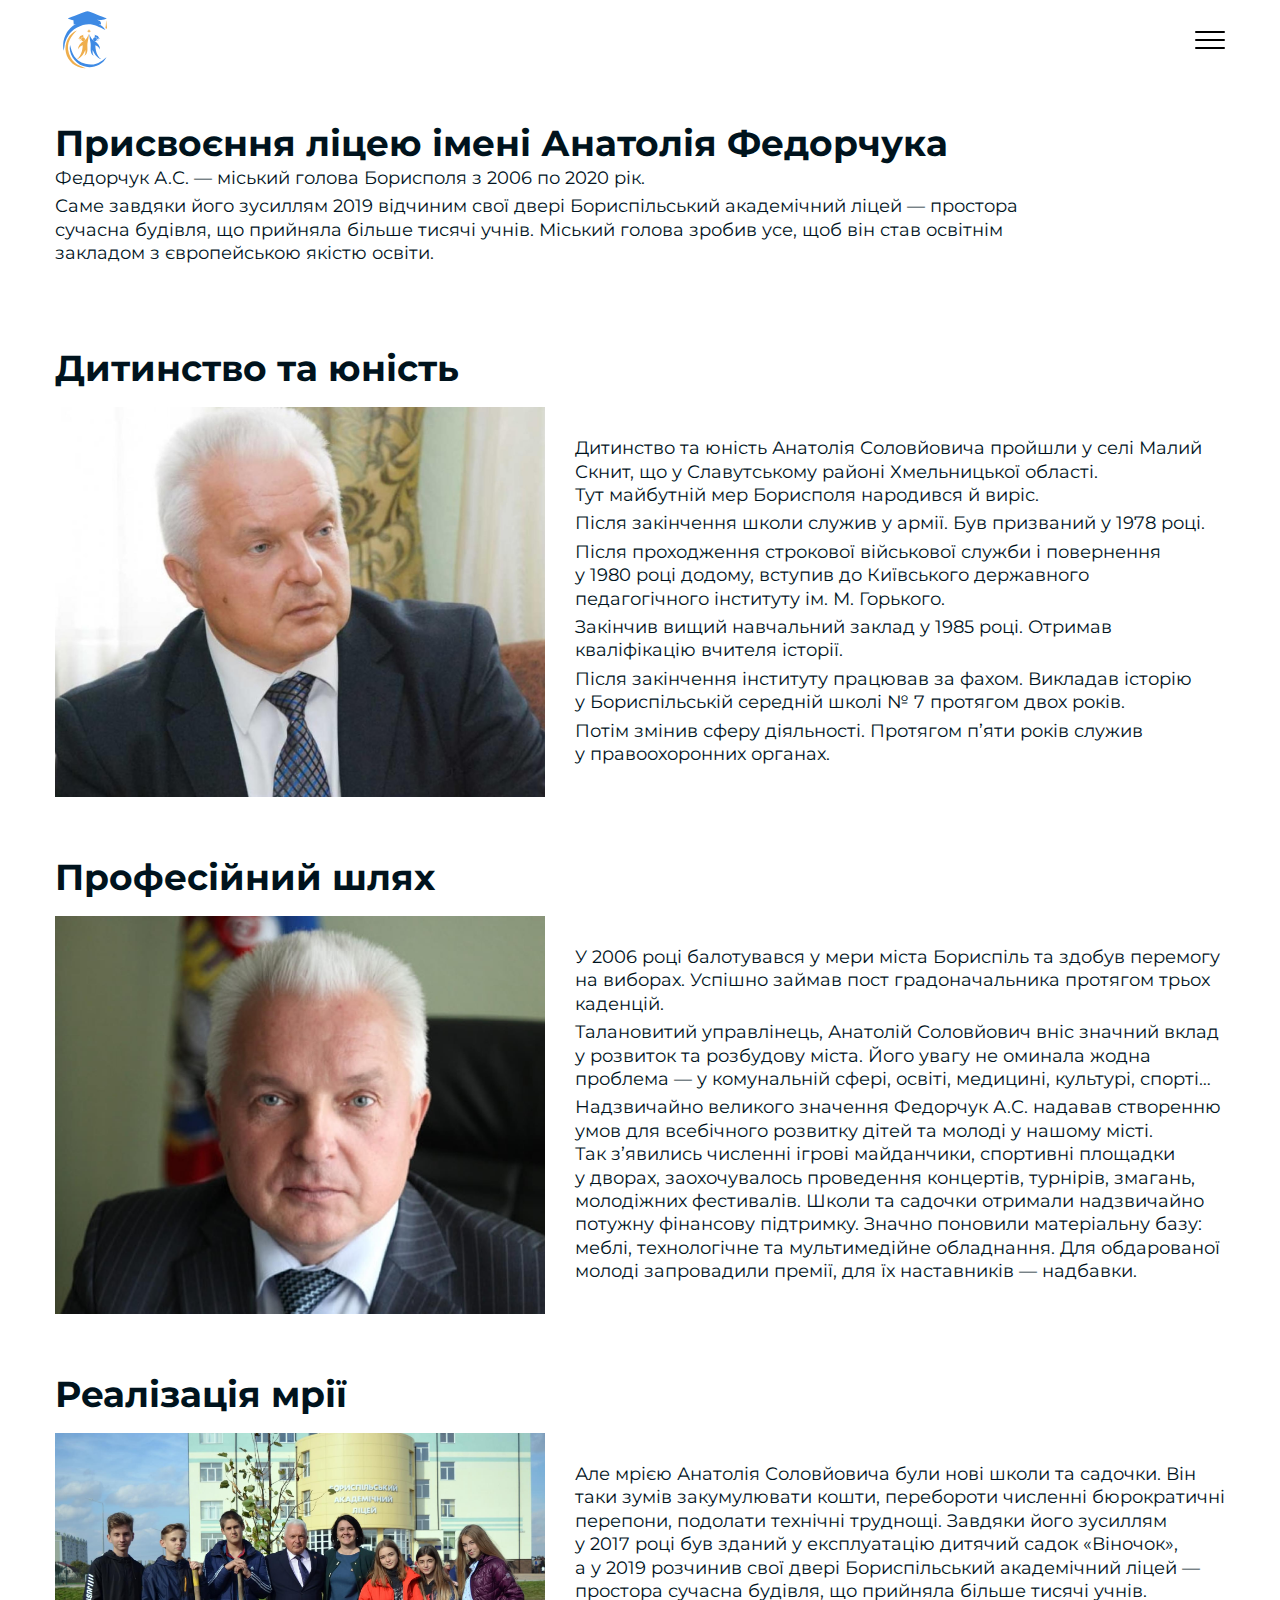
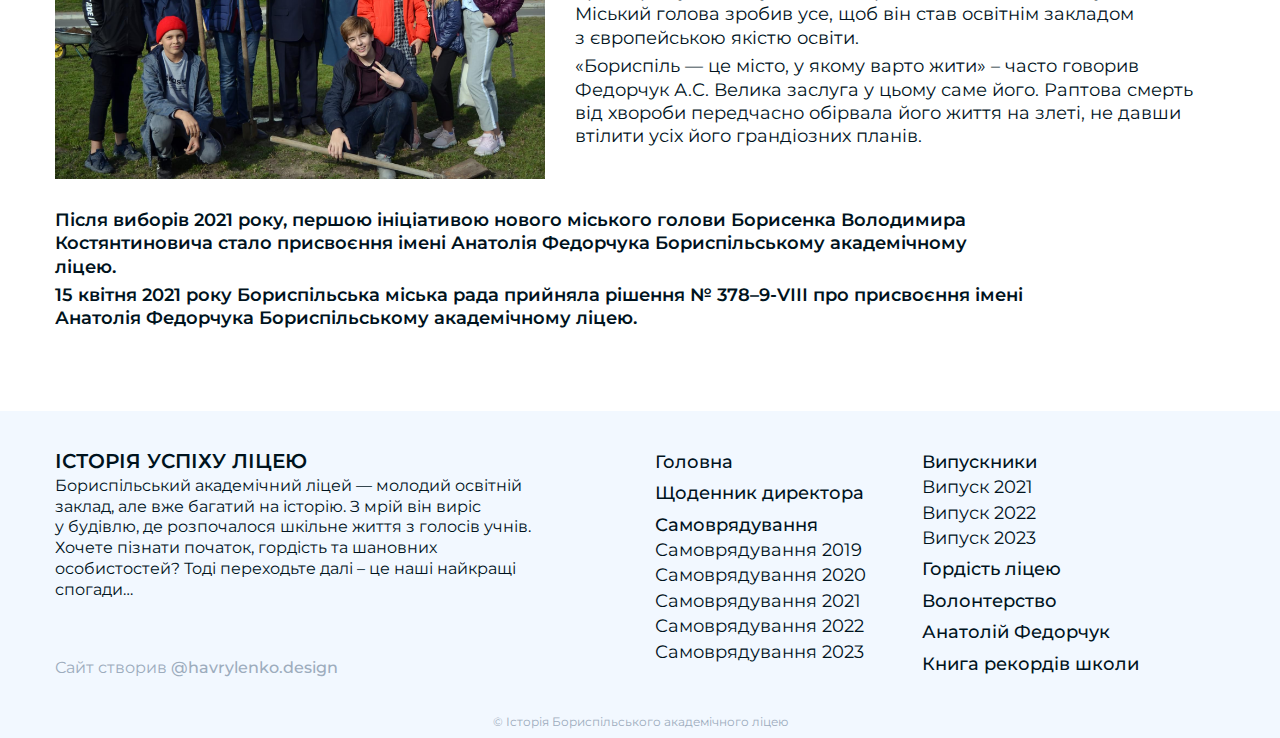
<file: fedorchuk.html>
<!doctype html>
<html lang="ru">

<head>
	<title>Анатолій Федорчук</title>
	<meta charset="UTF-8">
	<meta name="format-detection" content="telephone=no">
	<!-- <style>body{opacity: 0;}</style> -->
	<link rel="stylesheet" href="css/style.min.css?_v=20231229211545">
	<link rel="shortcut icon" href="favicon.ico">
	<!-- <meta name="robots" content="noindex, nofollow"> -->
	<meta name="viewport" content="width=device-width, initial-scale=1.0">
	<link rel="preconnect" href="https://fonts.googleapis.com">
	<link rel="preconnect" href="https://fonts.gstatic.com" crossorigin>
	<link href="https://fonts.googleapis.com/css2?family=Montserrat:wght@300;400;500;600;700&display=swap&_v=20231229211545" rel="stylesheet">
</head>

<body>
	<div class="wrapper header-visible">
		<header class="header">
			<div class="header__container">
				<a href="index.html" class="header__logo"><img src="img/logo.svg" alt=""></a>
				<div class="header__menu menu">
					<button type="button" class="menu__icon icon-menu"><span></span></button>
					<nav class="menu__body">
						<ul class="menu__list">
							<li class="menu__item">
								<span><a href="index.html" class="menu__link">Головна</a></span>
							</li>
							<li class="menu__item">
								<span><a href="history.html" class="menu__link">Щоденник директора</a></span>
							</li>
							<li class="menu__item">
								<span><a href="volonteering.html" class="menu__link">Волонтерство</a></span>
							</li>
							<li class="menu__item">
								<span><a href="pride.html" class="menu__link">Гордість ліцею</a></span>
							</li>
							<li class="menu__item">
								<span><a href="graduates.html" class="menu__link">Випускники</a></span>
								<span><a href="graduation-2021.html" class="menu__sub-link">Випуск 2021</a></span>
								<span><a href="graduation-2022.htm" class="menu__sub-link">Випуск 2022</a></span>
								<span><a href="graduation-2023.htm" class="menu__sub-link">Випуск 2023</a></span>
							</li>
							<li class="menu__item">
								<span><a href="selfgoverment-intro.html" class="menu__link">Самоврядування</a></span>
								<span><a href="selfgoverment-2019.html" class="menu__sub-link">Самоврядування 2019</a></span>
								<span><a href="selfgoverment-2020.html" class="menu__sub-link">Самоврядування 2020</a></span>
								<span><a href="selfgoverment-2021.html" class="menu__sub-link">Самоврядування 2021</a></span>
								<span><a href="selfgoverment-2022.html" class="menu__sub-link">Самоврядування 2022</a></span>
								<span><a href="selfgoverment-2023.html" class="menu__sub-link">Самоврядування 2023</a></span>
							</li>
							<li class="menu__item">
								<span><a href="http://balrecords.org" target="_blank" class="menu__link">Книга рекордів школи</a></span>
							</li>
							<li class="menu__item">
								<span><a href="fedorchuk.html" class="menu__link">Анатолій Федорчук</a></span>
							</li>
						</ul>
					</nav>
				</div>
			</div>
		</header>
		<main class="fedorchuk">
			<div class="fedorchuk__container">
				<section class="fedorchuk__intro intro-fedorchuk">
					<h1 class="intro-fedorchuk__title title">
						Присвоєння ліцею імені Анатолія Федорчука
					</h1>
					<div class="intro-fedorchuk__text text">
						<p>
							Федорчук А.С. — міський голова Борисполя з 2006 по 2020 рік.
						</p>
						<p>
							Саме завдяки його зусиллям 2019 відчиним свої двері
							Бориспільський академічний ліцей — простора сучасна будівля,
							що прийняла більше тисячі учнів. Міський голова зробив усе,
							щоб він став освітнім закладом з європейською якістю освіти.
						</p>
					</div>
				</section>
				<section class="fedorchuk__main">
					<div class="fedorchuk__block block-fedorchuk">
						<h2 class="block-fedorchuk__title title">Дитинство та юність</h2>
						<div class="block-fedorchuk__body">
							<div class="block-fedorchuk__image-ibg">
								<img src="img/fedorchuk/1.jpg" alt="" />
							</div>
							<div class="block-fedorchuk__text text">
								<p>
									Дитинство та юність Анатолія Соловйовича пройшли у селі
									Малий Скнит, що у Славутському районі Хмельницької області.
									Тут майбутній мер Борисполя народився й виріс.
								</p>
								<p>
									Після закінчення школи служив у армії. Був призваний
									у 1978 році.
								</p>
								<p>
									Після проходження строкової військової служби і повернення
									у 1980 році додому, вступив до Київського державного
									педагогічного інституту ім. М. Горького.
								</p>
								<p>
									Закінчив вищий навчальний заклад у 1985 році. Отримав
									кваліфікацію вчителя історії.
								</p>
								<p>
									Після закінчення інституту працював за фахом. Викладав
									історію у Бориспільській середній школі № 7 протягом двох
									років.
								</p>
								<p>
									Потім змінив сферу діяльності. Протягом п’яти років служив
									у правоохоронних органах.
								</p>
							</div>
						</div>
					</div>
					<div class="fedorchuk__block block-fedorchuk">
						<h2 class="block-fedorchuk__title title">Професійний шлях</h2>
						<div class="block-fedorchuk__body">
							<div class="block-fedorchuk__image-ibg">
								<img src="img/fedorchuk/2.jpg" alt="" />
							</div>
							<div class="block-fedorchuk__text text">
								<p>
									У 2006 році балотувався у мери міста Бориспіль та здобув
									перемогу на виборах. Успішно займав пост градоначальника
									протягом трьох каденцій.
								</p>
								<p>
									Талановитий управлінець, Анатолій Соловйович вніс значний
									вклад у розвиток та розбудову міста. Його увагу не оминала
									жодна проблема — у комунальній сфері, освіті, медицині,
									культурі, спорті…
								</p>
								<p>
									Надзвичайно великого значення Федорчук А.С. надавав
									створенню умов для всебічного розвитку дітей та молоді
									у нашому місті. Так з’явились численні ігрові майданчики,
									спортивні площадки у дворах, заохочувалось проведення
									концертів, турнірів, змагань, молодіжних фестивалів. Школи
									та садочки отримали надзвичайно потужну фінансову підтримку.
									Значно поновили матеріальну базу: меблі, технологічне
									та мультимедійне обладнання. Для обдарованої молоді
									запровадили премії, для їх наставників — надбавки.
								</p>
							</div>
						</div>
					</div>
					<div class="fedorchuk__block block-fedorchuk">
						<h2 class="block-fedorchuk__title title">Реалізація мрії</h2>
						<div class="block-fedorchuk__body">
							<div class="block-fedorchuk__image-ibg">
								<img src="img/fedorchuk/3.jpg" alt="" />
							</div>
							<div class="block-fedorchuk__text text">
								<p>
									Але мрією Анатолія Соловйовича були нові школи та садочки.
									Він таки зумів закумулювати кошти, перебороти численні
									бюрократичні перепони, подолати технічні труднощі. Завдяки
									його зусиллям у 2017 році був зданий у експлуатацію дитячий
									садок «Віночок», а у 2019 розчинив свої двері Бориспільський
									академічний ліцей — простора сучасна будівля,
									що прийняла більше тисячі учнів. Міський голова зробив усе,
									щоб він став освітнім закладом з європейською якістю освіти.
								</p>
								<p>
									«Бориспіль — це місто, у якому варто жити» – часто говорив
									Федорчук А.С. Велика заслуга у цьому саме його. Раптова
									смерть від хвороби передчасно обірвала його життя на злеті,
									не давши втілити усіх його грандіозних планів.
								</p>
							</div>
						</div>
					</div>
				</section>
				<section class="fedorchuk__outro outro-fedorchuk">
					<div class="outro-fedorchuk__text text">
						<p>
							Після виборів 2021 року, першою ініціативою нового міського
							голови Борисенка Володимира Костянтиновича стало присвоєння
							імені Анатолія Федорчука Бориспільському академічному ліцею.
						</p>
						<p>
							15 квітня 2021 року Бориспільська міська рада прийняла рішення
							№ 378–9-VІІІ про присвоєння імені Анатолія Федорчука
							Бориспільському академічному ліцею.
						</p>
					</div>
				</section>
			</div>
		</main>
		<footer class="footer">
			<div class="footer__container">
				<div class="footer__content">
					<div class="footer__main main-footer">
						<div class="main-footer__body">
							<div class="main-footer__title">історія успіху ліцею</div>
							<div class="main-footer__text">
								<p>
									Бориспільський академічний ліцей — молодий освітній заклад,
									але вже багатий на історію. З мрій він виріс у будівлю,
									де розпочалося шкільне життя з голосів учнів.
								</p>
								<p>
									Хочете пізнати початок, гордість та шановних особистостей? Тоді
									переходьте далі – це наші найкращі спогади…
								</p>
							</div>
						</div>
						<div class="main-footer__powered-by">
							Сайт створив <a href="https://www.instagram.com/havrylenko.design?igsh=emx2bGsxNmkxZ3Bn" target="_blank">@havrylenko.design</a>
						</div>
					</div>
					<div class="footer__navigation navigation-footer">
						<div class="navigation-footer__columns">
							<div class="navigation-footer__column column-footer">
								<div class="column-footer__item">
									<div class="column-footer__title"><a href="index.html">Головна</a></div>
								</div>
								<div class="column-footer__item">
									<div class="column-footer__title"><a href="history.html">Щоденник директора</a></div>
								</div>
								<div class="column-footer__item">
									<div class="column-footer__title">
										<a href="selfgoverment-intro.html">Самоврядування</a>
									</div>
									<div class="column-footer__link">
										<a href="selfgoverment-2019.html">Самоврядування 2019</a>
									</div>
									<div class="column-footer__link">
										<a href="selfgoverment-2020.html">Самоврядування 2020</a>
									</div>
									<div class="column-footer__link">
										<a href="selfgoverment-2021.html">Самоврядування 2021</a>
									</div>
									<div class="column-footer__link">
										<a href="selfgoverment-2022.html">Самоврядування 2022</a>
									</div>
									<div class="column-footer__link">
										<a href="selfgoverment-2023.html">Самоврядування 2023</a>
									</div>
								</div>
							</div>
							<div class="navigation-footer__column column-footer">
								<div class="column-footer__item">
									<div class="column-footer__title">
										<a href="graduates.html">Випускники</a>
									</div>
									<div class="column-footer__link">
										<a href="graduation-2021.html">Випуск 2021</a>
									</div>
									<div class="column-footer__link">
										<a href="graduation-2022.html">Випуск 2022</a>
									</div>
									<div class="column-footer__link">
										<a href="graduation-2023.html">Випуск 2023</a>
									</div>
								</div>
								<div class="column-footer__item">
									<div class="column-footer__title">
										<a href="pride.html">Гордість ліцею</a>
									</div>
								</div>
								<div class="column-footer__item">
									<div class="column-footer__title">
										<a href="volonteering.html">Волонтерство</a>
									</div>
								</div>
								<div class="column-footer__item">
									<div class="column-footer__title">
										<a href="fedorchuk.html">Анатолій Федорчук</a>
									</div>
								</div>
								<div class="column-footer__item">
									<div class="column-footer__title">
										<a href="http://balrecords.org" target="_blank">Книга рекордів школи</a>
									</div>
								</div>
							</div>
						</div>
					</div>
				</div>
				<div class="footer__copyright">
					© Історія Бориспільського академічного ліцею
				</div>
			</div>
		</footer>

	</div>
	<!-- <div id="popup" aria-hidden="true" class="popup">
	<div class="popup__wrapper">
		<div class="popup__content">
			<button data-close type="button" class="popup__close">Закрити</button>
			<div class="popup__text">
				Text
			</div>
		</div>
	</div>
</div> -->
	<script src="js/app.min.js?_v=20231229211545"></script>
</body>

</html>
</file>
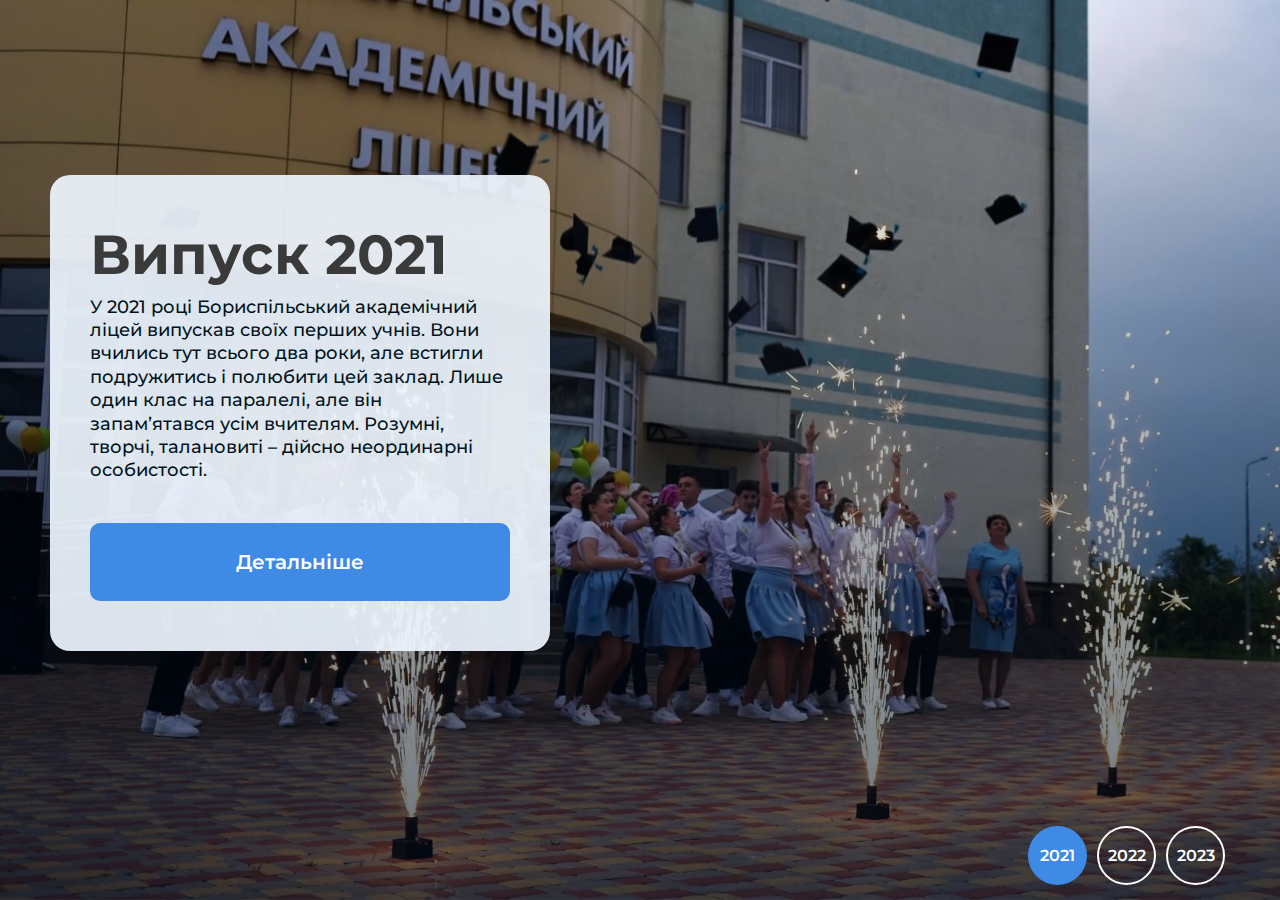
<file: graduates.html>
<!doctype html>
<html lang="ru">

<head>
	<title>Випускники</title>
	<meta charset="UTF-8">
	<meta name="format-detection" content="telephone=no">
	<!-- <style>body{opacity: 0;}</style> -->
	<link rel="stylesheet" href="css/style.min.css?_v=20231229211545">
	<link rel="shortcut icon" href="favicon.ico">
	<!-- <meta name="robots" content="noindex, nofollow"> -->
	<meta name="viewport" content="width=device-width, initial-scale=1.0">
	<link rel="preconnect" href="https://fonts.googleapis.com">
	<link rel="preconnect" href="https://fonts.gstatic.com" crossorigin>
	<link href="https://fonts.googleapis.com/css2?family=Montserrat:wght@300;400;500;600;700&display=swap&_v=20231229211545" rel="stylesheet">
</head>

<body>
	<div class="wrapper">
		<main class="main">
			<section class="main__graduates graduates">
				<div start-count-year="2021" class="graduates__slider slider-graduates slider-graduates_full">
					<div class="slider-graduates__wrapper">
						<div class="slider-graduates__container">
							<div class="slider-graduates__content">
								<div class="slider-graduates__body text-block">
									<h1 class="text-block__title">Випуск 2021</h1>
									<div class="text-block__text text">
										<p>
											У 2021 році Бориспільський академічний ліцей випускав
											своїх перших учнів. Вони вчились тут всього два роки,
											але встигли подружитись і полюбити цей заклад. Лише один
											клас на паралелі, але він запам’ятався усім вчителям.
											Розумні, творчі, талановиті – дійсно неординарні
											особистості.
										</p>
									</div>
									<a href="graduation-2021.html" class="text-block__button">
										Детальніше
									</a>
								</div>
								<div class="slider-graduates__body text-block">
									<h1 class="text-block__title">Випуск 2022</h1>
									<div class="text-block__text text">
										<p>
											Випускники 2022 року... Саме вони були найстаршими
											учнями ліцею у рік його відкриття. Тоді, 14 січня 2019
											року, вони були восьмикласниками. Саме з ними
											запроваджувались традиції, проводились незвичайні свята,
											здобувались перші перемоги. Випускники воєнного часу…
										</p>
									</div>
									<a href="graduation-2022.html" class="text-block__button">
										Детальніше
									</a>
								</div>
								<div class="slider-graduates__body text-block">
									<h1 class="text-block__title">Випуск 2023</h1>
									<div class="text-block__text text">
										<p>
											Дощем і сонцем водночас прощався ліцей на випускному
											вечорі з випускниками 2023 року. Безпосередні і дружні,
											розумні і відповідальні, вони прийшли сюди
											семикласниками. Ковід, війна, повітряні тривоги – на
											їхні шкільні роки випало багато… Але це не завадило їм
											бути щасливими разом
										</p>
									</div>
									<a href="graduation-2023.html" class="text-block__button">
										Детальніше
									</a>
								</div>
							</div>
							<div class="slider-graduates__pagination"></div>
						</div>
						<div class="slider-graduates__image-slides">
							<div class="slider-graduates__image-slide">
								<img src="img/graduates/intro-graduates/2021.jpg" alt="" />
							</div>
							<div class="slider-graduates__image-slide">
								<img src="img/graduates/intro-graduates/2022.jpg" alt="" />
							</div>
							<div class="slider-graduates__image-slide">
								<img src="img/graduates/intro-graduates/2023.jpg" alt="" />
							</div>
						</div>
					</div>
				</div>
			</section>
		</main>
	</div>
	<!-- <div id="popup" aria-hidden="true" class="popup">
	<div class="popup__wrapper">
		<div class="popup__content">
			<button data-close type="button" class="popup__close">Закрити</button>
			<div class="popup__text">
				Text
			</div>
		</div>
	</div>
</div> -->
	<script src="js/app.min.js?_v=20231229211545"></script>
</body>

</html>
</file>
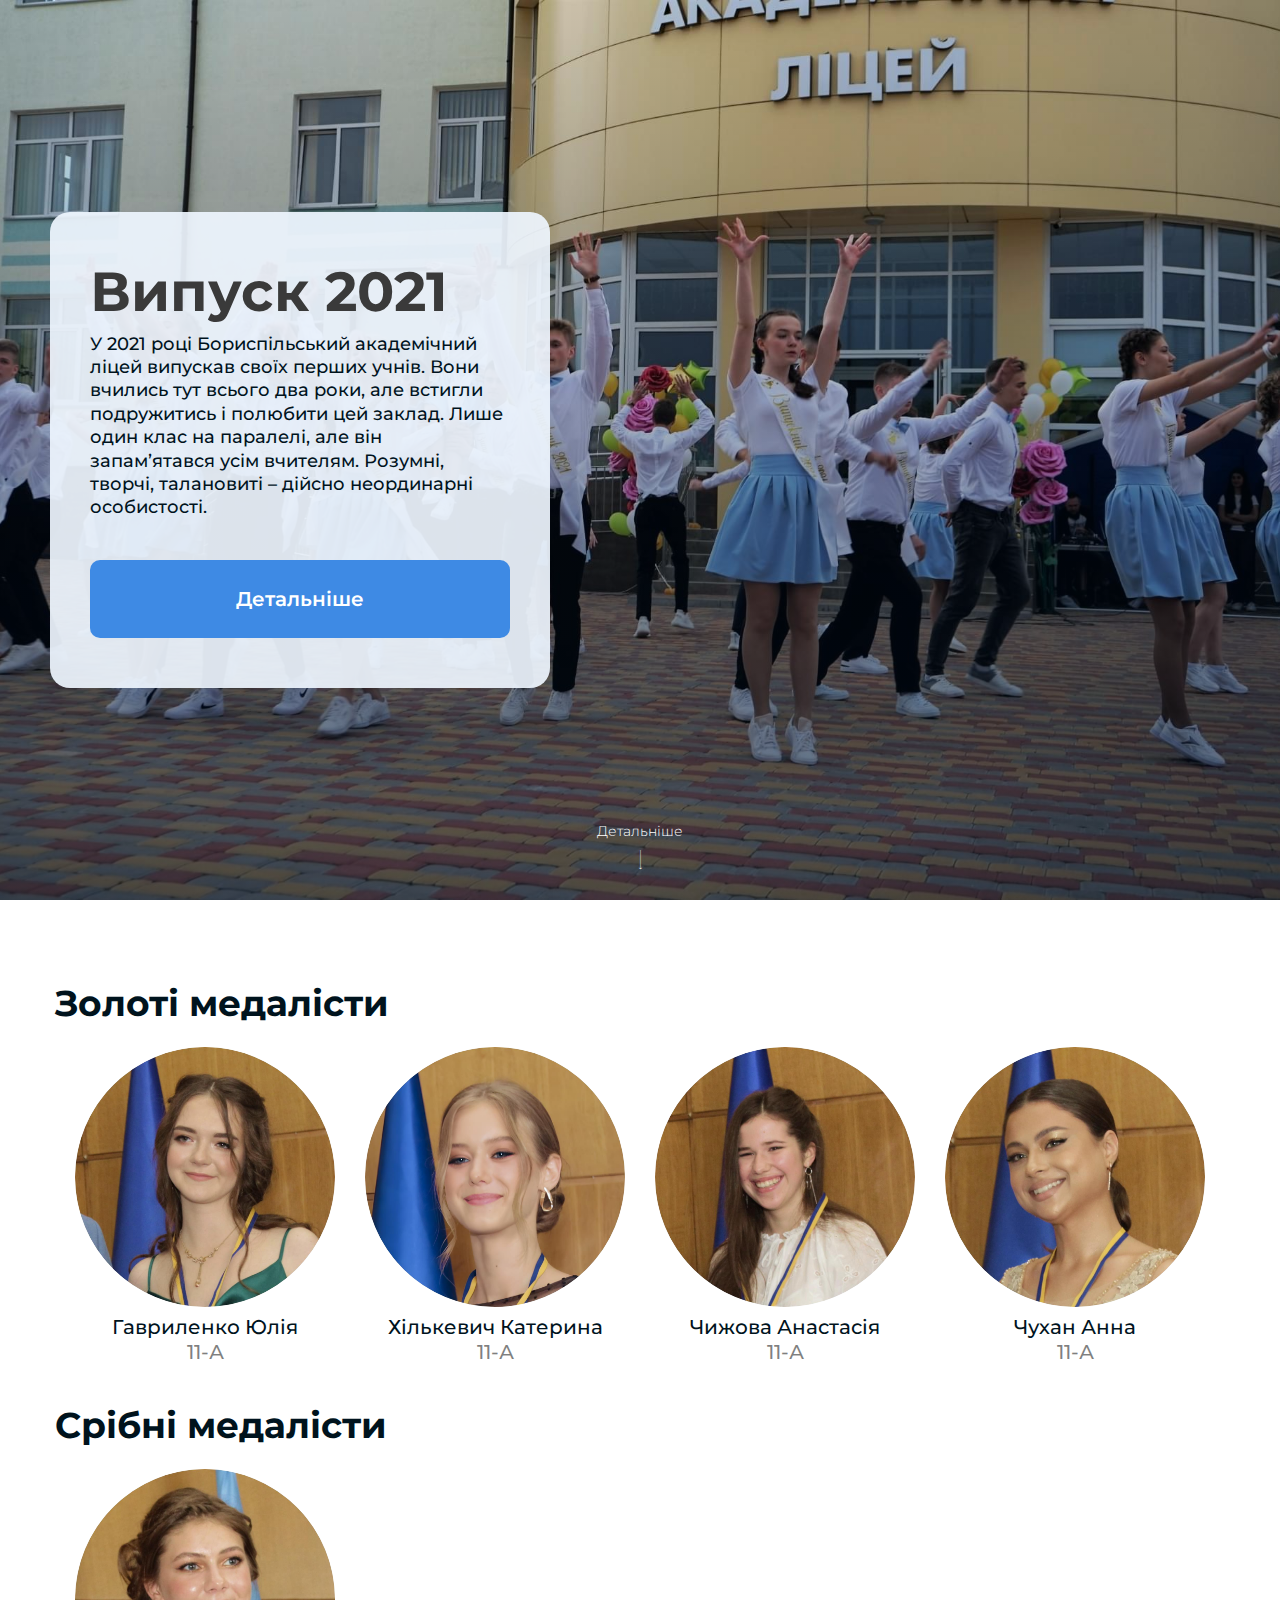
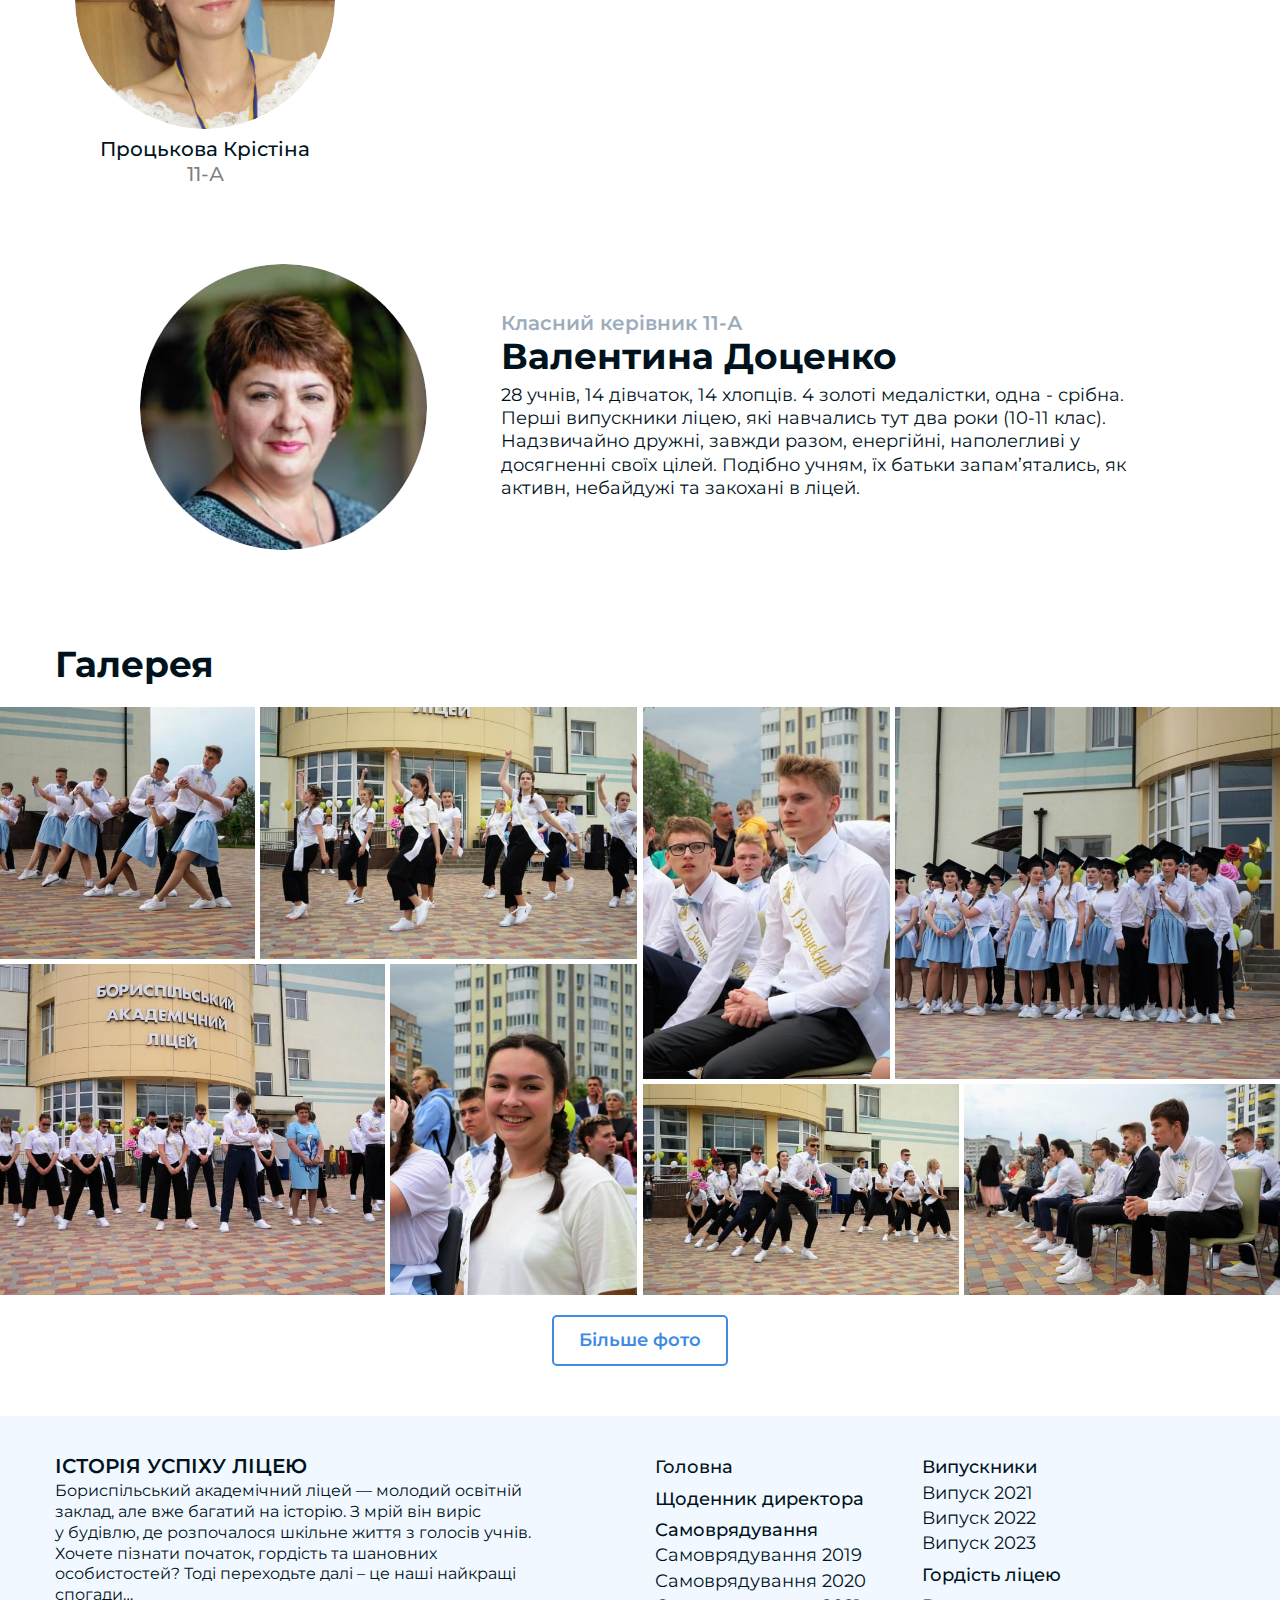
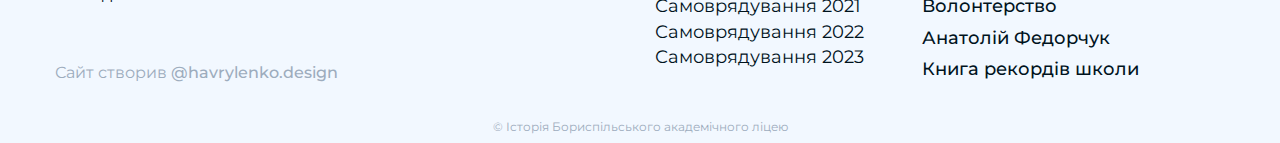
<file: graduation-2021.html>
<!doctype html>
<html lang="ru">

<head>
	<title>Випуск 2021</title>
	<meta charset="UTF-8">
	<meta name="format-detection" content="telephone=no">
	<!-- <style>body{opacity: 0;}</style> -->
	<link rel="stylesheet" href="css/style.min.css?_v=20231229211545">
	<link rel="shortcut icon" href="favicon.ico">
	<!-- <meta name="robots" content="noindex, nofollow"> -->
	<meta name="viewport" content="width=device-width, initial-scale=1.0">
	<link rel="preconnect" href="https://fonts.googleapis.com">
	<link rel="preconnect" href="https://fonts.gstatic.com" crossorigin>
	<link href="https://fonts.googleapis.com/css2?family=Montserrat:wght@300;400;500;600;700&display=swap&_v=20231229211545" rel="stylesheet">
</head>

<body>
	<div class="wrapper">
		<header class="header">
			<div class="header__container">
				<a href="index.html" class="header__logo"><img src="img/logo.svg" alt=""></a>
				<div class="header__menu menu">
					<button type="button" class="menu__icon icon-menu"><span></span></button>
					<nav class="menu__body">
						<ul class="menu__list">
							<li class="menu__item">
								<span><a href="index.html" class="menu__link">Головна</a></span>
							</li>
							<li class="menu__item">
								<span><a href="history.html" class="menu__link">Щоденник директора</a></span>
							</li>
							<li class="menu__item">
								<span><a href="volonteering.html" class="menu__link">Волонтерство</a></span>
							</li>
							<li class="menu__item">
								<span><a href="pride.html" class="menu__link">Гордість ліцею</a></span>
							</li>
							<li class="menu__item">
								<span><a href="graduates.html" class="menu__link">Випускники</a></span>
								<span><a href="graduation-2021.html" class="menu__sub-link">Випуск 2021</a></span>
								<span><a href="graduation-2022.htm" class="menu__sub-link">Випуск 2022</a></span>
								<span><a href="graduation-2023.htm" class="menu__sub-link">Випуск 2023</a></span>
							</li>
							<li class="menu__item">
								<span><a href="selfgoverment-intro.html" class="menu__link">Самоврядування</a></span>
								<span><a href="selfgoverment-2019.html" class="menu__sub-link">Самоврядування 2019</a></span>
								<span><a href="selfgoverment-2020.html" class="menu__sub-link">Самоврядування 2020</a></span>
								<span><a href="selfgoverment-2021.html" class="menu__sub-link">Самоврядування 2021</a></span>
								<span><a href="selfgoverment-2022.html" class="menu__sub-link">Самоврядування 2022</a></span>
								<span><a href="selfgoverment-2023.html" class="menu__sub-link">Самоврядування 2023</a></span>
							</li>
							<li class="menu__item">
								<span><a href="http://balrecords.org" target="_blank" class="menu__link">Книга рекордів школи</a></span>
							</li>
							<li class="menu__item">
								<span><a href="fedorchuk.html" class="menu__link">Анатолій Федорчук</a></span>
							</li>
						</ul>
					</nav>
				</div>
			</div>
		</header>
		<main class="main">
			<section class="main__intro-showpage intro-showpage">
				<div class="intro-showpage__container">
					<div class="intro-showpage__body text-block">
						<h1 class="text-block__title">Випуск 2021</h1>
						<div class="text-block__text text">
							<p>
								У 2021 році Бориспільський академічний ліцей випускав своїх
								перших учнів. Вони вчились тут всього два роки, але встигли
								подружитись і полюбити цей заклад. Лише один клас на паралелі,
								але він запам’ятався усім вчителям. Розумні, творчі,
								талановиті – дійсно неординарні особистості.
							</p>
						</div>
						<a href="#" data-goto-header data-goto=".main__medalists-showpage" class="text-block__button">
							Детальніше
						</a>
					</div>
					<div class="intro-showpage__more more">
						Детальніше
						<span class="_icon-arrow"></span>
					</div>
				</div>
				<div class="intro-showpage__image">
					<img src="img/graduates/2021.jpg" alt="" />
				</div>
			</section>
			<section class="main__medalists-showpage medalists-showpage">
				<div class="medalists-showpage__container">
					<div class="medalists-showpage__block">
						<h2 class="medalists-showpage__title title">Золоті медалісти</h2>
						<div class="medalists-showpage__items">
							<div class="medalists-showpage__item">
								<div class="medalists-showpage__avatar">
									<img src="img/medalists/2021/gavrilenko.jpg" alt="" />
								</div>
								<div class="medalists-showpage__body">
									<div class="medalists-showpage__name">Гавриленко Юлія</div>
									<div class="medalists-showpage__grade">11-А</div>
								</div>
							</div>
							<div class="medalists-showpage__item">
								<div class="medalists-showpage__avatar">
									<img src="img/medalists/2021/hilkevich.jpg" alt="" />
								</div>
								<div class="medalists-showpage__body">
									<div class="medalists-showpage__name">
										Хількевич Катерина
									</div>
									<div class="medalists-showpage__grade">11-А</div>
								</div>
							</div>
							<div class="medalists-showpage__item">
								<div class="medalists-showpage__avatar">
									<img src="img/medalists/2021/chizhova.jpg" alt="" />
								</div>
								<div class="medalists-showpage__body">
									<div class="medalists-showpage__name">Чижова Анастасія</div>
									<div class="medalists-showpage__grade">11-А</div>
								</div>
							</div>
							<div class="medalists-showpage__item">
								<div class="medalists-showpage__avatar">
									<img src="img/medalists/2021/chukhan.jpg" alt="" />
								</div>
								<div class="medalists-showpage__body">
									<div class="medalists-showpage__name">Чухан Анна</div>
									<div class="medalists-showpage__grade">11-А</div>
								</div>
							</div>
						</div>
					</div>
					<div class="medalists-showpage__block">
						<h2 class="medalists-showpage__title title">Срібні медалісти</h2>
						<div class="medalists-showpage__items">
							<div class="medalists-showpage__item">
								<div class="medalists-showpage__avatar">
									<img src="img/medalists/2021/prozkova.jpg" alt="" />
								</div>
								<div class="medalists-showpage__body">
									<div class="medalists-showpage__name">
										Процькова Крістіна
									</div>
									<div class="medalists-showpage__grade">11-А</div>
								</div>
							</div>
						</div>
					</div>
				</div>
			</section>
			<section class="main__quote quote">
				<div class="quote__container">
					<div class="quote__slider swiper">
						<div class="quote__wrapper swiper-wrapper">
							<div class="quote__slide swiper-slide">
								<div class="slide-quote__content">
									<div class="slide-quote__avatar">
										<img src="img/teachers/dotsenko.jpg" alt="" />
									</div>
									<div class="slide-quote__body">
										<div class="slide-quote__sub-title">
											Класний керівник 11-А
										</div>
										<div class="slide-quote__name">Валентина Доценко</div>
										<div class="slide-quote__text text">
											<p>
												28 учнів, 14 дівчаток, 14 хлопців. 4 золоті
												медалістки, одна - срібна. Перші випускники ліцею, які
												навчались тут два роки (10-11 клас). Надзвичайно
												дружні, завжди разом, енергійні, наполегливі у
												досягненні своїх цілей. Подібно учням, їх батьки
												запам’ятались, як активн, небайдужі та закохані в
												ліцей.
											</p>
										</div>
									</div>
								</div>
							</div>
						</div>
					</div>
					<div class="quote__controls quote-controls">
						<div class="quote-controls__navigation">
							<button type="button" class="quote-controls-button-prev quote-controls-button swiper-button swiper-button-prev _icon-arrow-small"></button>
							<button type="button" class="quote-controls-button-next quote-controls-button swiper-button swiper-button-next _icon-arrow-small"></button>
						</div>
						<div class="quote-controls__pagination pagination-controls"></div>
					</div>
				</div>
			</section>
			<section class="main__gallery-showpage gallery">
				<div class="gallery__container">
					<h3 class="gallery__title title">Галерея</h3>
				</div>
				<div class="gallery__content">
					<div class="gallery__items gallery__flex">
						<div class="gallery__left gallery__flex">
							<div class="gallery__left-top gallery__flex">
								<div class="gallery__left-top_1 gallery__image">
									<img src="img/gallery/graduation-2021/left/top/1.jpg" alt="" />
								</div>
								<div class="gallery__left-top_2 gallery__image">
									<img src="img/gallery/graduation-2021/left/top/2.jpg" alt="" />
								</div>
							</div>
							<div class="gallery__left-bottom gallery__flex">
								<div class="gallery__left-bottom_1 gallery__image">
									<img src="img/gallery/graduation-2021/left/bottom/1.jpg" alt="" />
								</div>
								<div class="gallery__left-bottom_2 gallery__image">
									<img src="img/gallery/graduation-2021/left/bottom/2.jpg" alt="" />
								</div>
							</div>
						</div>
						<div class="gallery__right gallery__flex">
							<div class="gallery__right-top gallery__flex">
								<div class="gallery__right-top_1 gallery__image">
									<img src="img/gallery/graduation-2021/right/top/1.jpg" alt="" />
								</div>
								<div class="gallery__right-top_2 gallery__image">
									<img src="img/gallery/graduation-2021/right/top/2.jpg" alt="" />
								</div>
							</div>
							<div class="gallery__right-bottom gallery__flex">
								<div class="gallery__right-bottom_1 gallery__image">
									<img src="img/gallery/graduation-2021/right/bottom/1.jpg" alt="" />
								</div>
								<div class="gallery__right-bottom_2 gallery__image">
									<img src="img/gallery/graduation-2021/right/bottom/2.jpg" alt="" />
								</div>
							</div>
						</div>
					</div>
				</div>
				<div class="gallery__container">
					<a href="" class="gallery__button button"> Більше фото </a>
				</div>
			</section>
		</main>
		<footer class="footer">
			<div class="footer__container">
				<div class="footer__content">
					<div class="footer__main main-footer">
						<div class="main-footer__body">
							<div class="main-footer__title">історія успіху ліцею</div>
							<div class="main-footer__text">
								<p>
									Бориспільський академічний ліцей — молодий освітній заклад,
									але вже багатий на історію. З мрій він виріс у будівлю,
									де розпочалося шкільне життя з голосів учнів.
								</p>
								<p>
									Хочете пізнати початок, гордість та шановних особистостей? Тоді
									переходьте далі – це наші найкращі спогади…
								</p>
							</div>
						</div>
						<div class="main-footer__powered-by">
							Сайт створив <a href="https://www.instagram.com/havrylenko.design?igsh=emx2bGsxNmkxZ3Bn" target="_blank">@havrylenko.design</a>
						</div>
					</div>
					<div class="footer__navigation navigation-footer">
						<div class="navigation-footer__columns">
							<div class="navigation-footer__column column-footer">
								<div class="column-footer__item">
									<div class="column-footer__title"><a href="index.html">Головна</a></div>
								</div>
								<div class="column-footer__item">
									<div class="column-footer__title"><a href="history.html">Щоденник директора</a></div>
								</div>
								<div class="column-footer__item">
									<div class="column-footer__title">
										<a href="selfgoverment-intro.html">Самоврядування</a>
									</div>
									<div class="column-footer__link">
										<a href="selfgoverment-2019.html">Самоврядування 2019</a>
									</div>
									<div class="column-footer__link">
										<a href="selfgoverment-2020.html">Самоврядування 2020</a>
									</div>
									<div class="column-footer__link">
										<a href="selfgoverment-2021.html">Самоврядування 2021</a>
									</div>
									<div class="column-footer__link">
										<a href="selfgoverment-2022.html">Самоврядування 2022</a>
									</div>
									<div class="column-footer__link">
										<a href="selfgoverment-2023.html">Самоврядування 2023</a>
									</div>
								</div>
							</div>
							<div class="navigation-footer__column column-footer">
								<div class="column-footer__item">
									<div class="column-footer__title">
										<a href="graduates.html">Випускники</a>
									</div>
									<div class="column-footer__link">
										<a href="graduation-2021.html">Випуск 2021</a>
									</div>
									<div class="column-footer__link">
										<a href="graduation-2022.html">Випуск 2022</a>
									</div>
									<div class="column-footer__link">
										<a href="graduation-2023.html">Випуск 2023</a>
									</div>
								</div>
								<div class="column-footer__item">
									<div class="column-footer__title">
										<a href="pride.html">Гордість ліцею</a>
									</div>
								</div>
								<div class="column-footer__item">
									<div class="column-footer__title">
										<a href="volonteering.html">Волонтерство</a>
									</div>
								</div>
								<div class="column-footer__item">
									<div class="column-footer__title">
										<a href="fedorchuk.html">Анатолій Федорчук</a>
									</div>
								</div>
								<div class="column-footer__item">
									<div class="column-footer__title">
										<a href="http://balrecords.org" target="_blank">Книга рекордів школи</a>
									</div>
								</div>
							</div>
						</div>
					</div>
				</div>
				<div class="footer__copyright">
					© Історія Бориспільського академічного ліцею
				</div>
			</div>
		</footer>

	</div>
	<!-- <div id="popup" aria-hidden="true" class="popup">
	<div class="popup__wrapper">
		<div class="popup__content">
			<button data-close type="button" class="popup__close">Закрити</button>
			<div class="popup__text">
				Text
			</div>
		</div>
	</div>
</div> -->
	<script src="js/app.min.js?_v=20231229211545"></script>
</body>

</html>
</file>
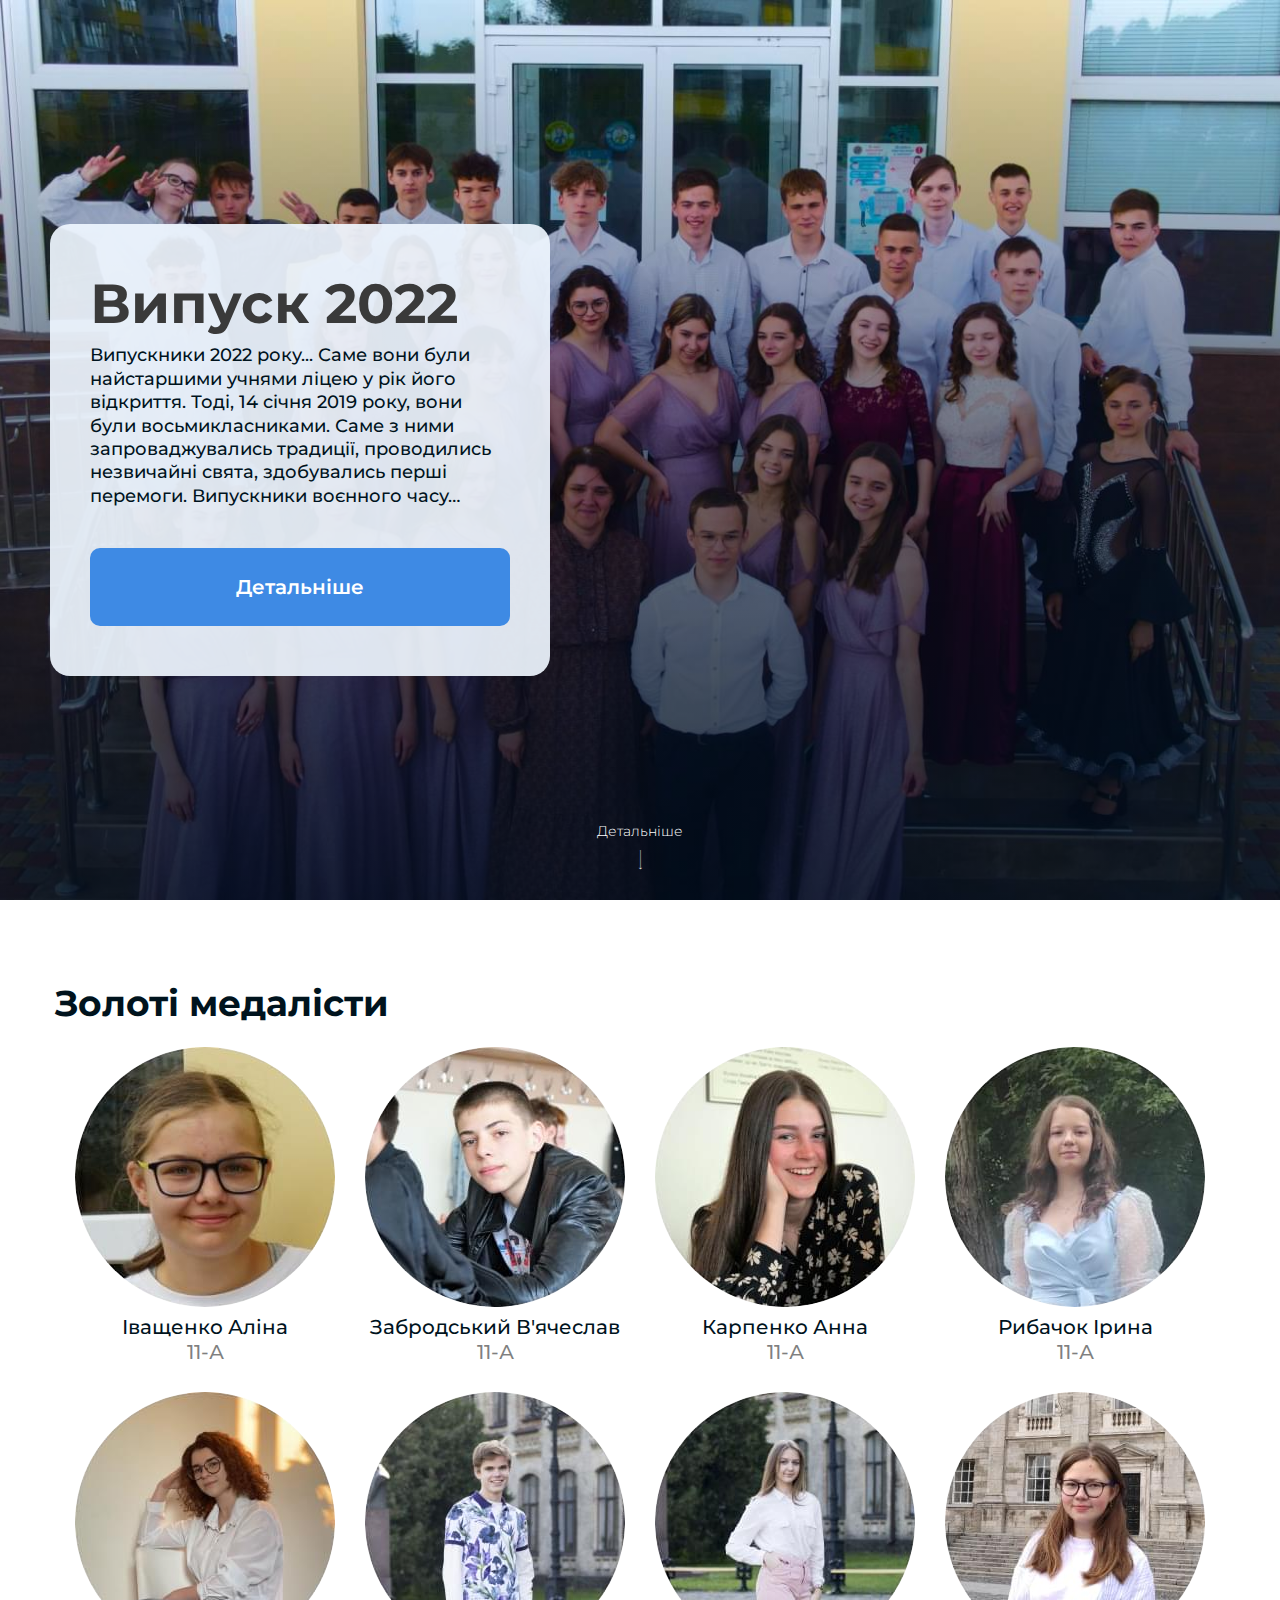
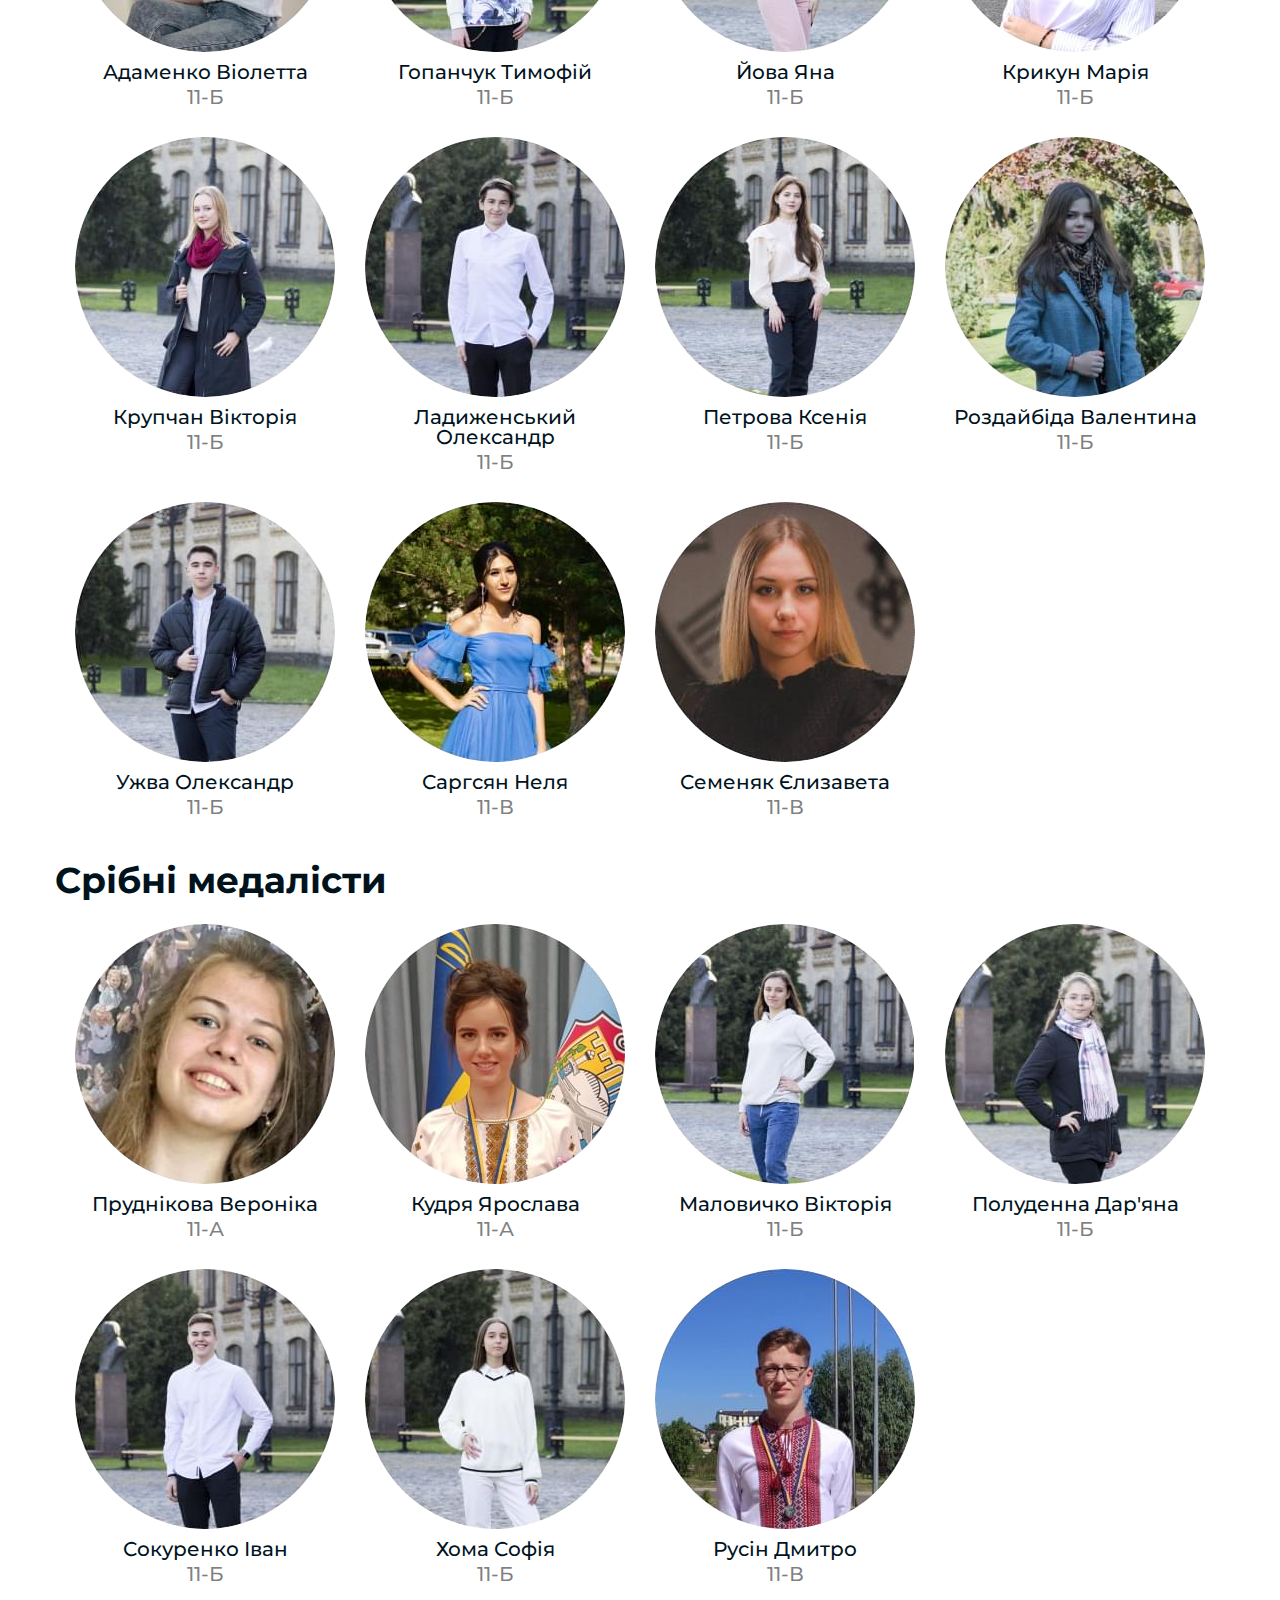
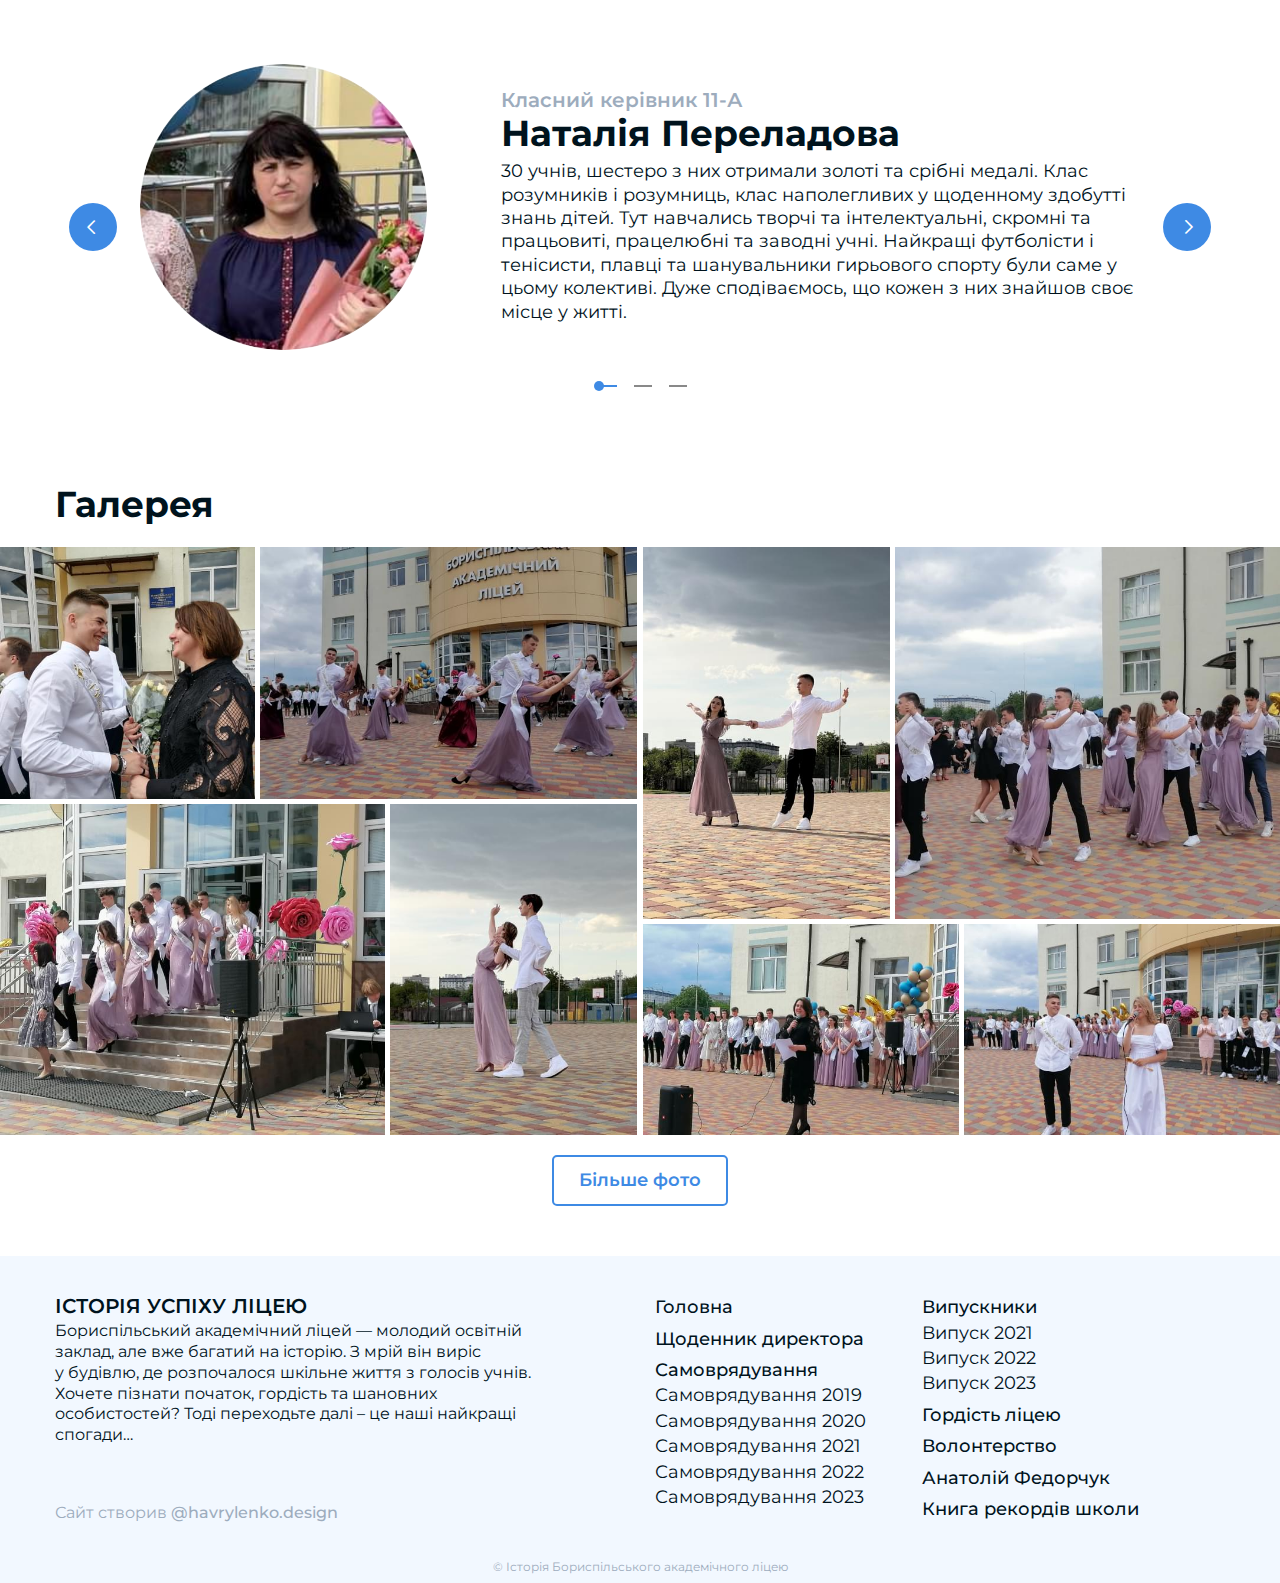
<file: graduation-2022.html>
<!doctype html>
<html lang="ru">

<head>
	<title>Випуск 2022</title>
	<meta charset="UTF-8">
	<meta name="format-detection" content="telephone=no">
	<!-- <style>body{opacity: 0;}</style> -->
	<link rel="stylesheet" href="css/style.min.css?_v=20231229211545">
	<link rel="shortcut icon" href="favicon.ico">
	<!-- <meta name="robots" content="noindex, nofollow"> -->
	<meta name="viewport" content="width=device-width, initial-scale=1.0">
	<link rel="preconnect" href="https://fonts.googleapis.com">
	<link rel="preconnect" href="https://fonts.gstatic.com" crossorigin>
	<link href="https://fonts.googleapis.com/css2?family=Montserrat:wght@300;400;500;600;700&display=swap&_v=20231229211545" rel="stylesheet">
</head>

<body>
	<div class="wrapper">
		<header class="header">
			<div class="header__container">
				<a href="index.html" class="header__logo"><img src="img/logo.svg" alt=""></a>
				<div class="header__menu menu">
					<button type="button" class="menu__icon icon-menu"><span></span></button>
					<nav class="menu__body">
						<ul class="menu__list">
							<li class="menu__item">
								<span><a href="index.html" class="menu__link">Головна</a></span>
							</li>
							<li class="menu__item">
								<span><a href="history.html" class="menu__link">Щоденник директора</a></span>
							</li>
							<li class="menu__item">
								<span><a href="volonteering.html" class="menu__link">Волонтерство</a></span>
							</li>
							<li class="menu__item">
								<span><a href="pride.html" class="menu__link">Гордість ліцею</a></span>
							</li>
							<li class="menu__item">
								<span><a href="graduates.html" class="menu__link">Випускники</a></span>
								<span><a href="graduation-2021.html" class="menu__sub-link">Випуск 2021</a></span>
								<span><a href="graduation-2022.htm" class="menu__sub-link">Випуск 2022</a></span>
								<span><a href="graduation-2023.htm" class="menu__sub-link">Випуск 2023</a></span>
							</li>
							<li class="menu__item">
								<span><a href="selfgoverment-intro.html" class="menu__link">Самоврядування</a></span>
								<span><a href="selfgoverment-2019.html" class="menu__sub-link">Самоврядування 2019</a></span>
								<span><a href="selfgoverment-2020.html" class="menu__sub-link">Самоврядування 2020</a></span>
								<span><a href="selfgoverment-2021.html" class="menu__sub-link">Самоврядування 2021</a></span>
								<span><a href="selfgoverment-2022.html" class="menu__sub-link">Самоврядування 2022</a></span>
								<span><a href="selfgoverment-2023.html" class="menu__sub-link">Самоврядування 2023</a></span>
							</li>
							<li class="menu__item">
								<span><a href="http://balrecords.org" target="_blank" class="menu__link">Книга рекордів школи</a></span>
							</li>
							<li class="menu__item">
								<span><a href="fedorchuk.html" class="menu__link">Анатолій Федорчук</a></span>
							</li>
						</ul>
					</nav>
				</div>
			</div>
		</header>
		<main class="main">
			<section class="main__intro-showpage intro-showpage">
				<div class="intro-showpage__container">
					<div class="intro-showpage__body text-block">
						<h1 class="text-block__title">Випуск 2022</h1>
						<div class="text-block__text text">
							<p>
								Випускники 2022 року... Саме вони були найстаршими учнями
								ліцею у рік його відкриття. Тоді, 14 січня 2019 року, вони
								були восьмикласниками. Саме з ними запроваджувались традиції,
								проводились незвичайні свята, здобувались перші перемоги.
								Випускники воєнного часу…
							</p>
						</div>
						<a href="#" data-goto-header data-goto=".main__medalists-showpage" class="text-block__button">
							Детальніше
						</a>
					</div>
					<div class="intro-showpage__more more">
						Детальніше
						<span class="_icon-arrow"></span>
					</div>
				</div>
				<div class="intro-showpage__image">
					<img src="img/graduates/2022.jpg" alt="" />
				</div>
			</section>
			<section class="main__medalists-showpage medalists-showpage">
				<div class="medalists-showpage__container">
					<div class="medalists-showpage__block">
						<h2 class="medalists-showpage__title title">Золоті медалісти</h2>
						<div class="medalists-showpage__items">
							<div class="medalists-showpage__item">
								<div class="medalists-showpage__avatar">
									<img src="img/medalists/2022/ivastsenko.jpg" alt="" />
								</div>
								<div class="medalists-showpage__body">
									<div class="medalists-showpage__name">Іващенко Аліна</div>
									<div class="medalists-showpage__grade">11-А</div>
								</div>
							</div>
							<div class="medalists-showpage__item">
								<div class="medalists-showpage__avatar">
									<img src="img/medalists/2022/zabrodskiy.jpg" alt="" />
								</div>
								<div class="medalists-showpage__body">
									<div class="medalists-showpage__name">Забродський В'ячеслав</div>
									<div class="medalists-showpage__grade">11-А</div>
								</div>
							</div>
							<div class="medalists-showpage__item">
								<div class="medalists-showpage__avatar">
									<img src="img/medalists/2022/karpenko.jpg" alt="" />
								</div>
								<div class="medalists-showpage__body">
									<div class="medalists-showpage__name">Карпенко Анна</div>
									<div class="medalists-showpage__grade">11-А</div>
								</div>
							</div>
							<div class="medalists-showpage__item">
								<div class="medalists-showpage__avatar">
									<img src="img/medalists/2022/ribachok.jpg" alt="" />
								</div>
								<div class="medalists-showpage__body">
									<div class="medalists-showpage__name">Рибачок Ірина</div>
									<div class="medalists-showpage__grade">11-А</div>
								</div>
							</div>
							<div class="medalists-showpage__item">
								<div class="medalists-showpage__avatar">
									<img src="img/medalists/2022/adamenko.jpg" alt="" />
								</div>
								<div class="medalists-showpage__body">
									<div class="medalists-showpage__name">Адаменко Віолетта</div>
									<div class="medalists-showpage__grade">11-Б</div>
								</div>
							</div>
							<div class="medalists-showpage__item">
								<div class="medalists-showpage__avatar">
									<img src="img/medalists/2022/gapanchuk.jpg" alt="" />
								</div>
								<div class="medalists-showpage__body">
									<div class="medalists-showpage__name">Гопанчук Тимофій</div>
									<div class="medalists-showpage__grade">11-Б</div>
								</div>
							</div>
							<div class="medalists-showpage__item">
								<div class="medalists-showpage__avatar">
									<img src="img/medalists/2022/iova.jpg" alt="" />
								</div>
								<div class="medalists-showpage__body">
									<div class="medalists-showpage__name">Йова Яна</div>
									<div class="medalists-showpage__grade">11-Б</div>
								</div>
							</div>
							<div class="medalists-showpage__item">
								<div class="medalists-showpage__avatar">
									<img src="img/medalists/2022/krikun.jpg" alt="" />
								</div>
								<div class="medalists-showpage__body">
									<div class="medalists-showpage__name">Крикун Марія</div>
									<div class="medalists-showpage__grade">11-Б</div>
								</div>
							</div>
							<div class="medalists-showpage__item">
								<div class="medalists-showpage__avatar">
									<img src="img/medalists/2022/krupchak.jpg" alt="" />
								</div>
								<div class="medalists-showpage__body">
									<div class="medalists-showpage__name">Крупчан Вікторія</div>
									<div class="medalists-showpage__grade">11-Б</div>
								</div>
							</div>
							<div class="medalists-showpage__item">
								<div class="medalists-showpage__avatar">
									<img src="img/medalists/2022/ladizhenskiy.jpg" alt="" />
								</div>
								<div class="medalists-showpage__body">
									<div class="medalists-showpage__name">Ладиженський Олександр</div>
									<div class="medalists-showpage__grade">11-Б</div>
								</div>
							</div>
							<div class="medalists-showpage__item">
								<div class="medalists-showpage__avatar">
									<img src="img/medalists/2022/petrova.jpg" alt="" />
								</div>
								<div class="medalists-showpage__body">
									<div class="medalists-showpage__name">Петрова Ксенія</div>
									<div class="medalists-showpage__grade">11-Б</div>
								</div>
							</div>
							<div class="medalists-showpage__item">
								<div class="medalists-showpage__avatar">
									<img src="img/medalists/2022/rozdaibida.jpg" alt="" />
								</div>
								<div class="medalists-showpage__body">
									<div class="medalists-showpage__name">Роздайбіда Валентина</div>
									<div class="medalists-showpage__grade">11-Б</div>
								</div>
							</div>
							<div class="medalists-showpage__item">
								<div class="medalists-showpage__avatar">
									<img src="img/medalists/2022/uzhva.jpg" alt="" />
								</div>
								<div class="medalists-showpage__body">
									<div class="medalists-showpage__name">Ужва Олександр</div>
									<div class="medalists-showpage__grade">11-Б</div>
								</div>
							</div>
							<div class="medalists-showpage__item">
								<div class="medalists-showpage__avatar">
									<img src="img/medalists/2022/sargsyan.jpg" alt="" />
								</div>
								<div class="medalists-showpage__body">
									<div class="medalists-showpage__name">Саргсян Неля</div>
									<div class="medalists-showpage__grade">11-В</div>
								</div>
							</div>
							<div class="medalists-showpage__item">
								<div class="medalists-showpage__avatar">
									<img src="img/medalists/2022/semeniak.jpg" alt="" />
								</div>
								<div class="medalists-showpage__body">
									<div class="medalists-showpage__name">Семеняк Єлизавета</div>
									<div class="medalists-showpage__grade">11-В</div>
								</div>
							</div>
						</div>
					</div>
					<div class="medalists-showpage__block">
						<h2 class="medalists-showpage__title title">Срібні медалісти</h2>
						<div class="medalists-showpage__items">
							<div class="medalists-showpage__item">
								<div class="medalists-showpage__avatar">
									<img src="img/medalists/2022/prudnikova.jpg" alt="" />
								</div>
								<div class="medalists-showpage__body">
									<div class="medalists-showpage__name">Пруднікова Вероніка</div>
									<div class="medalists-showpage__grade">11-А</div>
								</div>
							</div>
							<div class="medalists-showpage__item">
								<div class="medalists-showpage__avatar">
									<img src="img/medalists/2022/kudrya.jpg" alt="" />
								</div>
								<div class="medalists-showpage__body">
									<div class="medalists-showpage__name">Кудря Ярослава</div>
									<div class="medalists-showpage__grade">11-А</div>
								</div>
							</div>
							<div class="medalists-showpage__item">
								<div class="medalists-showpage__avatar">
									<img src="img/medalists/2022/malovichko.jpg" alt="" />
								</div>
								<div class="medalists-showpage__body">
									<div class="medalists-showpage__name">Маловичко Вікторія</div>
									<div class="medalists-showpage__grade">11-Б</div>
								</div>
							</div>
							<div class="medalists-showpage__item">
								<div class="medalists-showpage__avatar">
									<img src="img/medalists/2022/poludenna.jpg" alt="" />
								</div>
								<div class="medalists-showpage__body">
									<div class="medalists-showpage__name">Полуденна Дар'яна</div>
									<div class="medalists-showpage__grade">11-Б</div>
								</div>
							</div>
							<div class="medalists-showpage__item">
								<div class="medalists-showpage__avatar">
									<img src="img/medalists/2022/sokurenko.jpg" alt="" />
								</div>
								<div class="medalists-showpage__body">
									<div class="medalists-showpage__name">Сокуренко Іван</div>
									<div class="medalists-showpage__grade">11-Б</div>
								</div>
							</div>
							<div class="medalists-showpage__item">
								<div class="medalists-showpage__avatar">
									<img src="img/medalists/2022/homa.jpg" alt="" />
								</div>
								<div class="medalists-showpage__body">
									<div class="medalists-showpage__name">Хома Софія</div>
									<div class="medalists-showpage__grade">11-Б</div>
								</div>
							</div>
							<div class="medalists-showpage__item">
								<div class="medalists-showpage__avatar">
									<img src="img/medalists/2022/rusin.jpg" alt="" />
								</div>
								<div class="medalists-showpage__body">
									<div class="medalists-showpage__name">Русін Дмитро</div>
									<div class="medalists-showpage__grade">11-В</div>
								</div>
							</div>
						</div>
					</div>
				</div>
			</section>
			<section class="main__quote quote">
				<div class="quote__container">
					<div class="quote__slider swiper">
						<div class="quote__wrapper swiper-wrapper">
							<div class="quote__slide swiper-slide">
								<div class="slide-quote__content">
									<div class="slide-quote__avatar">
										<img src="img/teachers/pereladova.jpg" alt="" />
									</div>
									<div class="slide-quote__body">
										<div class="slide-quote__sub-title">
											Класний керівник 11-А
										</div>
										<div class="slide-quote__name">Наталія Переладова</div>
										<div class="slide-quote__text text">
											<p>
												30 учнів, шестеро з них отримали золоті та срібні
												медалі. Клас розумників і розумниць, клас наполегливих
												у щоденному здобутті знань дітей. Тут навчались творчі
												та інтелектуальні, скромні та працьовиті, працелюбні
												та заводні учні. Найкращі футболісти і тенісисти,
												плавці та шанувальники гирьового спорту були саме у
												цьому колективі. Дуже сподіваємось, що кожен з них
												знайшов своє місце у житті.
											</p>
										</div>
									</div>
								</div>
							</div>
							<div class="quote__slide swiper-slide">
								<div class="slide-quote__content">
									<div class="slide-quote__avatar">
										<img src="img/teachers/purdenko.jpg" alt="" />
									</div>
									<div class="slide-quote__body">
										<div class="slide-quote__sub-title">
											Класний керівник 11-Б
										</div>
										<div class="slide-quote__name">Тетяна Пурденко</div>
										<div class="slide-quote__text text">
											<p>
												У класі 29 випускників. Кожен із них – справжня
												особистість, а усі разом – чудовий, талановитий клас.
												15 учнів закінчили ліцей з відмінними результатами, з
												них 13 медалістів – 9 золотих та 4 срібних. У класі
												навчались переможці міського та обласного етапів
												олімпіад з хімії, фізики, астрономії та математики,
												лауреат премії імені П. Чубинського. 5 з них закінчили
												музичну школу, 6 були активними учасниками народного
												хореографічного ансамблю « Радість». Серед
												різноманіття захоплень є заняття вокалом, малюванням,
												гончарством, рукоділлям, поезією та складанням пісень.
											</p>
										</div>
									</div>
								</div>
							</div>
							<div class="quote__slide swiper-slide">
								<div class="slide-quote__content">
									<div class="slide-quote__avatar">
										<img src="img/teachers/zheltyakova.jpg" alt="" />
									</div>
									<div class="slide-quote__body">
										<div class="slide-quote__sub-title">
											Класний керівник 11-В
										</div>
										<div class="slide-quote__name">Вікторія Желтякова</div>
										<div class="slide-quote__text text">
											<p>
												У ньому навчалось 24 учні. Троє випускників отримали
												медалі за високі досягнення у навчанні. Тут навчались
												майбутні вчені, які ще зі шкільних років вміють
												вивчати і досліджувати. Саме ці юні науковці захищали
												честь нашого закладу на міському, обласному та
												всеукраїнському рівні. Дружний клас, у якому кожен
												відчував себе комфортно, і діти, і вчителі.
												Доброзичливі, щирі, комунікабельні, завжди радо
												приходили на допомогу. А ще - дуже скромні і часто не
												афішували свої таланти і досягнення. Ми точно знаємо,
												що кожен із них у своєму житті доб'ється успіху.
											</p>
										</div>
									</div>
								</div>
							</div>
						</div>
					</div>
					<div class="quote__controls quote-controls">
						<div class="quote-controls__navigation">
							<button type="button" class="quote-controls-button-prev quote-controls-button swiper-button swiper-button-prev _icon-arrow-small"></button>
							<button type="button" class="quote-controls-button-next quote-controls-button swiper-button swiper-button-next _icon-arrow-small"></button>
						</div>
						<div class="quote-controls__pagination pagination-controls"></div>
					</div>
				</div>
			</section>
			<section class="main__gallery-showpage gallery">
				<div class="gallery__container">
					<h3 class="gallery__title title">Галерея</h3>
				</div>
				<div class="gallery__content">
					<div class="gallery__items gallery__flex">
						<div class="gallery__left gallery__flex">
							<div class="gallery__left-top gallery__flex">
								<div class="gallery__left-top_1 gallery__image">
									<img src="img/gallery/graduation-2022/left/top/1.jpg" alt="" />
								</div>
								<div class="gallery__left-top_2 gallery__image">
									<img src="img/gallery/graduation-2022/left/top/2.jpg" alt="" />
								</div>
							</div>
							<div class="gallery__left-bottom gallery__flex">
								<div class="gallery__left-bottom_1 gallery__image">
									<img src="img/gallery/graduation-2022/left/bottom/1.jpg" alt="" />
								</div>
								<div class="gallery__left-bottom_2 gallery__image">
									<img src="img/gallery/graduation-2022/left/bottom/2.jpg" alt="" />
								</div>
							</div>
						</div>
						<div class="gallery__right gallery__flex">
							<div class="gallery__right-top gallery__flex">
								<div class="gallery__right-top_1 gallery__image">
									<img src="img/gallery/graduation-2022/right/top/1.jpg" alt="" />
								</div>
								<div class="gallery__right-top_2 gallery__image">
									<img src="img/gallery/graduation-2022/right/top/2.jpg" alt="" />
								</div>
							</div>
							<div class="gallery__right-bottom gallery__flex">
								<div class="gallery__right-bottom_1 gallery__image">
									<img src="img/gallery/graduation-2022/right/bottom/1.jpg" alt="" />
								</div>
								<div class="gallery__right-bottom_2 gallery__image">
									<img src="img/gallery/graduation-2022/right/bottom/2.jpg" alt="" />
								</div>
							</div>
						</div>
					</div>
				</div>
				<div class="gallery__container">
					<a href="" class="gallery__button button"> Більше фото </a>
				</div>
			</section>
		</main>
		<footer class="footer">
			<div class="footer__container">
				<div class="footer__content">
					<div class="footer__main main-footer">
						<div class="main-footer__body">
							<div class="main-footer__title">історія успіху ліцею</div>
							<div class="main-footer__text">
								<p>
									Бориспільський академічний ліцей — молодий освітній заклад,
									але вже багатий на історію. З мрій він виріс у будівлю,
									де розпочалося шкільне життя з голосів учнів.
								</p>
								<p>
									Хочете пізнати початок, гордість та шановних особистостей? Тоді
									переходьте далі – це наші найкращі спогади…
								</p>
							</div>
						</div>
						<div class="main-footer__powered-by">
							Сайт створив <a href="https://www.instagram.com/havrylenko.design?igsh=emx2bGsxNmkxZ3Bn" target="_blank">@havrylenko.design</a>
						</div>
					</div>
					<div class="footer__navigation navigation-footer">
						<div class="navigation-footer__columns">
							<div class="navigation-footer__column column-footer">
								<div class="column-footer__item">
									<div class="column-footer__title"><a href="index.html">Головна</a></div>
								</div>
								<div class="column-footer__item">
									<div class="column-footer__title"><a href="history.html">Щоденник директора</a></div>
								</div>
								<div class="column-footer__item">
									<div class="column-footer__title">
										<a href="selfgoverment-intro.html">Самоврядування</a>
									</div>
									<div class="column-footer__link">
										<a href="selfgoverment-2019.html">Самоврядування 2019</a>
									</div>
									<div class="column-footer__link">
										<a href="selfgoverment-2020.html">Самоврядування 2020</a>
									</div>
									<div class="column-footer__link">
										<a href="selfgoverment-2021.html">Самоврядування 2021</a>
									</div>
									<div class="column-footer__link">
										<a href="selfgoverment-2022.html">Самоврядування 2022</a>
									</div>
									<div class="column-footer__link">
										<a href="selfgoverment-2023.html">Самоврядування 2023</a>
									</div>
								</div>
							</div>
							<div class="navigation-footer__column column-footer">
								<div class="column-footer__item">
									<div class="column-footer__title">
										<a href="graduates.html">Випускники</a>
									</div>
									<div class="column-footer__link">
										<a href="graduation-2021.html">Випуск 2021</a>
									</div>
									<div class="column-footer__link">
										<a href="graduation-2022.html">Випуск 2022</a>
									</div>
									<div class="column-footer__link">
										<a href="graduation-2023.html">Випуск 2023</a>
									</div>
								</div>
								<div class="column-footer__item">
									<div class="column-footer__title">
										<a href="pride.html">Гордість ліцею</a>
									</div>
								</div>
								<div class="column-footer__item">
									<div class="column-footer__title">
										<a href="volonteering.html">Волонтерство</a>
									</div>
								</div>
								<div class="column-footer__item">
									<div class="column-footer__title">
										<a href="fedorchuk.html">Анатолій Федорчук</a>
									</div>
								</div>
								<div class="column-footer__item">
									<div class="column-footer__title">
										<a href="http://balrecords.org" target="_blank">Книга рекордів школи</a>
									</div>
								</div>
							</div>
						</div>
					</div>
				</div>
				<div class="footer__copyright">
					© Історія Бориспільського академічного ліцею
				</div>
			</div>
		</footer>

	</div>
	<!-- <div id="popup" aria-hidden="true" class="popup">
	<div class="popup__wrapper">
		<div class="popup__content">
			<button data-close type="button" class="popup__close">Закрити</button>
			<div class="popup__text">
				Text
			</div>
		</div>
	</div>
</div> -->
	<script src="js/app.min.js?_v=20231229211545"></script>
</body>

</html>
</file>
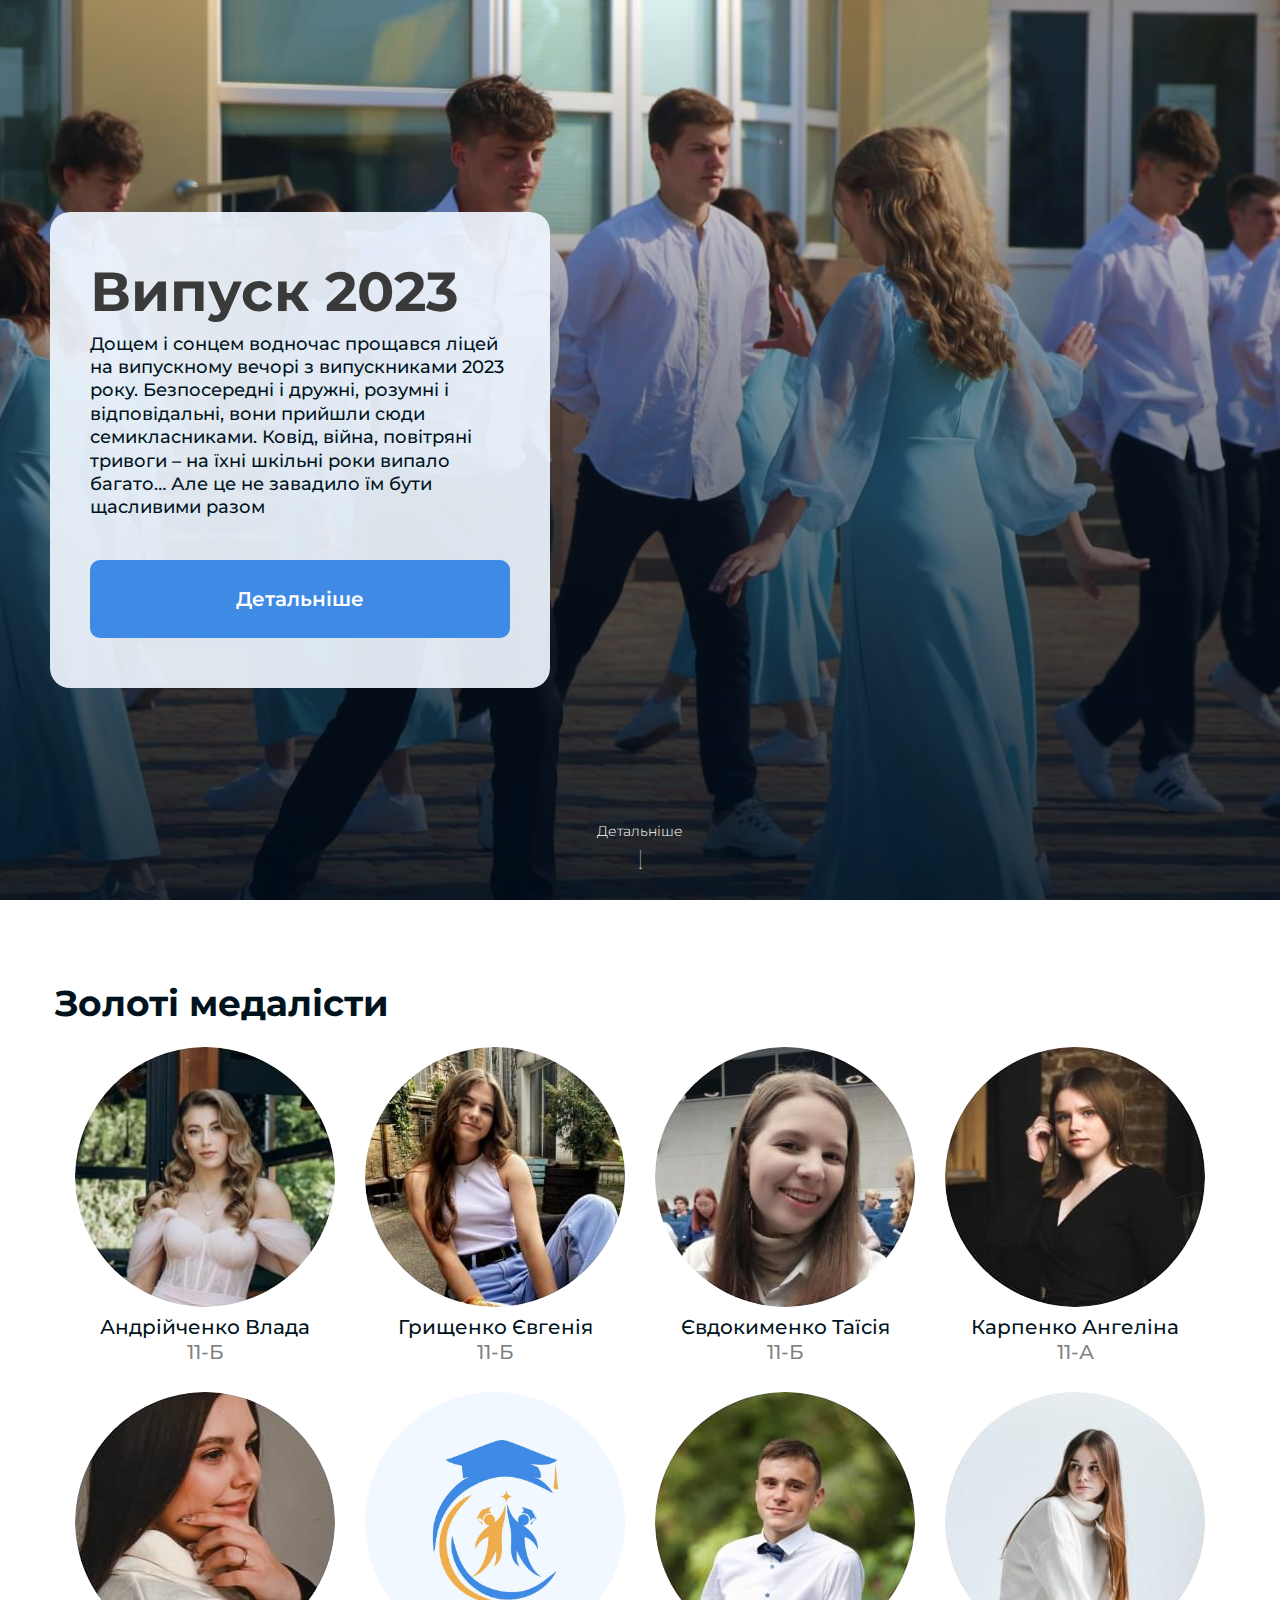
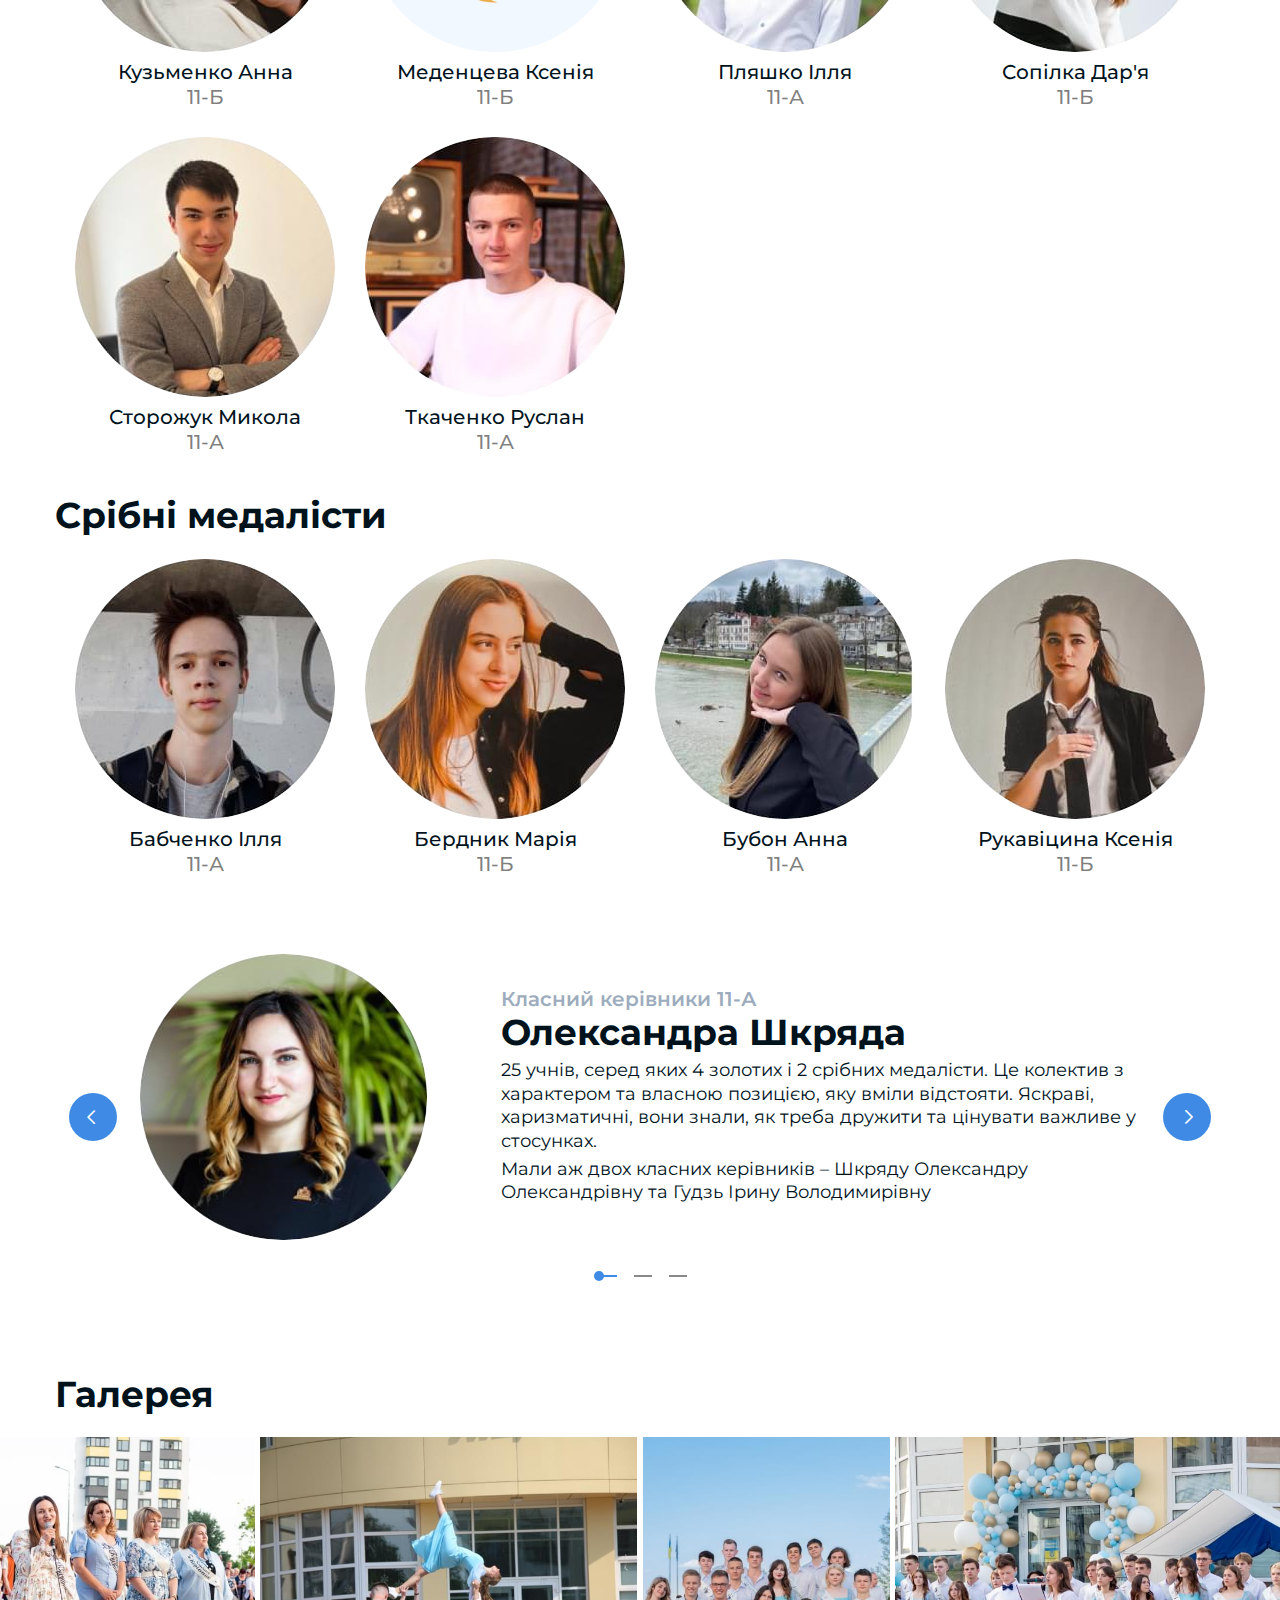
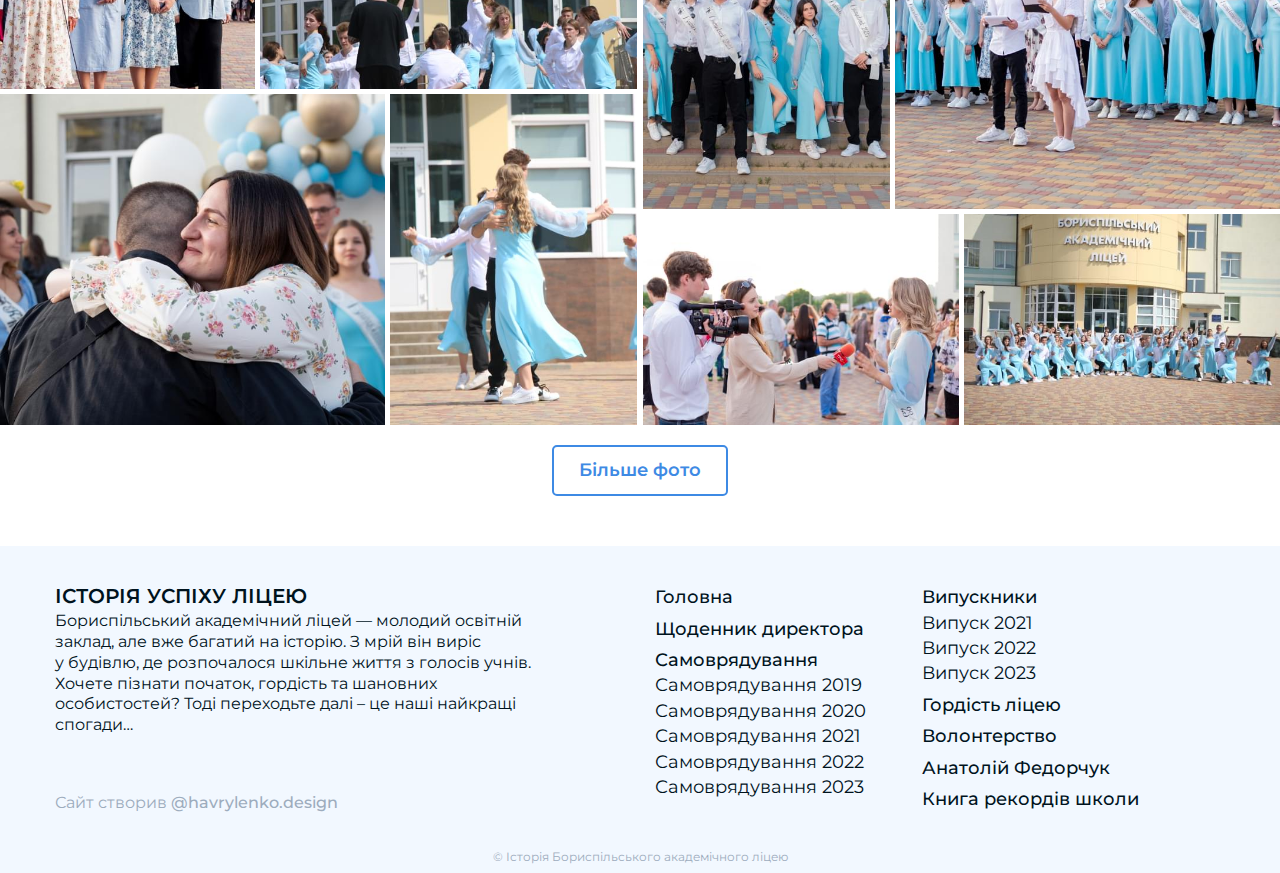
<file: graduation-2023.html>
<!doctype html>
<html lang="ru">

<head>
	<title>Випуск 2023</title>
	<meta charset="UTF-8">
	<meta name="format-detection" content="telephone=no">
	<!-- <style>body{opacity: 0;}</style> -->
	<link rel="stylesheet" href="css/style.min.css?_v=20231229211545">
	<link rel="shortcut icon" href="favicon.ico">
	<!-- <meta name="robots" content="noindex, nofollow"> -->
	<meta name="viewport" content="width=device-width, initial-scale=1.0">
	<link rel="preconnect" href="https://fonts.googleapis.com">
	<link rel="preconnect" href="https://fonts.gstatic.com" crossorigin>
	<link href="https://fonts.googleapis.com/css2?family=Montserrat:wght@300;400;500;600;700&display=swap&_v=20231229211545" rel="stylesheet">
</head>

<body>
	<div class="wrapper">
		<header class="header">
			<div class="header__container">
				<a href="index.html" class="header__logo"><img src="img/logo.svg" alt=""></a>
				<div class="header__menu menu">
					<button type="button" class="menu__icon icon-menu"><span></span></button>
					<nav class="menu__body">
						<ul class="menu__list">
							<li class="menu__item">
								<span><a href="index.html" class="menu__link">Головна</a></span>
							</li>
							<li class="menu__item">
								<span><a href="history.html" class="menu__link">Щоденник директора</a></span>
							</li>
							<li class="menu__item">
								<span><a href="volonteering.html" class="menu__link">Волонтерство</a></span>
							</li>
							<li class="menu__item">
								<span><a href="pride.html" class="menu__link">Гордість ліцею</a></span>
							</li>
							<li class="menu__item">
								<span><a href="graduates.html" class="menu__link">Випускники</a></span>
								<span><a href="graduation-2021.html" class="menu__sub-link">Випуск 2021</a></span>
								<span><a href="graduation-2022.htm" class="menu__sub-link">Випуск 2022</a></span>
								<span><a href="graduation-2023.htm" class="menu__sub-link">Випуск 2023</a></span>
							</li>
							<li class="menu__item">
								<span><a href="selfgoverment-intro.html" class="menu__link">Самоврядування</a></span>
								<span><a href="selfgoverment-2019.html" class="menu__sub-link">Самоврядування 2019</a></span>
								<span><a href="selfgoverment-2020.html" class="menu__sub-link">Самоврядування 2020</a></span>
								<span><a href="selfgoverment-2021.html" class="menu__sub-link">Самоврядування 2021</a></span>
								<span><a href="selfgoverment-2022.html" class="menu__sub-link">Самоврядування 2022</a></span>
								<span><a href="selfgoverment-2023.html" class="menu__sub-link">Самоврядування 2023</a></span>
							</li>
							<li class="menu__item">
								<span><a href="http://balrecords.org" target="_blank" class="menu__link">Книга рекордів школи</a></span>
							</li>
							<li class="menu__item">
								<span><a href="fedorchuk.html" class="menu__link">Анатолій Федорчук</a></span>
							</li>
						</ul>
					</nav>
				</div>
			</div>
		</header>
		<main class="main">
			<section class="main__intro-showpage intro-showpage">
				<div class="intro-showpage__container">
					<div class="intro-showpage__body text-block">
						<h1 class="text-block__title">Випуск 2023</h1>
						<div class="text-block__text text">
							<p>
								Дощем і сонцем водночас прощався ліцей на випускному вечорі з
								випускниками 2023 року. Безпосередні і дружні, розумні і
								відповідальні, вони прийшли сюди семикласниками. Ковід, війна,
								повітряні тривоги – на їхні шкільні роки випало багато… Але це
								не завадило їм бути щасливими разом
							</p>
						</div>
						<a href="#" data-goto-header data-goto=".main__medalists-showpage" class="text-block__button">
							Детальніше
						</a>
					</div>
					<div class="intro-showpage__more more">
						Детальніше
						<span class="_icon-arrow"></span>
					</div>
				</div>
				<div class="intro-showpage__image">
					<img src="img/graduates/2023.jpg" alt="" />
				</div>
			</section>
			<section class="main__medalists-showpage medalists-showpage">
				<div class="medalists-showpage__container">
					<div class="medalists-showpage__block">
						<h2 class="medalists-showpage__title title">Золоті медалісти</h2>
						<div class="medalists-showpage__items">
							<div class="medalists-showpage__item">
								<div class="medalists-showpage__avatar">
									<img src="img/medalists/2023/andriichenko.jpg" alt="" />
								</div>
								<div class="medalists-showpage__body">
									<div class="medalists-showpage__name">
										Андрійченко Влада
									</div>
									<div class="medalists-showpage__grade">11-Б</div>
								</div>
							</div>
							<div class="medalists-showpage__item">
								<div class="medalists-showpage__avatar">
									<img src="img/medalists/2023/grishenko.jpg" alt="" />
								</div>
								<div class="medalists-showpage__body">
									<div class="medalists-showpage__name">Грищенко Євгенія</div>
									<div class="medalists-showpage__grade">11-Б</div>
								</div>
							</div>
							<div class="medalists-showpage__item">
								<div class="medalists-showpage__avatar">
									<img src="img/medalists/2023/eudokimenko.jpg" alt="" />
								</div>
								<div class="medalists-showpage__body">
									<div class="medalists-showpage__name">
										Євдокименко Таїсія
									</div>
									<div class="medalists-showpage__grade">11-Б</div>
								</div>
							</div>
							<div class="medalists-showpage__item">
								<div class="medalists-showpage__avatar">
									<img src="img/medalists/2023/karpenko.jpg" alt="" />
								</div>
								<div class="medalists-showpage__body">
									<div class="medalists-showpage__name">
										Карпенко Ангеліна
									</div>
									<div class="medalists-showpage__grade">11-А</div>
								</div>
							</div>
							<div class="medalists-showpage__item">
								<div class="medalists-showpage__avatar">
									<img src="img/medalists/2023/kuzmenko.jpg" alt="" />
								</div>
								<div class="medalists-showpage__body">
									<div class="medalists-showpage__name">Кузьменко Анна</div>
									<div class="medalists-showpage__grade">11-Б</div>
								</div>
							</div>
							<div class="medalists-showpage__item">
								<div class="medalists-showpage__avatar">
									<img src="img/cover.jpg" alt="" />
								</div>
								<div class="medalists-showpage__body">
									<div class="medalists-showpage__name">Меденцева Ксенія</div>
									<div class="medalists-showpage__grade">11-Б</div>
								</div>
							</div>
							<div class="medalists-showpage__item">
								<div class="medalists-showpage__avatar">
									<img src="img/medalists/2023/plyashko.jpg" alt="" />
								</div>
								<div class="medalists-showpage__body">
									<div class="medalists-showpage__name">Пляшко Ілля</div>
									<div class="medalists-showpage__grade">11-А</div>
								</div>
							</div>
							<div class="medalists-showpage__item">
								<div class="medalists-showpage__avatar">
									<img src="img/medalists/2023/sopilka.jpg" alt="" />
								</div>
								<div class="medalists-showpage__body">
									<div class="medalists-showpage__name">Сопілка Дар'я</div>
									<div class="medalists-showpage__grade">11-Б</div>
								</div>
							</div>
							<div class="medalists-showpage__item">
								<div class="medalists-showpage__avatar">
									<img src="img/medalists/2023/storozhyk.jpg" alt="" />
								</div>
								<div class="medalists-showpage__body">
									<div class="medalists-showpage__name">Сторожук Микола</div>
									<div class="medalists-showpage__grade">11-А</div>
								</div>
							</div>
							<div class="medalists-showpage__item">
								<div class="medalists-showpage__avatar">
									<img src="img/medalists/2023/tkachenko.jpg" alt="" />
								</div>
								<div class="medalists-showpage__body">
									<div class="medalists-showpage__name">Ткаченко Руслан</div>
									<div class="medalists-showpage__grade">11-А</div>
								</div>
							</div>
						</div>
					</div>
					<div class="medalists-showpage__block">
						<h2 class="medalists-showpage__title title">Срібні медалісти</h2>
						<div class="medalists-showpage__items">
							<div class="medalists-showpage__item">
								<div class="medalists-showpage__avatar">
									<img src="img/medalists/2023/babchenko.jpg" alt="" />
								</div>
								<div class="medalists-showpage__body">
									<div class="medalists-showpage__name">Бабченко Ілля</div>
									<div class="medalists-showpage__grade">11-А</div>
								</div>
							</div>
							<div class="medalists-showpage__item">
								<div class="medalists-showpage__avatar">
									<img src="img/medalists/2023/berdnick.jpg" alt="" />
								</div>
								<div class="medalists-showpage__body">
									<div class="medalists-showpage__name">Бердник Марія</div>
									<div class="medalists-showpage__grade">11-Б</div>
								</div>
							</div>
							<div class="medalists-showpage__item">
								<div class="medalists-showpage__avatar">
									<img src="img/medalists/2023/bubon.jpg" alt="" />
								</div>
								<div class="medalists-showpage__body">
									<div class="medalists-showpage__name">Бубон Анна</div>
									<div class="medalists-showpage__grade">11-А</div>
								</div>
							</div>
							<div class="medalists-showpage__item">
								<div class="medalists-showpage__avatar">
									<img src="img/medalists/2023/rukavizina.jpg" alt="" />
								</div>
								<div class="medalists-showpage__body">
									<div class="medalists-showpage__name">Рукавіцина Ксенія</div>
									<div class="medalists-showpage__grade">11-Б</div>
								</div>
							</div>
						</div>
					</div>
				</div>
			</section>
			<section class="main__quote quote">
				<div class="quote__container">
					<div class="quote__slider swiper">
						<div class="quote__wrapper swiper-wrapper">
							<div class="quote__slide swiper-slide">
								<div class="slide-quote__content">
									<div class="slide-quote__avatar">
										<img src="img/teachers/shkryada.jpg" alt="" />
									</div>
									<div class="slide-quote__body">
										<div class="slide-quote__sub-title">
											Класний керівники 11-А
										</div>
										<div class="slide-quote__name">Олександра Шкряда</div>
										<div class="slide-quote__text text">
											<p>
												25 учнів, серед яких 4 золотих і 2 срібних медалісти.
												Це колектив з характером та власною позицією, яку
												вміли відстояти. Яскраві, харизматичні, вони знали, як
												треба дружити та цінувати важливе у стосунках.
											</p>
											<p>
												Мали аж двох класних керівників – Шкряду Олександру
												Олександрівну та Гудзь Ірину Володимирівну
											</p>
										</div>
									</div>
								</div>
							</div>
							<div class="quote__slide swiper-slide">
								<div class="slide-quote__content">
									<div class="slide-quote__avatar">
										<img src="img/teachers/maltseva.jpg" alt="" />
									</div>
									<div class="slide-quote__body">
										<div class="slide-quote__sub-title">
											Класний керівники 11-Б
										</div>
										<div class="slide-quote__name">Наталія Мальцева</div>
										<div class="slide-quote__text text">
											<p>
												Із 28 учнів у них було 24 чарівні дівчини, тому в
												класі панував дух ніжності та романтики. Втім, це не
												заважало нашим філологам бути сильними і
												наполегливими, якщо цього вимагали обставини. За
												результатами навчання Золоті медалі отримали п’ять
												випускниць та Срібні - дві.
											</p>
										</div>
									</div>
								</div>
							</div>
							<div class="quote__slide swiper-slide">
								<div class="slide-quote__content">
									<div class="slide-quote__avatar">
										<img src="img/teachers/stihova.jpg" alt="" />
									</div>
									<div class="slide-quote__body">
										<div class="slide-quote__sub-title">
											Класний керівники 11-В
										</div>
										<div class="slide-quote__name">Юлія Стіхова</div>
										<div class="slide-quote__text text">
											<p>
												29 випускників. Саме тут навчалися творчі та
												непересічні особистості. Талановиті актори, вокалісти,
												спортсмени, а ще - просто хороші люди. Багато
												подорожували, хоча через коронавірус та війну це було
												досить складно. Життєрадісний і щирий клас.
											</p>
										</div>
									</div>
								</div>
							</div>
						</div>
					</div>
					<div class="quote__controls quote-controls">
						<div class="quote-controls__navigation">
							<button type="button" class="quote-controls-button-prev quote-controls-button swiper-button swiper-button-prev _icon-arrow-small"></button>
							<button type="button" class="quote-controls-button-next quote-controls-button swiper-button swiper-button-next _icon-arrow-small"></button>
						</div>
						<div class="quote-controls__pagination pagination-controls"></div>
					</div>
				</div>
			</section>
			<section class="main__gallery-showpage gallery">
				<div class="gallery__container">
					<h3 class="gallery__title title">Галерея</h3>
				</div>
				<div class="gallery__content">
					<div class="gallery__items gallery__flex">
						<div class="gallery__left gallery__flex">
							<div class="gallery__left-top gallery__flex">
								<div class="gallery__left-top_1 gallery__image">
									<img src="img/gallery/graduation-2023/left/top/1.jpg" alt="" />
								</div>
								<div class="gallery__left-top_2 gallery__image">
									<img src="img/gallery/graduation-2023/left/top/2.jpg" alt="" />
								</div>
							</div>
							<div class="gallery__left-bottom gallery__flex">
								<div class="gallery__left-bottom_1 gallery__image">
									<img src="img/gallery/graduation-2023/left/bottom/1.jpg" alt="" />
								</div>
								<div class="gallery__left-bottom_2 gallery__image">
									<img src="img/gallery/graduation-2023/left/bottom/2.jpg" alt="" />
								</div>
							</div>
						</div>
						<div class="gallery__right gallery__flex">
							<div class="gallery__right-top gallery__flex">
								<div class="gallery__right-top_1 gallery__image">
									<img src="img/gallery/graduation-2023/right/top/1.jpg" alt="" />
								</div>
								<div class="gallery__right-top_2 gallery__image">
									<img src="img/gallery/graduation-2023/right/top/2.jpg" alt="" />
								</div>
							</div>
							<div class="gallery__right-bottom gallery__flex">
								<div class="gallery__right-bottom_1 gallery__image">
									<img src="img/gallery/graduation-2023/right/bottom/1.jpg" alt="" />
								</div>
								<div class="gallery__right-bottom_2 gallery__image">
									<img src="img/gallery/graduation-2023/right/bottom/2.jpg" alt="" />
								</div>
							</div>
						</div>
					</div>
				</div>
				<div class="gallery__container">
					<a href="" class="gallery__button button"> Більше фото </a>
				</div>
			</section>
		</main>
		<footer class="footer">
			<div class="footer__container">
				<div class="footer__content">
					<div class="footer__main main-footer">
						<div class="main-footer__body">
							<div class="main-footer__title">історія успіху ліцею</div>
							<div class="main-footer__text">
								<p>
									Бориспільський академічний ліцей — молодий освітній заклад,
									але вже багатий на історію. З мрій він виріс у будівлю,
									де розпочалося шкільне життя з голосів учнів.
								</p>
								<p>
									Хочете пізнати початок, гордість та шановних особистостей? Тоді
									переходьте далі – це наші найкращі спогади…
								</p>
							</div>
						</div>
						<div class="main-footer__powered-by">
							Сайт створив <a href="https://www.instagram.com/havrylenko.design?igsh=emx2bGsxNmkxZ3Bn" target="_blank">@havrylenko.design</a>
						</div>
					</div>
					<div class="footer__navigation navigation-footer">
						<div class="navigation-footer__columns">
							<div class="navigation-footer__column column-footer">
								<div class="column-footer__item">
									<div class="column-footer__title"><a href="index.html">Головна</a></div>
								</div>
								<div class="column-footer__item">
									<div class="column-footer__title"><a href="history.html">Щоденник директора</a></div>
								</div>
								<div class="column-footer__item">
									<div class="column-footer__title">
										<a href="selfgoverment-intro.html">Самоврядування</a>
									</div>
									<div class="column-footer__link">
										<a href="selfgoverment-2019.html">Самоврядування 2019</a>
									</div>
									<div class="column-footer__link">
										<a href="selfgoverment-2020.html">Самоврядування 2020</a>
									</div>
									<div class="column-footer__link">
										<a href="selfgoverment-2021.html">Самоврядування 2021</a>
									</div>
									<div class="column-footer__link">
										<a href="selfgoverment-2022.html">Самоврядування 2022</a>
									</div>
									<div class="column-footer__link">
										<a href="selfgoverment-2023.html">Самоврядування 2023</a>
									</div>
								</div>
							</div>
							<div class="navigation-footer__column column-footer">
								<div class="column-footer__item">
									<div class="column-footer__title">
										<a href="graduates.html">Випускники</a>
									</div>
									<div class="column-footer__link">
										<a href="graduation-2021.html">Випуск 2021</a>
									</div>
									<div class="column-footer__link">
										<a href="graduation-2022.html">Випуск 2022</a>
									</div>
									<div class="column-footer__link">
										<a href="graduation-2023.html">Випуск 2023</a>
									</div>
								</div>
								<div class="column-footer__item">
									<div class="column-footer__title">
										<a href="pride.html">Гордість ліцею</a>
									</div>
								</div>
								<div class="column-footer__item">
									<div class="column-footer__title">
										<a href="volonteering.html">Волонтерство</a>
									</div>
								</div>
								<div class="column-footer__item">
									<div class="column-footer__title">
										<a href="fedorchuk.html">Анатолій Федорчук</a>
									</div>
								</div>
								<div class="column-footer__item">
									<div class="column-footer__title">
										<a href="http://balrecords.org" target="_blank">Книга рекордів школи</a>
									</div>
								</div>
							</div>
						</div>
					</div>
				</div>
				<div class="footer__copyright">
					© Історія Бориспільського академічного ліцею
				</div>
			</div>
		</footer>

	</div>
	<!-- <div id="popup" aria-hidden="true" class="popup">
	<div class="popup__wrapper">
		<div class="popup__content">
			<button data-close type="button" class="popup__close">Закрити</button>
			<div class="popup__text">
				Text
			</div>
		</div>
	</div>
</div> -->
	<script src="js/app.min.js?_v=20231229211545"></script>
</body>

</html>
</file>
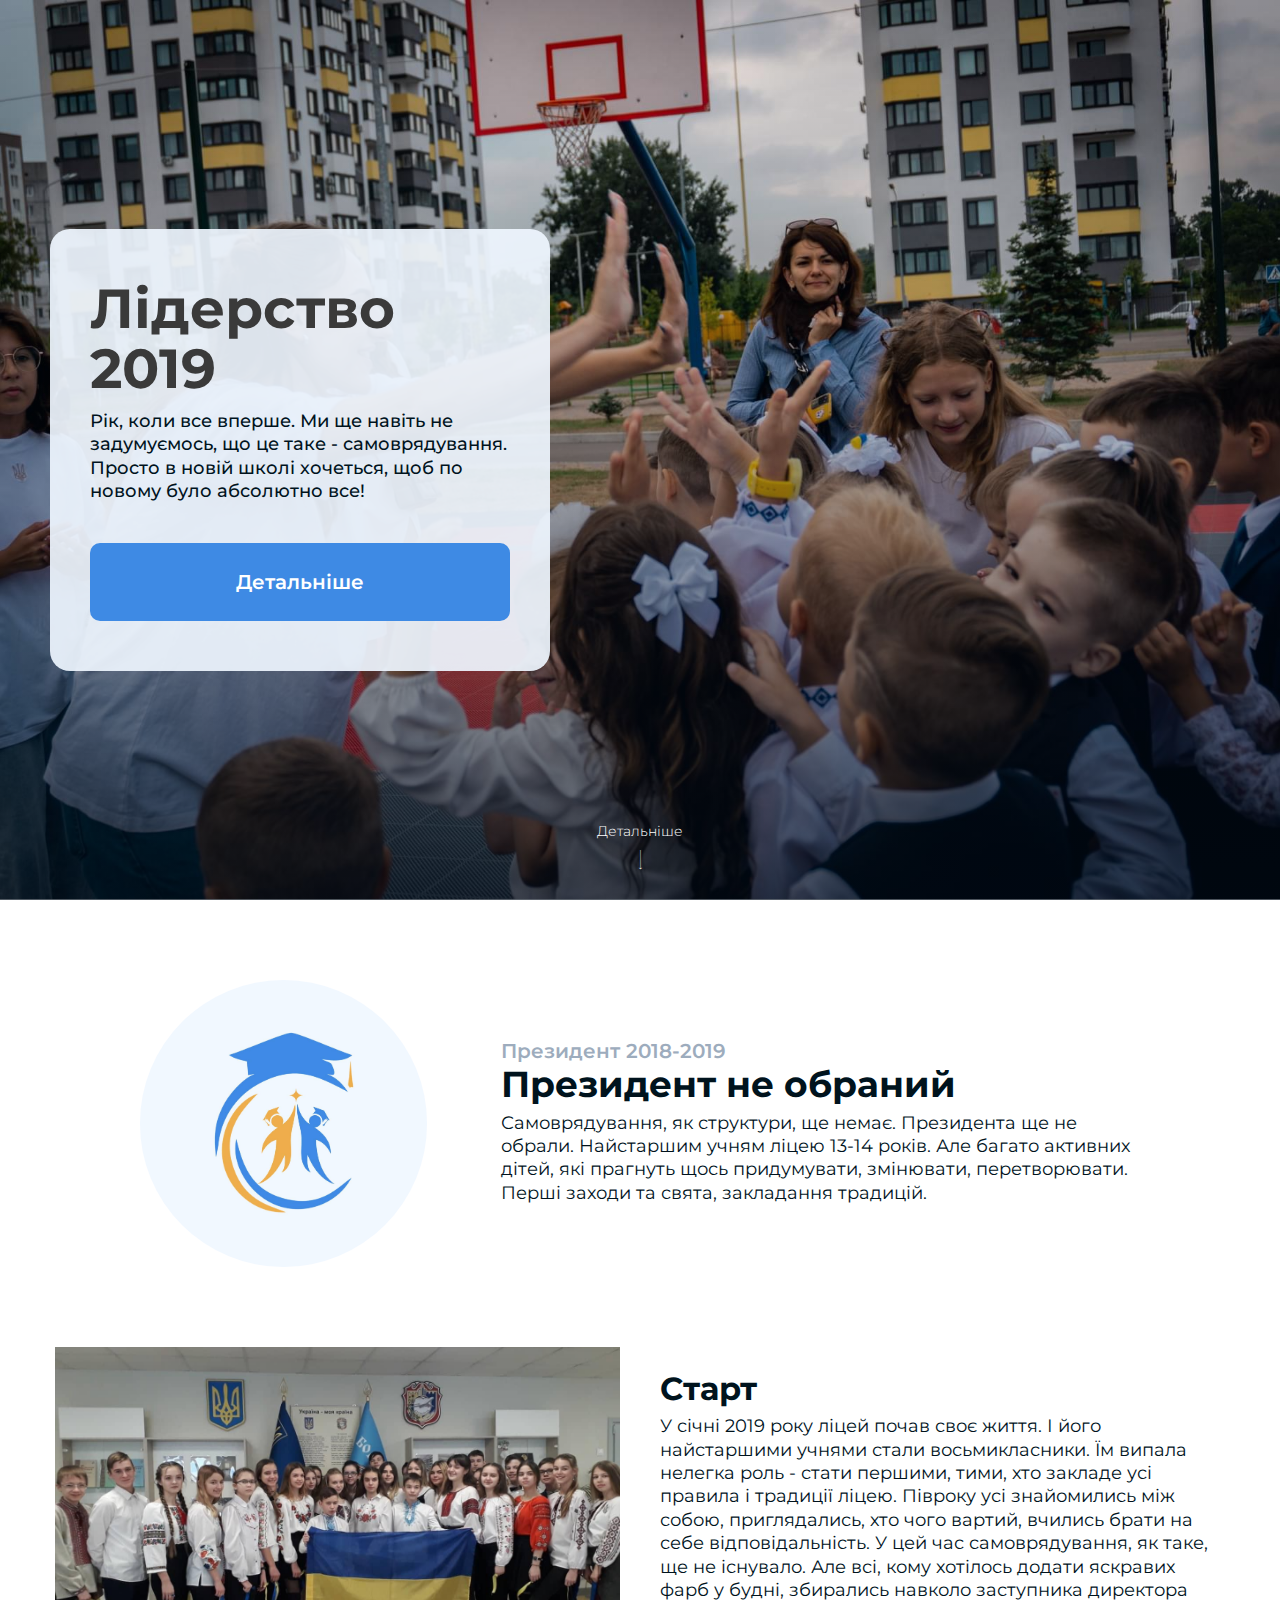
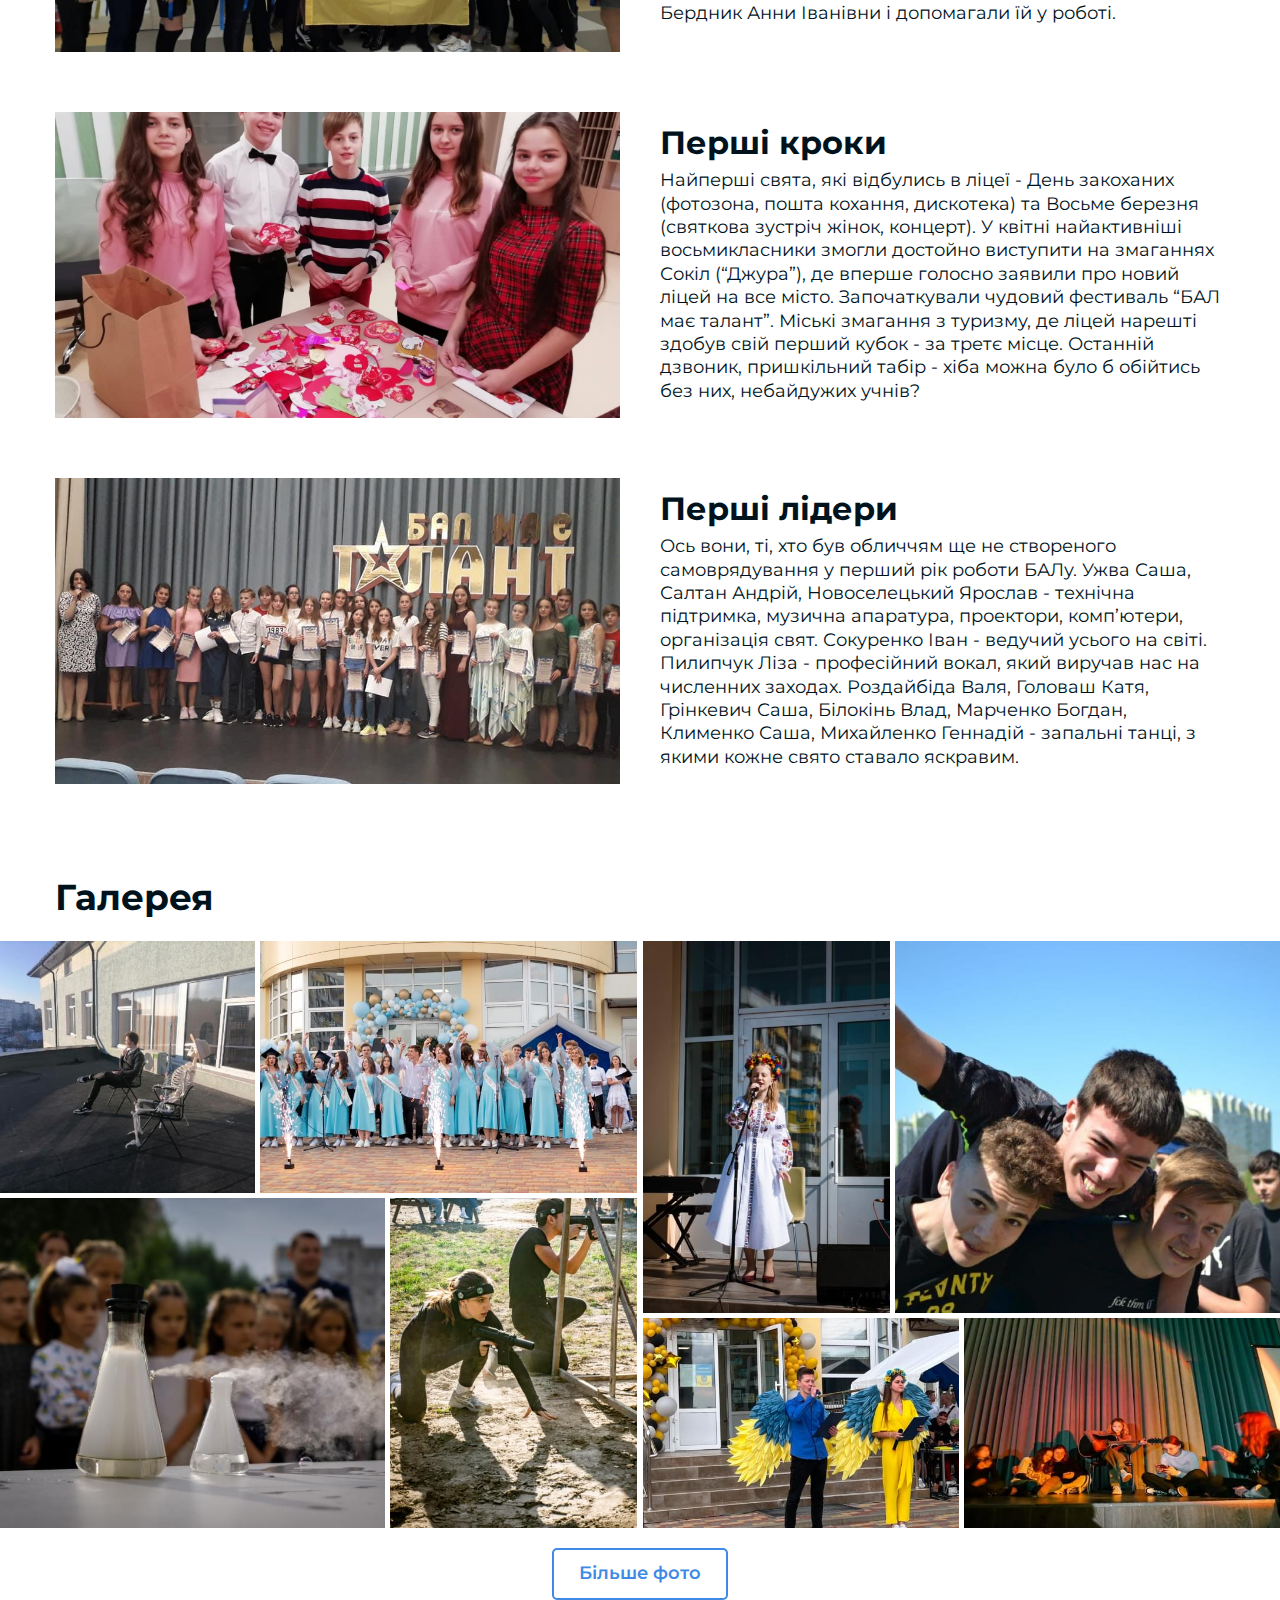
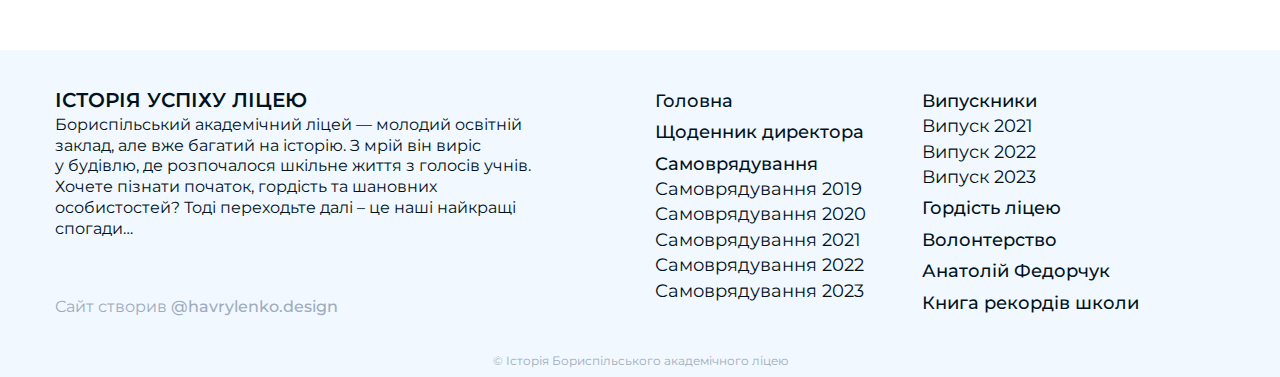
<file: selfgoverment-2019.html>
<!doctype html>
<html lang="ru">

<head>
	<title>Лідерство 2019</title>
	<meta charset="UTF-8">
	<meta name="format-detection" content="telephone=no">
	<!-- <style>body{opacity: 0;}</style> -->
	<link rel="stylesheet" href="css/style.min.css?_v=20231229211545">
	<link rel="shortcut icon" href="favicon.ico">
	<!-- <meta name="robots" content="noindex, nofollow"> -->
	<meta name="viewport" content="width=device-width, initial-scale=1.0">
	<link rel="preconnect" href="https://fonts.googleapis.com">
	<link rel="preconnect" href="https://fonts.gstatic.com" crossorigin>
	<link href="https://fonts.googleapis.com/css2?family=Montserrat:wght@300;400;500;600;700&display=swap&_v=20231229211545" rel="stylesheet">
</head>

<body>
	<div class="wrapper">
		<header class="header">
			<div class="header__container">
				<a href="index.html" class="header__logo"><img src="img/logo.svg" alt=""></a>
				<div class="header__menu menu">
					<button type="button" class="menu__icon icon-menu"><span></span></button>
					<nav class="menu__body">
						<ul class="menu__list">
							<li class="menu__item">
								<span><a href="index.html" class="menu__link">Головна</a></span>
							</li>
							<li class="menu__item">
								<span><a href="history.html" class="menu__link">Щоденник директора</a></span>
							</li>
							<li class="menu__item">
								<span><a href="volonteering.html" class="menu__link">Волонтерство</a></span>
							</li>
							<li class="menu__item">
								<span><a href="pride.html" class="menu__link">Гордість ліцею</a></span>
							</li>
							<li class="menu__item">
								<span><a href="graduates.html" class="menu__link">Випускники</a></span>
								<span><a href="graduation-2021.html" class="menu__sub-link">Випуск 2021</a></span>
								<span><a href="graduation-2022.htm" class="menu__sub-link">Випуск 2022</a></span>
								<span><a href="graduation-2023.htm" class="menu__sub-link">Випуск 2023</a></span>
							</li>
							<li class="menu__item">
								<span><a href="selfgoverment-intro.html" class="menu__link">Самоврядування</a></span>
								<span><a href="selfgoverment-2019.html" class="menu__sub-link">Самоврядування 2019</a></span>
								<span><a href="selfgoverment-2020.html" class="menu__sub-link">Самоврядування 2020</a></span>
								<span><a href="selfgoverment-2021.html" class="menu__sub-link">Самоврядування 2021</a></span>
								<span><a href="selfgoverment-2022.html" class="menu__sub-link">Самоврядування 2022</a></span>
								<span><a href="selfgoverment-2023.html" class="menu__sub-link">Самоврядування 2023</a></span>
							</li>
							<li class="menu__item">
								<span><a href="http://balrecords.org" target="_blank" class="menu__link">Книга рекордів школи</a></span>
							</li>
							<li class="menu__item">
								<span><a href="fedorchuk.html" class="menu__link">Анатолій Федорчук</a></span>
							</li>
						</ul>
					</nav>
				</div>
			</div>
		</header>
		<main class="main">
			<section class="main__intro-showpage intro-showpage">
				<div class="intro-showpage__container">
					<div class="intro-showpage__body text-block">
						<h1 class="text-block__title">Лідерство 2019</h1>
						<div class="text-block__text text">
							<p>
								Рік, коли все вперше. Ми ще навіть не задумуємось, що це таке
								- самоврядування. Просто в новій школі хочеться, щоб по новому
								було абсолютно все!
							</p>
						</div>
						<a href="#" data-goto=".main__quote" data-goto-header class="text-block__button">
							Детальніше
						</a>
					</div>
					<div class="intro-showpage__more more">
						Детальніше
						<span class="_icon-arrow"></span>
					</div>
				</div>
				<div class="intro-showpage__image">
					<img src="img/selfgoverment/intros/2019.jpg" alt="" />
				</div>
			</section>
			<section class="main__quote quote">
				<div class="quote__container">
					<div class="quote__slider swiper">
						<div class="quote__wrapper swiper-wrapper">
							<div class="quote__slide swiper-slide">
								<div class="slide-quote__content">
									<div class="slide-quote__avatar">
										<img src="img/cover.jpg" alt="" />
									</div>
									<div class="slide-quote__body">
										<div class="slide-quote__sub-title">
											Президент 2018-2019
										</div>
										<div class="slide-quote__name">Президент не обраний</div>
										<div class="slide-quote__text text">
											<p>
												Самоврядування, як структури, ще немає. Президента ще
												не обрали. Найстаршим учням ліцею 13-14 років. Але
												багато активних дітей, які прагнуть щось придумувати,
												змінювати, перетворювати. Перші заходи та свята,
												закладання традицій.
											</p>
										</div>
									</div>
								</div>
							</div>
						</div>
					</div>
					<div class="quote__controls quote-controls">
						<div class="quote-controls__navigation">
							<button type="button" class="quote-controls-button-prev quote-controls-button swiper-button swiper-button-prev _icon-arrow-small"></button>
							<button type="button" class="quote-controls-button-next quote-controls-button swiper-button swiper-button-next _icon-arrow-small"></button>
						</div>
						<div class="quote-controls__pagination pagination-controls"></div>
					</div>
				</div>
			</section>
			<section class="main__history history">
				<div class="history__container">
					<article class="history__breakpoint breakpoint-history">
						<div class="breakpoint-history__image-ibg">
							<img src="img/selfgoverment/2018-2019/1.jpg" alt="" />
						</div>
						<div class="breakpoint-history__body">
							<div class="breakpoint-history__date">Старт</div>
							<div class="breakpoint-history__text text">
								<p>
									У січні 2019 року ліцей почав своє життя. І його найстаршими
									учнями стали восьмикласники. Їм випала нелегка роль - стати
									першими, тими, хто закладе усі правила і традиції ліцею.
									Півроку усі знайомились між собою, приглядались, хто чого
									вартий, вчились брати на себе відповідальність. У цей час
									самоврядування, як таке, ще не існувало. Але всі, кому
									хотілось додати яскравих фарб у будні, збирались навколо
									заступника директора Бердник Анни Іванівни і допомагали їй у
									роботі.
								</p>
							</div>
						</div>
					</article>
					<article class="history__breakpoint breakpoint-history">
						<div class="breakpoint-history__image-ibg">
							<img src="img/selfgoverment/2018-2019/2.jpg" alt="" />
						</div>
						<div class="breakpoint-history__body">
							<div class="breakpoint-history__date">Перші кроки</div>
							<div class="breakpoint-history__text text">
								<p>
									Найперші свята, які відбулись в ліцеї - День закоханих
									(фотозона, пошта кохання, дискотека) та Восьме березня
									(святкова зустріч жінок, концерт). У квітні найактивніші
									восьмикласники змогли достойно виступити на змаганнях Сокіл
									(“Джура”), де вперше голосно заявили про новий ліцей на все
									місто. Започаткували чудовий фестиваль “БАЛ має талант”.
									Міські змагання з туризму, де ліцей нарешті здобув свій
									перший кубок - за третє місце. Останній дзвоник, пришкільний
									табір - хіба можна було б обійтись без них, небайдужих
									учнів?
								</p>
							</div>
						</div>
					</article>
					<article class="history__breakpoint breakpoint-history">
						<div class="breakpoint-history__image-ibg">
							<img src="img/selfgoverment/2018-2019/3.jpg" alt="" />
						</div>
						<div class="breakpoint-history__body">
							<div class="breakpoint-history__date">Перші лідери</div>
							<div class="breakpoint-history__text text">
								<p>
									Ось вони, ті, хто був обличчям ще не створеного
									самоврядування у перший рік роботи БАЛу. Ужва Саша, Салтан
									Андрій, Новоселецький Ярослав - технічна підтримка, музична
									апаратура, проектори, комп’ютери, організація свят.
									Сокуренко Іван - ведучий усього на світі. Пилипчук Ліза -
									професійний вокал, який виручав нас на численних заходах.
									Роздайбіда Валя, Головаш Катя, Грінкевич Саша, Білокінь
									Влад, Марченко Богдан, Клименко Саша, Михайленко Геннадій -
									запальні танці, з якими кожне свято ставало яскравим.
								</p>
							</div>
						</div>
					</article>
				</div>
			</section>
			<section class="main__gallery-showpage gallery">
				<div class="gallery__container">
					<h3 class="gallery__title title">Галерея</h3>
				</div>
				<div class="gallery__content">
					<div class="gallery__items gallery__flex">
						<div class="gallery__left gallery__flex">
							<div class="gallery__left-top gallery__flex">
								<div class="gallery__left-top_1 gallery__image">
									<img src="img/gallery/selfgoverment/left/top/1.jpg" alt="" />
								</div>
								<div class="gallery__left-top_2 gallery__image">
									<img src="img/gallery/selfgoverment/left/top/2.jpg" alt="" />
								</div>
							</div>
							<div class="gallery__left-bottom gallery__flex">
								<div class="gallery__left-bottom_1 gallery__image">
									<img src="img/gallery/selfgoverment/left/bottom/1.jpg" alt="" />
								</div>
								<div class="gallery__left-bottom_2 gallery__image">
									<img src="img/gallery/selfgoverment/left/bottom/2.jpg" alt="" />
								</div>
							</div>
						</div>
						<div class="gallery__right gallery__flex">
							<div class="gallery__right-top gallery__flex">
								<div class="gallery__right-top_1 gallery__image">
									<img src="img/gallery/selfgoverment/right/top/1.jpg" alt="" />
								</div>
								<div class="gallery__right-top_2 gallery__image">
									<img src="img/gallery/selfgoverment/right/top/2.jpg" alt="" />
								</div>
							</div>
							<div class="gallery__right-bottom gallery__flex">
								<div class="gallery__right-bottom_1 gallery__image">
									<img src="img/gallery/selfgoverment/right/bottom/1.jpg" alt="" />
								</div>
								<div class="gallery__right-bottom_2 gallery__image">
									<img src="img/gallery/selfgoverment/right/bottom/2.jpg" alt="" />
								</div>
							</div>
						</div>
					</div>
				</div>
				<div class="gallery__container">
					<a href="https://drive.google.com/drive/folders/1Y_udhCJxjE7mWAn9U1EumgPGC8FeB1Df?usp=sharing" class="gallery__button button">
						Більше фото
					</a>
				</div>
			</section>
		</main>
		<footer class="footer">
			<div class="footer__container">
				<div class="footer__content">
					<div class="footer__main main-footer">
						<div class="main-footer__body">
							<div class="main-footer__title">історія успіху ліцею</div>
							<div class="main-footer__text">
								<p>
									Бориспільський академічний ліцей — молодий освітній заклад,
									але вже багатий на історію. З мрій він виріс у будівлю,
									де розпочалося шкільне життя з голосів учнів.
								</p>
								<p>
									Хочете пізнати початок, гордість та шановних особистостей? Тоді
									переходьте далі – це наші найкращі спогади…
								</p>
							</div>
						</div>
						<div class="main-footer__powered-by">
							Сайт створив <a href="https://www.instagram.com/havrylenko.design?igsh=emx2bGsxNmkxZ3Bn" target="_blank">@havrylenko.design</a>
						</div>
					</div>
					<div class="footer__navigation navigation-footer">
						<div class="navigation-footer__columns">
							<div class="navigation-footer__column column-footer">
								<div class="column-footer__item">
									<div class="column-footer__title"><a href="index.html">Головна</a></div>
								</div>
								<div class="column-footer__item">
									<div class="column-footer__title"><a href="history.html">Щоденник директора</a></div>
								</div>
								<div class="column-footer__item">
									<div class="column-footer__title">
										<a href="selfgoverment-intro.html">Самоврядування</a>
									</div>
									<div class="column-footer__link">
										<a href="selfgoverment-2019.html">Самоврядування 2019</a>
									</div>
									<div class="column-footer__link">
										<a href="selfgoverment-2020.html">Самоврядування 2020</a>
									</div>
									<div class="column-footer__link">
										<a href="selfgoverment-2021.html">Самоврядування 2021</a>
									</div>
									<div class="column-footer__link">
										<a href="selfgoverment-2022.html">Самоврядування 2022</a>
									</div>
									<div class="column-footer__link">
										<a href="selfgoverment-2023.html">Самоврядування 2023</a>
									</div>
								</div>
							</div>
							<div class="navigation-footer__column column-footer">
								<div class="column-footer__item">
									<div class="column-footer__title">
										<a href="graduates.html">Випускники</a>
									</div>
									<div class="column-footer__link">
										<a href="graduation-2021.html">Випуск 2021</a>
									</div>
									<div class="column-footer__link">
										<a href="graduation-2022.html">Випуск 2022</a>
									</div>
									<div class="column-footer__link">
										<a href="graduation-2023.html">Випуск 2023</a>
									</div>
								</div>
								<div class="column-footer__item">
									<div class="column-footer__title">
										<a href="pride.html">Гордість ліцею</a>
									</div>
								</div>
								<div class="column-footer__item">
									<div class="column-footer__title">
										<a href="volonteering.html">Волонтерство</a>
									</div>
								</div>
								<div class="column-footer__item">
									<div class="column-footer__title">
										<a href="fedorchuk.html">Анатолій Федорчук</a>
									</div>
								</div>
								<div class="column-footer__item">
									<div class="column-footer__title">
										<a href="http://balrecords.org" target="_blank">Книга рекордів школи</a>
									</div>
								</div>
							</div>
						</div>
					</div>
				</div>
				<div class="footer__copyright">
					© Історія Бориспільського академічного ліцею
				</div>
			</div>
		</footer>

	</div>
	<!-- <div id="popup" aria-hidden="true" class="popup">
	<div class="popup__wrapper">
		<div class="popup__content">
			<button data-close type="button" class="popup__close">Закрити</button>
			<div class="popup__text">
				Text
			</div>
		</div>
	</div>
</div> -->
	<script src="js/app.min.js?_v=20231229211545"></script>
</body>

</html>
</file>
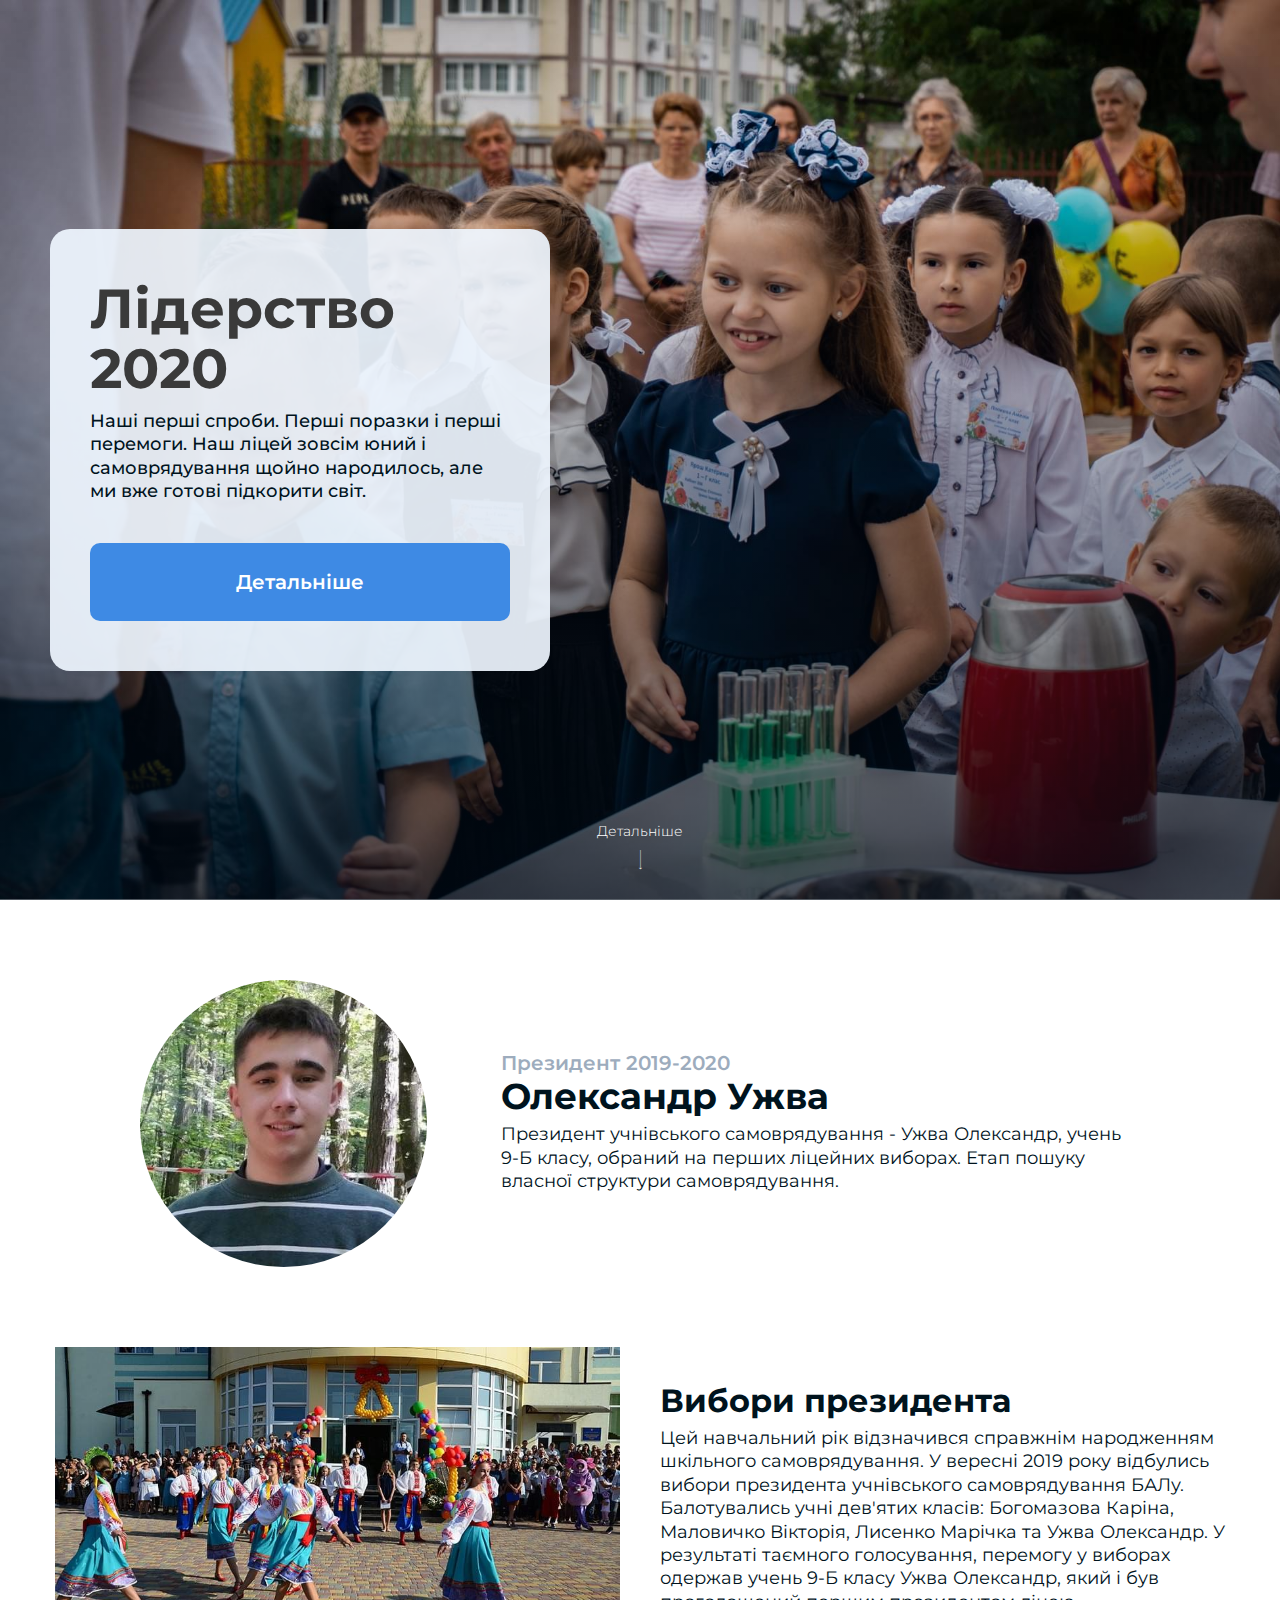
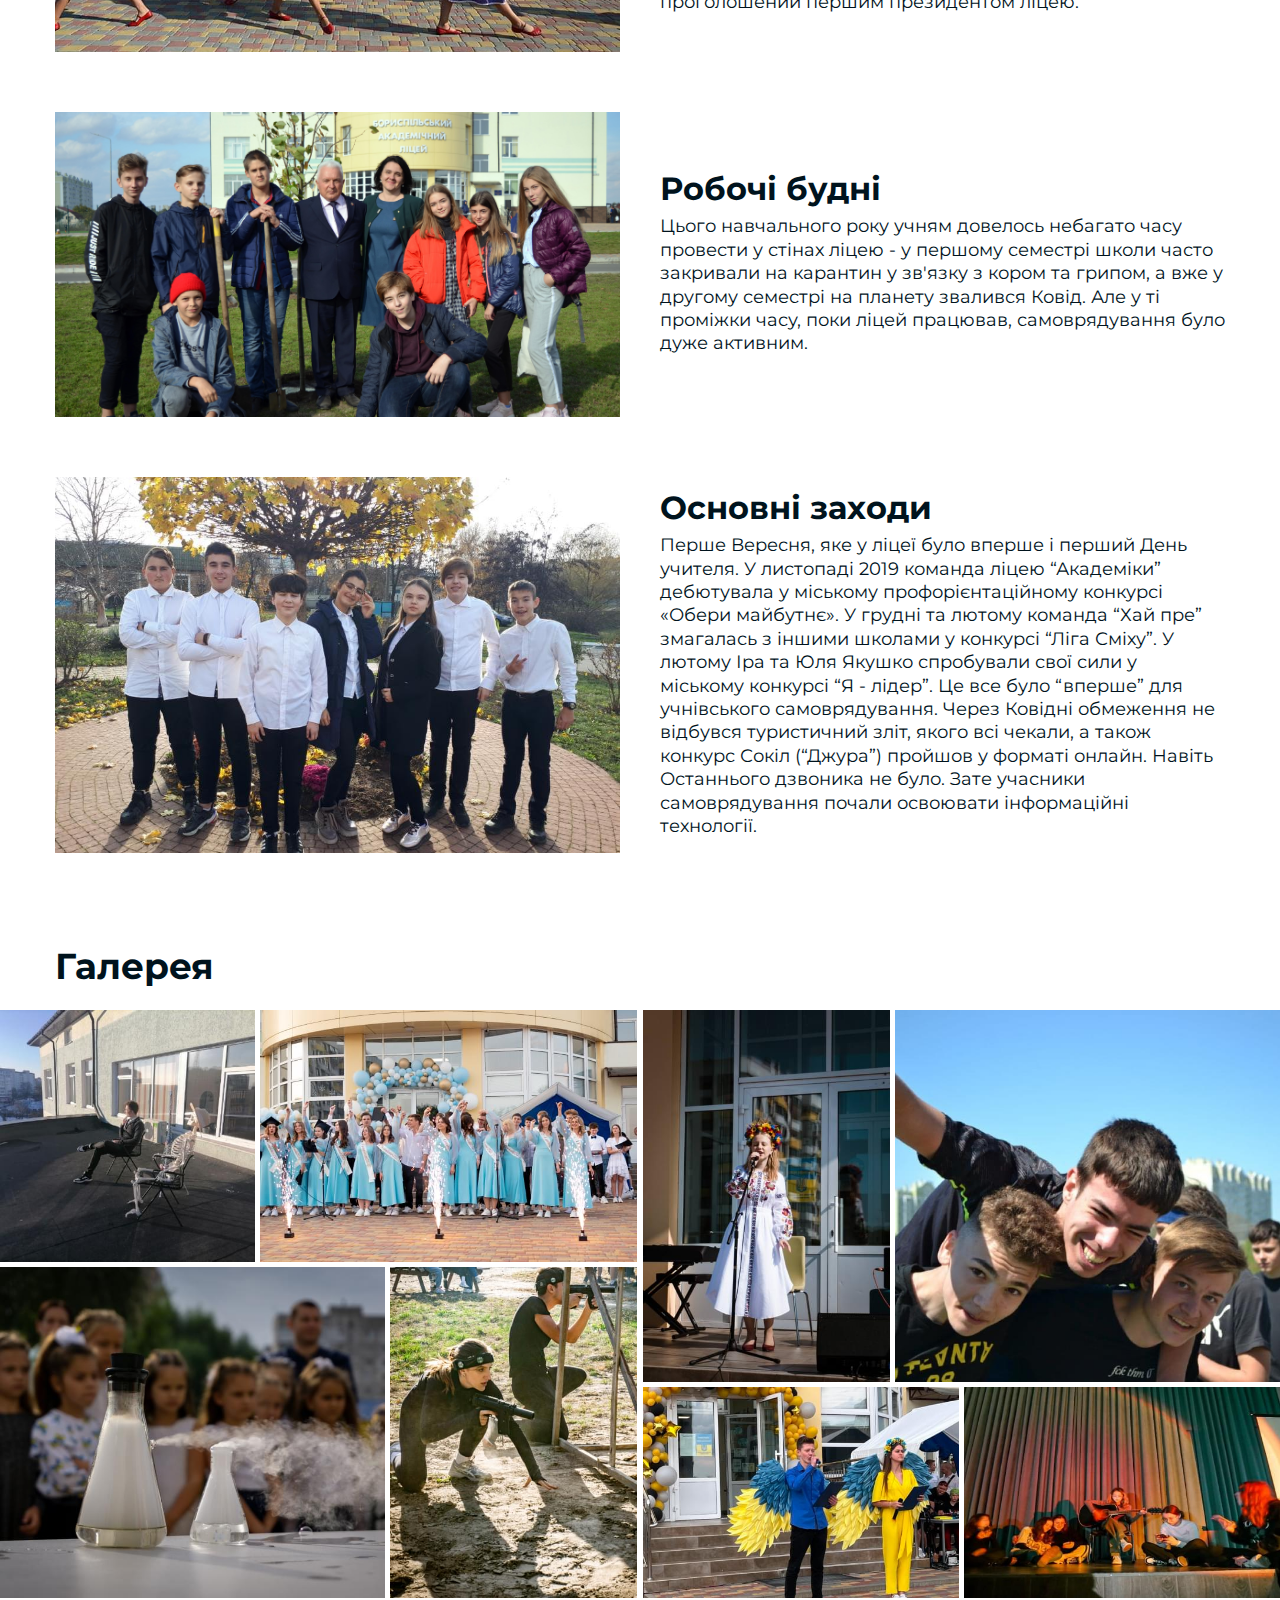
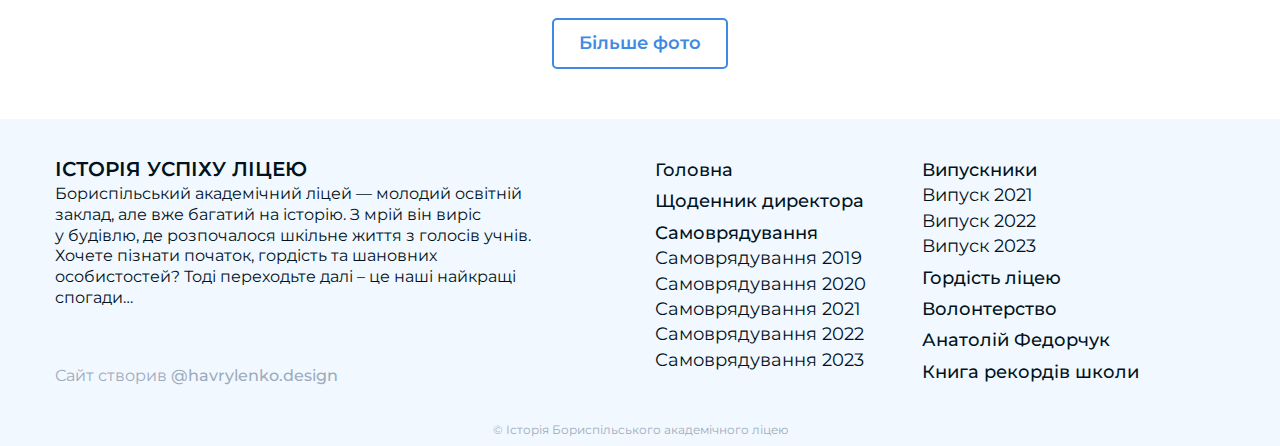
<file: selfgoverment-2020.html>
<!doctype html>
<html lang="ru">

<head>
	<title>Лідерство 2020</title>
	<meta charset="UTF-8">
	<meta name="format-detection" content="telephone=no">
	<!-- <style>body{opacity: 0;}</style> -->
	<link rel="stylesheet" href="css/style.min.css?_v=20231229211545">
	<link rel="shortcut icon" href="favicon.ico">
	<!-- <meta name="robots" content="noindex, nofollow"> -->
	<meta name="viewport" content="width=device-width, initial-scale=1.0">
	<link rel="preconnect" href="https://fonts.googleapis.com">
	<link rel="preconnect" href="https://fonts.gstatic.com" crossorigin>
	<link href="https://fonts.googleapis.com/css2?family=Montserrat:wght@300;400;500;600;700&display=swap&_v=20231229211545" rel="stylesheet">
</head>

<body>
	<div class="wrapper">
		<header class="header">
			<div class="header__container">
				<a href="index.html" class="header__logo"><img src="img/logo.svg" alt=""></a>
				<div class="header__menu menu">
					<button type="button" class="menu__icon icon-menu"><span></span></button>
					<nav class="menu__body">
						<ul class="menu__list">
							<li class="menu__item">
								<span><a href="index.html" class="menu__link">Головна</a></span>
							</li>
							<li class="menu__item">
								<span><a href="history.html" class="menu__link">Щоденник директора</a></span>
							</li>
							<li class="menu__item">
								<span><a href="volonteering.html" class="menu__link">Волонтерство</a></span>
							</li>
							<li class="menu__item">
								<span><a href="pride.html" class="menu__link">Гордість ліцею</a></span>
							</li>
							<li class="menu__item">
								<span><a href="graduates.html" class="menu__link">Випускники</a></span>
								<span><a href="graduation-2021.html" class="menu__sub-link">Випуск 2021</a></span>
								<span><a href="graduation-2022.htm" class="menu__sub-link">Випуск 2022</a></span>
								<span><a href="graduation-2023.htm" class="menu__sub-link">Випуск 2023</a></span>
							</li>
							<li class="menu__item">
								<span><a href="selfgoverment-intro.html" class="menu__link">Самоврядування</a></span>
								<span><a href="selfgoverment-2019.html" class="menu__sub-link">Самоврядування 2019</a></span>
								<span><a href="selfgoverment-2020.html" class="menu__sub-link">Самоврядування 2020</a></span>
								<span><a href="selfgoverment-2021.html" class="menu__sub-link">Самоврядування 2021</a></span>
								<span><a href="selfgoverment-2022.html" class="menu__sub-link">Самоврядування 2022</a></span>
								<span><a href="selfgoverment-2023.html" class="menu__sub-link">Самоврядування 2023</a></span>
							</li>
							<li class="menu__item">
								<span><a href="http://balrecords.org" target="_blank" class="menu__link">Книга рекордів школи</a></span>
							</li>
							<li class="menu__item">
								<span><a href="fedorchuk.html" class="menu__link">Анатолій Федорчук</a></span>
							</li>
						</ul>
					</nav>
				</div>
			</div>
		</header>
		<main class="main">
			<section class="main__intro-showpage intro-showpage">
				<div class="intro-showpage__container">
					<div class="intro-showpage__body text-block">
						<h1 class="text-block__title">Лідерство 2020</h1>
						<div class="text-block__text text">
							<p>
								Наші перші спроби. Перші поразки і перші перемоги. Наш ліцей
								зовсім юний і самоврядування щойно народилось, але ми вже
								готові підкорити світ.
							</p>
						</div>
						<a href="#" data-goto=".main__quote" data-goto-header class="text-block__button">
							Детальніше
						</a>
					</div>
					<div class="intro-showpage__more more">
						Детальніше
						<span class="_icon-arrow"></span>
					</div>
				</div>
				<div class="intro-showpage__image">
					<img src="img/selfgoverment/intros/2020.jpg" alt="" />
				</div>
			</section>
			<section class="main__quote quote">
				<div class="quote__container">
					<div class="quote__slider swiper">
						<div class="quote__wrapper swiper-wrapper">
							<div class="quote__slide swiper-slide">
								<div class="slide-quote__content">
									<div class="slide-quote__avatar">
										<img src="img/selfgoverment/presidents/uzhva.jpg" alt="" />
									</div>
									<div class="slide-quote__body">
										<div class="slide-quote__sub-title">
											Президент 2019-2020
										</div>
										<div class="slide-quote__name">Олександр Ужва</div>
										<div class="slide-quote__text text">
											<p>
												Президент учнівського самоврядування - Ужва Олександр,
												учень 9-Б класу, обраний на перших ліцейних виборах.
												Етап пошуку власної структури самоврядування.
											</p>
										</div>
									</div>
								</div>
							</div>
						</div>
					</div>
					<div class="quote__controls quote-controls">
						<div class="quote-controls__navigation">
							<button type="button" class="quote-controls-button-prev quote-controls-button swiper-button swiper-button-prev _icon-arrow-small"></button>
							<button type="button" class="quote-controls-button-next quote-controls-button swiper-button swiper-button-next _icon-arrow-small"></button>
						</div>
						<div class="quote-controls__pagination pagination-controls"></div>
					</div>
				</div>
			</section>
			<section class="main__history history">
				<div class="history__container">
					<article class="history__breakpoint breakpoint-history">
						<div class="breakpoint-history__image-ibg">
							<img src="img/selfgoverment/2019-2020/1.jpg" alt="" />
						</div>
						<div class="breakpoint-history__body">
							<div class="breakpoint-history__date">Вибори президента</div>
							<div class="breakpoint-history__text text">
								<p>
									Цей навчальний рік відзначився справжнім народженням
									шкільного самоврядування. У вересні 2019 року відбулись
									вибори президента учнівського самоврядування БАЛу.
									Балотувались учні дев'ятих класів: Богомазова Каріна,
									Маловичко Вікторія, Лисенко Марічка та Ужва Олександр. У
									результаті таємного голосування, перемогу у виборах одержав
									учень 9-Б класу Ужва Олександр, який і був проголошений
									першим президентом ліцею.
								</p>
							</div>
						</div>
					</article>
					<article class="history__breakpoint breakpoint-history">
						<div class="breakpoint-history__image-ibg">
							<img src="img/selfgoverment/2019-2020/2.jpg" alt="" />
						</div>
						<div class="breakpoint-history__body">
							<div class="breakpoint-history__date">Робочі будні</div>
							<div class="breakpoint-history__text text">
								<p>
									Цього навчального року учням довелось небагато часу провести
									у стінах ліцею - у першому семестрі школи часто закривали на
									карантин у зв'язку з кором та грипом, а вже у другому
									семестрі на планету звалився Ковід. Але у ті проміжки часу,
									поки ліцей працював, самоврядування було дуже активним.
								</p>
							</div>
						</div>
					</article>
					<article class="history__breakpoint breakpoint-history">
						<div class="breakpoint-history__image-ibg">
							<img src="img/selfgoverment/2019-2020/3.jpg" alt="" />
						</div>
						<div class="breakpoint-history__body">
							<div class="breakpoint-history__date">Основні заходи</div>
							<div class="breakpoint-history__text text">
								<p>
									Перше Вересня, яке у ліцеї було вперше і перший День
									учителя. У листопаді 2019 команда ліцею “Академіки”
									дебютувала у міському профорієнтаційному конкурсі «Обери
									майбутнє». У грудні та лютому команда “Хай пре” змагалась з
									іншими школами у конкурсі “Ліга Сміху”. У лютому Іра та Юля
									Якушко спробували свої сили у міському конкурсі “Я - лідер”.
									Це все було “вперше” для учнівського самоврядування. Через
									Ковідні обмеження не відбувся туристичний зліт, якого всі
									чекали, а також конкурс Сокіл (“Джура”) пройшов у форматі
									онлайн. Навіть Останнього дзвоника не було. Зате учасники
									самоврядування почали освоювати інформаційні технології.
								</p>
							</div>
						</div>
					</article>
				</div>
			</section>
			<section class="main__gallery-showpage gallery">
				<div class="gallery__container">
					<h3 class="gallery__title title">Галерея</h3>
				</div>
				<div class="gallery__content">
					<div class="gallery__items gallery__flex">
						<div class="gallery__left gallery__flex">
							<div class="gallery__left-top gallery__flex">
								<div class="gallery__left-top_1 gallery__image">
									<img src="img/gallery/selfgoverment/left/top/1.jpg" alt="" />
								</div>
								<div class="gallery__left-top_2 gallery__image">
									<img src="img/gallery/selfgoverment/left/top/2.jpg" alt="" />
								</div>
							</div>
							<div class="gallery__left-bottom gallery__flex">
								<div class="gallery__left-bottom_1 gallery__image">
									<img src="img/gallery/selfgoverment/left/bottom/1.jpg" alt="" />
								</div>
								<div class="gallery__left-bottom_2 gallery__image">
									<img src="img/gallery/selfgoverment/left/bottom/2.jpg" alt="" />
								</div>
							</div>
						</div>
						<div class="gallery__right gallery__flex">
							<div class="gallery__right-top gallery__flex">
								<div class="gallery__right-top_1 gallery__image">
									<img src="img/gallery/selfgoverment/right/top/1.jpg" alt="" />
								</div>
								<div class="gallery__right-top_2 gallery__image">
									<img src="img/gallery/selfgoverment/right/top/2.jpg" alt="" />
								</div>
							</div>
							<div class="gallery__right-bottom gallery__flex">
								<div class="gallery__right-bottom_1 gallery__image">
									<img src="img/gallery/selfgoverment/right/bottom/1.jpg" alt="" />
								</div>
								<div class="gallery__right-bottom_2 gallery__image">
									<img src="img/gallery/selfgoverment/right/bottom/2.jpg" alt="" />
								</div>
							</div>
						</div>
					</div>
				</div>
				<div class="gallery__container">
					<a href="https://drive.google.com/drive/folders/1Y_udhCJxjE7mWAn9U1EumgPGC8FeB1Df?usp=sharing" class="gallery__button button">
						Більше фото
					</a>
				</div>
			</section>
		</main>
		<footer class="footer">
			<div class="footer__container">
				<div class="footer__content">
					<div class="footer__main main-footer">
						<div class="main-footer__body">
							<div class="main-footer__title">історія успіху ліцею</div>
							<div class="main-footer__text">
								<p>
									Бориспільський академічний ліцей — молодий освітній заклад,
									але вже багатий на історію. З мрій він виріс у будівлю,
									де розпочалося шкільне життя з голосів учнів.
								</p>
								<p>
									Хочете пізнати початок, гордість та шановних особистостей? Тоді
									переходьте далі – це наші найкращі спогади…
								</p>
							</div>
						</div>
						<div class="main-footer__powered-by">
							Сайт створив <a href="https://www.instagram.com/havrylenko.design?igsh=emx2bGsxNmkxZ3Bn" target="_blank">@havrylenko.design</a>
						</div>
					</div>
					<div class="footer__navigation navigation-footer">
						<div class="navigation-footer__columns">
							<div class="navigation-footer__column column-footer">
								<div class="column-footer__item">
									<div class="column-footer__title"><a href="index.html">Головна</a></div>
								</div>
								<div class="column-footer__item">
									<div class="column-footer__title"><a href="history.html">Щоденник директора</a></div>
								</div>
								<div class="column-footer__item">
									<div class="column-footer__title">
										<a href="selfgoverment-intro.html">Самоврядування</a>
									</div>
									<div class="column-footer__link">
										<a href="selfgoverment-2019.html">Самоврядування 2019</a>
									</div>
									<div class="column-footer__link">
										<a href="selfgoverment-2020.html">Самоврядування 2020</a>
									</div>
									<div class="column-footer__link">
										<a href="selfgoverment-2021.html">Самоврядування 2021</a>
									</div>
									<div class="column-footer__link">
										<a href="selfgoverment-2022.html">Самоврядування 2022</a>
									</div>
									<div class="column-footer__link">
										<a href="selfgoverment-2023.html">Самоврядування 2023</a>
									</div>
								</div>
							</div>
							<div class="navigation-footer__column column-footer">
								<div class="column-footer__item">
									<div class="column-footer__title">
										<a href="graduates.html">Випускники</a>
									</div>
									<div class="column-footer__link">
										<a href="graduation-2021.html">Випуск 2021</a>
									</div>
									<div class="column-footer__link">
										<a href="graduation-2022.html">Випуск 2022</a>
									</div>
									<div class="column-footer__link">
										<a href="graduation-2023.html">Випуск 2023</a>
									</div>
								</div>
								<div class="column-footer__item">
									<div class="column-footer__title">
										<a href="pride.html">Гордість ліцею</a>
									</div>
								</div>
								<div class="column-footer__item">
									<div class="column-footer__title">
										<a href="volonteering.html">Волонтерство</a>
									</div>
								</div>
								<div class="column-footer__item">
									<div class="column-footer__title">
										<a href="fedorchuk.html">Анатолій Федорчук</a>
									</div>
								</div>
								<div class="column-footer__item">
									<div class="column-footer__title">
										<a href="http://balrecords.org" target="_blank">Книга рекордів школи</a>
									</div>
								</div>
							</div>
						</div>
					</div>
				</div>
				<div class="footer__copyright">
					© Історія Бориспільського академічного ліцею
				</div>
			</div>
		</footer>

	</div>
	<!-- <div id="popup" aria-hidden="true" class="popup">
	<div class="popup__wrapper">
		<div class="popup__content">
			<button data-close type="button" class="popup__close">Закрити</button>
			<div class="popup__text">
				Text
			</div>
		</div>
	</div>
</div> -->
	<script src="js/app.min.js?_v=20231229211545"></script>
</body>

</html>
</file>
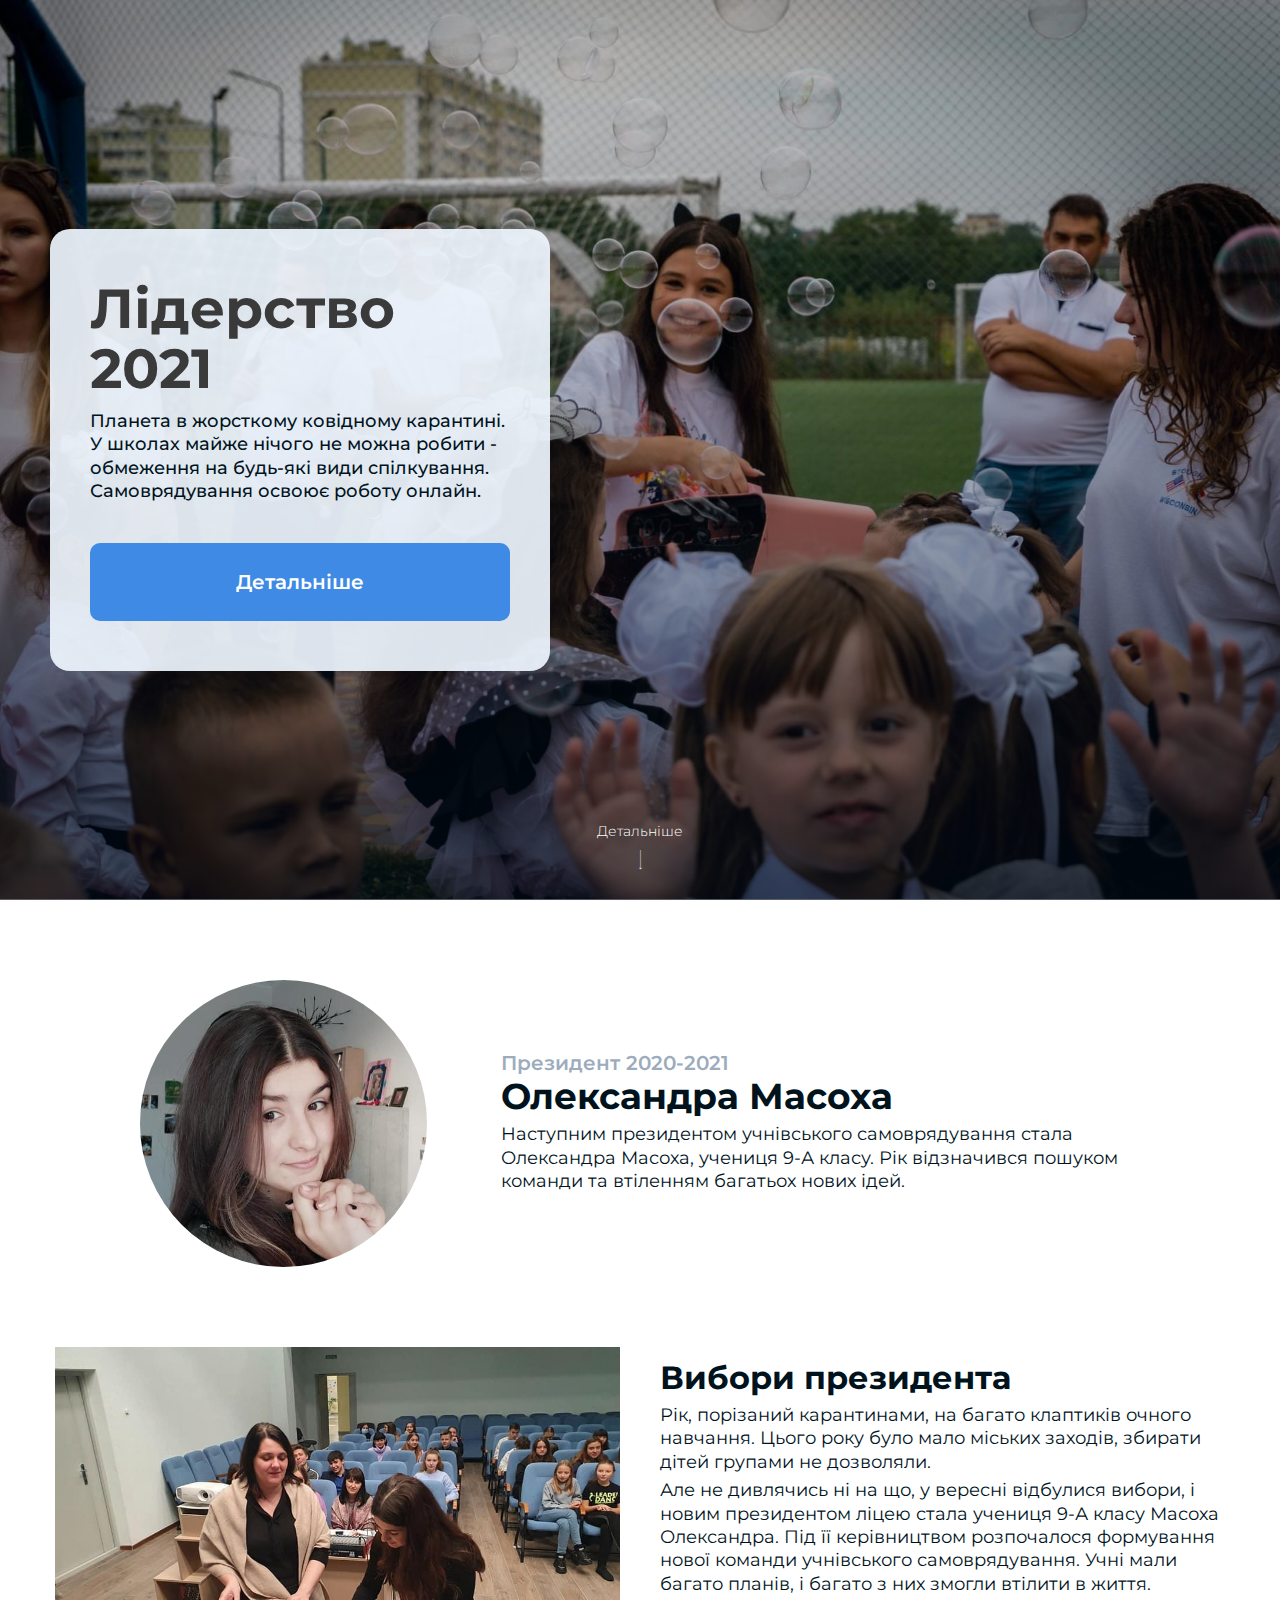
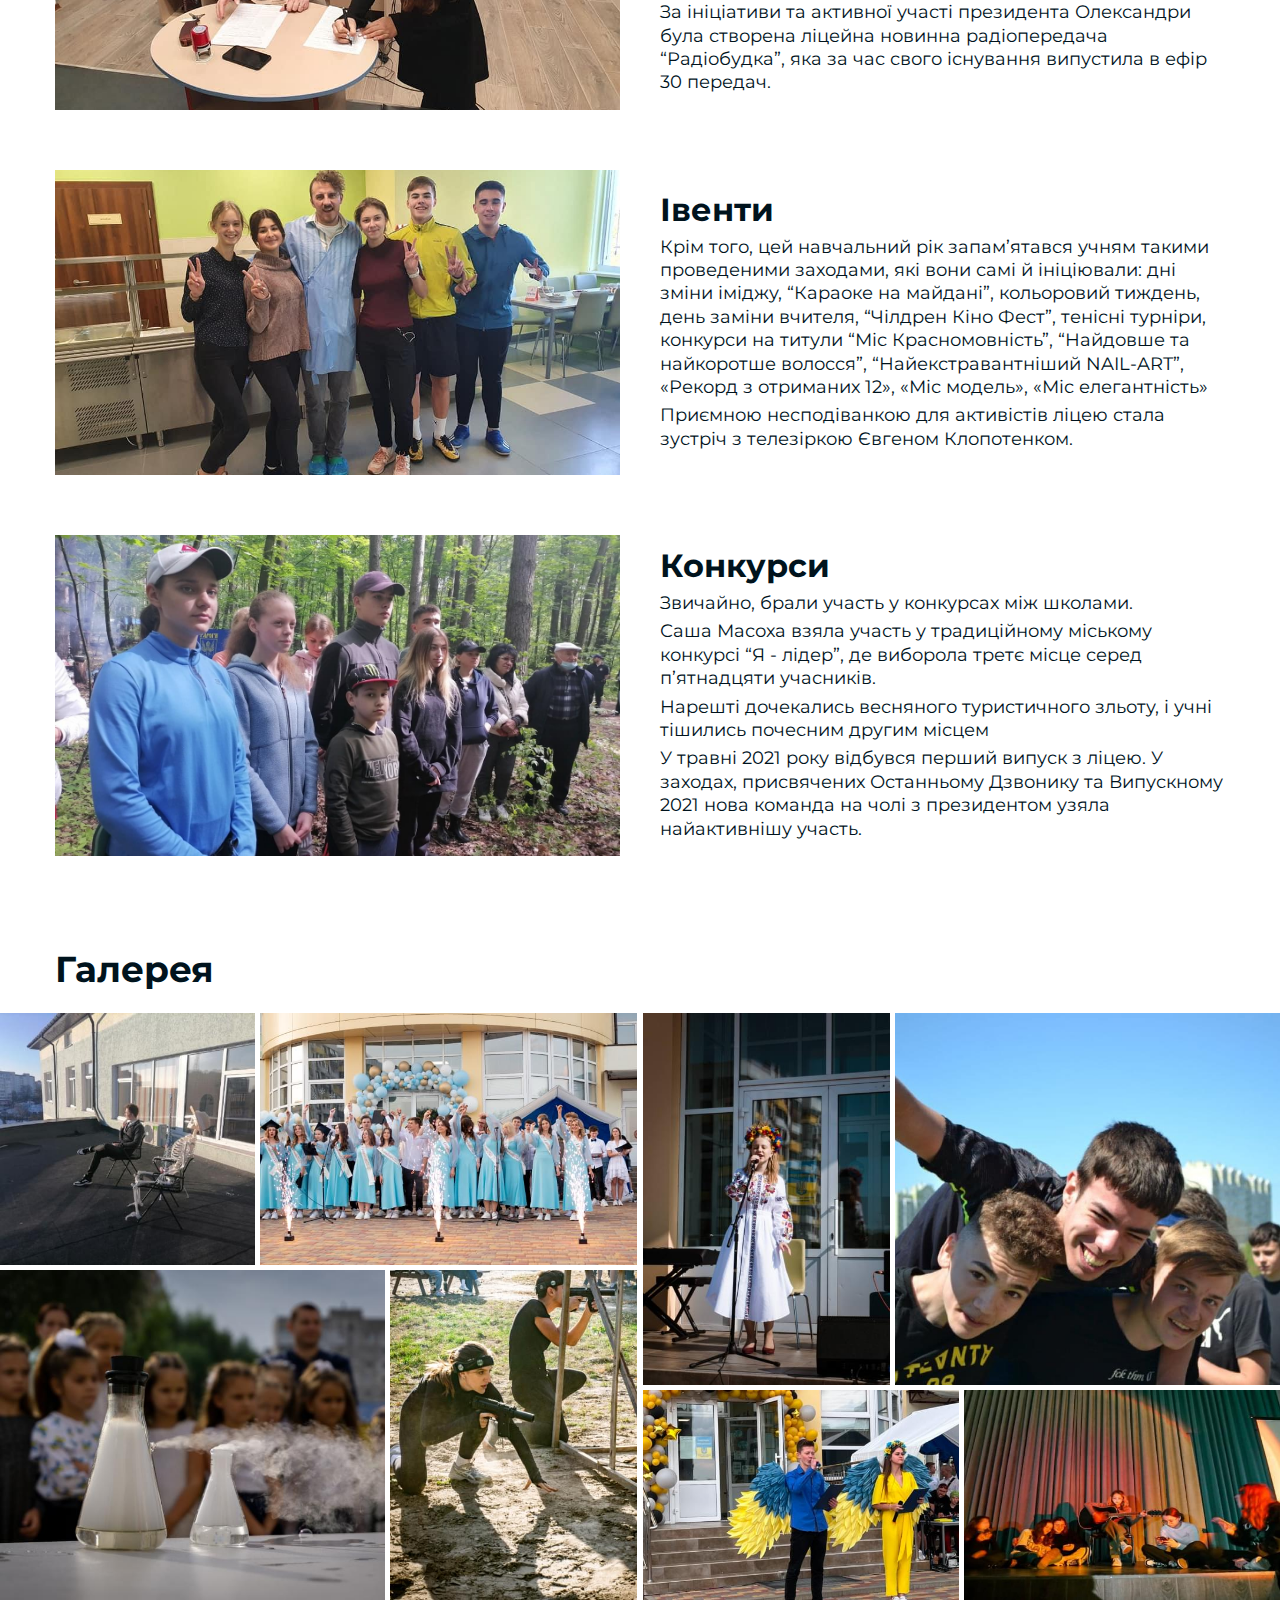
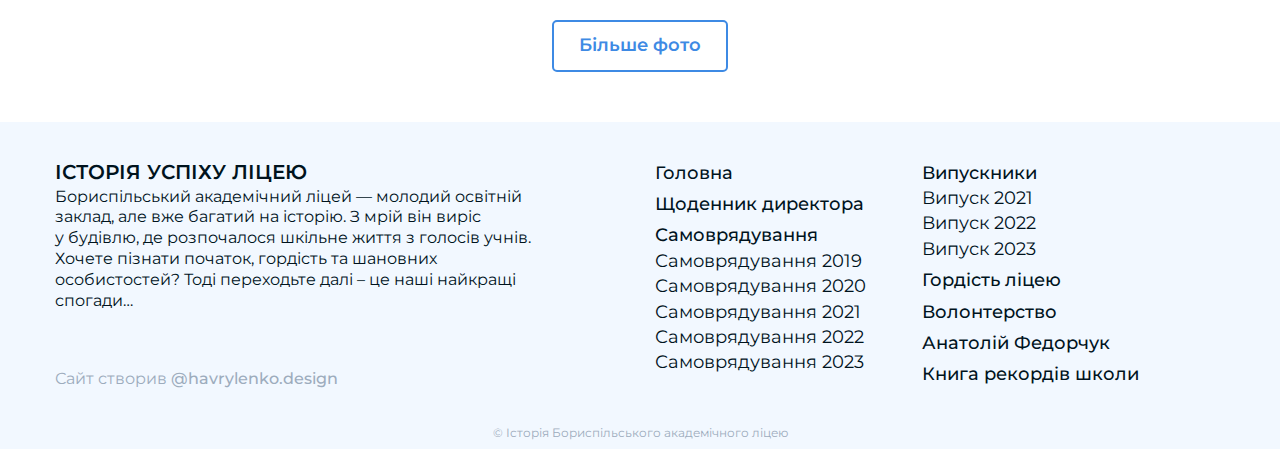
<file: selfgoverment-2021.html>
<!doctype html>
<html lang="ru">

<head>
	<title>Лідерство 2021</title>
	<meta charset="UTF-8">
	<meta name="format-detection" content="telephone=no">
	<!-- <style>body{opacity: 0;}</style> -->
	<link rel="stylesheet" href="css/style.min.css?_v=20231229211545">
	<link rel="shortcut icon" href="favicon.ico">
	<!-- <meta name="robots" content="noindex, nofollow"> -->
	<meta name="viewport" content="width=device-width, initial-scale=1.0">
	<link rel="preconnect" href="https://fonts.googleapis.com">
	<link rel="preconnect" href="https://fonts.gstatic.com" crossorigin>
	<link href="https://fonts.googleapis.com/css2?family=Montserrat:wght@300;400;500;600;700&display=swap&_v=20231229211545" rel="stylesheet">
</head>

<body>
	<div class="wrapper">
		<header class="header">
			<div class="header__container">
				<a href="index.html" class="header__logo"><img src="img/logo.svg" alt=""></a>
				<div class="header__menu menu">
					<button type="button" class="menu__icon icon-menu"><span></span></button>
					<nav class="menu__body">
						<ul class="menu__list">
							<li class="menu__item">
								<span><a href="index.html" class="menu__link">Головна</a></span>
							</li>
							<li class="menu__item">
								<span><a href="history.html" class="menu__link">Щоденник директора</a></span>
							</li>
							<li class="menu__item">
								<span><a href="volonteering.html" class="menu__link">Волонтерство</a></span>
							</li>
							<li class="menu__item">
								<span><a href="pride.html" class="menu__link">Гордість ліцею</a></span>
							</li>
							<li class="menu__item">
								<span><a href="graduates.html" class="menu__link">Випускники</a></span>
								<span><a href="graduation-2021.html" class="menu__sub-link">Випуск 2021</a></span>
								<span><a href="graduation-2022.htm" class="menu__sub-link">Випуск 2022</a></span>
								<span><a href="graduation-2023.htm" class="menu__sub-link">Випуск 2023</a></span>
							</li>
							<li class="menu__item">
								<span><a href="selfgoverment-intro.html" class="menu__link">Самоврядування</a></span>
								<span><a href="selfgoverment-2019.html" class="menu__sub-link">Самоврядування 2019</a></span>
								<span><a href="selfgoverment-2020.html" class="menu__sub-link">Самоврядування 2020</a></span>
								<span><a href="selfgoverment-2021.html" class="menu__sub-link">Самоврядування 2021</a></span>
								<span><a href="selfgoverment-2022.html" class="menu__sub-link">Самоврядування 2022</a></span>
								<span><a href="selfgoverment-2023.html" class="menu__sub-link">Самоврядування 2023</a></span>
							</li>
							<li class="menu__item">
								<span><a href="http://balrecords.org" target="_blank" class="menu__link">Книга рекордів школи</a></span>
							</li>
							<li class="menu__item">
								<span><a href="fedorchuk.html" class="menu__link">Анатолій Федорчук</a></span>
							</li>
						</ul>
					</nav>
				</div>
			</div>
		</header>
		<main class="main">
			<section class="main__intro-showpage intro-showpage">
				<div class="intro-showpage__container">
					<div class="intro-showpage__body text-block">
						<h1 class="text-block__title">Лідерство 2021</h1>
						<div class="text-block__text text">
							<p>
								Планета в жорсткому ковідному карантині. У школах майже нічого
								не можна робити - обмеження на будь-які види спілкування.
								Самоврядування освоює роботу онлайн.
							</p>
						</div>
						<a href="#" data-goto=".main__quote" data-goto-header class="text-block__button">
							Детальніше
						</a>
					</div>
					<div class="intro-showpage__more more">
						Детальніше
						<span class="_icon-arrow"></span>
					</div>
				</div>
				<div class="intro-showpage__image">
					<img src="img/selfgoverment/intros/2021.jpg" alt="" />
				</div>
			</section>
			<section class="main__quote quote">
				<div class="quote__container">
					<div class="quote__slider swiper">
						<div class="quote__wrapper swiper-wrapper">
							<div class="quote__slide swiper-slide">
								<div class="slide-quote__content">
									<div class="slide-quote__avatar">
										<img src="img/selfgoverment/presidents/masoha-1.jpg" alt="" />
									</div>
									<div class="slide-quote__body">
										<div class="slide-quote__sub-title">
											Президент 2020-2021
										</div>
										<div class="slide-quote__name">Олександра Масоха</div>
										<div class="slide-quote__text text">
											<p>
												Наступним президентом учнівського самоврядування стала
												Олександра Масоха, учениця 9-А класу. Рік відзначився
												пошуком команди та втіленням багатьох нових ідей.
											</p>
										</div>
									</div>
								</div>
							</div>
						</div>
					</div>
					<div class="quote__controls quote-controls">
						<div class="quote-controls__navigation">
							<button type="button" class="quote-controls-button-prev quote-controls-button swiper-button swiper-button-prev _icon-arrow-small"></button>
							<button type="button" class="quote-controls-button-next quote-controls-button swiper-button swiper-button-next _icon-arrow-small"></button>
						</div>
						<div class="quote-controls__pagination pagination-controls"></div>
					</div>
				</div>
			</section>
			<section class="main__history history">
				<div class="history__container">
					<article class="history__breakpoint breakpoint-history">
						<div class="breakpoint-history__image-ibg">
							<img src="img/selfgoverment/2020-2021/1.jpg" alt="" />
						</div>
						<div class="breakpoint-history__body">
							<div class="breakpoint-history__date">Вибори президента</div>
							<div class="breakpoint-history__text text">
								<p>
									Рік, порізаний карантинами, на багато клаптиків очного
									навчання. Цього року було мало міських заходів, збирати
									дітей групами не дозволяли.
								</p>
								<p>
									Але не дивлячись ні на що, у вересні відбулися вибори, і
									новим президентом ліцею стала учениця 9-А класу Масоха
									Олександра. Під її керівництвом розпочалося формування нової
									команди учнівського самоврядування. Учні мали багато планів,
									і багато з них змогли втілити в життя.
								</p>
								<p>
									За ініціативи та активної участі президента Олександри була
									створена ліцейна новинна радіопередача “Радіобудка”, яка за
									час свого існування випустила в ефір 30 передач.
								</p>
							</div>
						</div>
					</article>
					<article class="history__breakpoint breakpoint-history">
						<div class="breakpoint-history__image-ibg">
							<img src="img/selfgoverment/2020-2021/2.jpg" alt="" />
						</div>
						<div class="breakpoint-history__body">
							<div class="breakpoint-history__date">Івенти</div>
							<div class="breakpoint-history__text text">
								<p>
									Крім того, цей навчальний рік запам’ятався учням такими
									проведеними заходами, які вони самі й ініціювали: дні зміни
									іміджу, “Караоке на майдані”, кольоровий тиждень, день
									заміни вчителя, “Чілдрен Кіно Фест”, тенісні турніри,
									конкурси на титули “Міс Красномовність”, “Найдовше та
									найкоротше волосся”, “Найекстравантніший NAIL-ART”, «Рекорд
									з отриманих 12», «Міс модель», «Міс елегантність»
								</p>
								<p>
									Приємною несподіванкою для активістів ліцею стала зустріч з
									телезіркою Євгеном Клопотенком.
								</p>
							</div>
						</div>
					</article>
					<article class="history__breakpoint breakpoint-history">
						<div class="breakpoint-history__image-ibg">
							<img src="img/selfgoverment/2020-2021/3.jpg" alt="" />
						</div>
						<div class="breakpoint-history__body">
							<div class="breakpoint-history__date">Конкурси</div>
							<div class="breakpoint-history__text text">
								<p>Звичайно, брали участь у конкурсах між школами.</p>
								<p>
									Саша Масоха взяла участь у традиційному міському конкурсі “Я
									- лідер”, де виборола третє місце серед п’ятнадцяти
									учасників.
								</p>
								<p>
									Нарешті дочекались весняного туристичного зльоту, і учні
									тішились почесним другим місцем
								</p>
								<p>
									У травні 2021 року відбувся перший випуск з ліцею. У
									заходах, присвячених Останньому Дзвонику та Випускному 2021
									нова команда на чолі з президентом узяла найактивнішу
									участь.
								</p>
							</div>
						</div>
					</article>
				</div>
			</section>
			<section class="main__gallery-showpage gallery">
				<div class="gallery__container">
					<h3 class="gallery__title title">Галерея</h3>
				</div>
				<div class="gallery__content">
					<div class="gallery__items gallery__flex">
						<div class="gallery__left gallery__flex">
							<div class="gallery__left-top gallery__flex">
								<div class="gallery__left-top_1 gallery__image">
									<img src="img/gallery/selfgoverment/left/top/1.jpg" alt="" />
								</div>
								<div class="gallery__left-top_2 gallery__image">
									<img src="img/gallery/selfgoverment/left/top/2.jpg" alt="" />
								</div>
							</div>
							<div class="gallery__left-bottom gallery__flex">
								<div class="gallery__left-bottom_1 gallery__image">
									<img src="img/gallery/selfgoverment/left/bottom/1.jpg" alt="" />
								</div>
								<div class="gallery__left-bottom_2 gallery__image">
									<img src="img/gallery/selfgoverment/left/bottom/2.jpg" alt="" />
								</div>
							</div>
						</div>
						<div class="gallery__right gallery__flex">
							<div class="gallery__right-top gallery__flex">
								<div class="gallery__right-top_1 gallery__image">
									<img src="img/gallery/selfgoverment/right/top/1.jpg" alt="" />
								</div>
								<div class="gallery__right-top_2 gallery__image">
									<img src="img/gallery/selfgoverment/right/top/2.jpg" alt="" />
								</div>
							</div>
							<div class="gallery__right-bottom gallery__flex">
								<div class="gallery__right-bottom_1 gallery__image">
									<img src="img/gallery/selfgoverment/right/bottom/1.jpg" alt="" />
								</div>
								<div class="gallery__right-bottom_2 gallery__image">
									<img src="img/gallery/selfgoverment/right/bottom/2.jpg" alt="" />
								</div>
							</div>
						</div>
					</div>
				</div>
				<div class="gallery__container">
					<a href="https://drive.google.com/drive/folders/1Y_udhCJxjE7mWAn9U1EumgPGC8FeB1Df?usp=sharing" class="gallery__button button">
						Більше фото
					</a>
				</div>
			</section>
		</main>
		<footer class="footer">
			<div class="footer__container">
				<div class="footer__content">
					<div class="footer__main main-footer">
						<div class="main-footer__body">
							<div class="main-footer__title">історія успіху ліцею</div>
							<div class="main-footer__text">
								<p>
									Бориспільський академічний ліцей — молодий освітній заклад,
									але вже багатий на історію. З мрій він виріс у будівлю,
									де розпочалося шкільне життя з голосів учнів.
								</p>
								<p>
									Хочете пізнати початок, гордість та шановних особистостей? Тоді
									переходьте далі – це наші найкращі спогади…
								</p>
							</div>
						</div>
						<div class="main-footer__powered-by">
							Сайт створив <a href="https://www.instagram.com/havrylenko.design?igsh=emx2bGsxNmkxZ3Bn" target="_blank">@havrylenko.design</a>
						</div>
					</div>
					<div class="footer__navigation navigation-footer">
						<div class="navigation-footer__columns">
							<div class="navigation-footer__column column-footer">
								<div class="column-footer__item">
									<div class="column-footer__title"><a href="index.html">Головна</a></div>
								</div>
								<div class="column-footer__item">
									<div class="column-footer__title"><a href="history.html">Щоденник директора</a></div>
								</div>
								<div class="column-footer__item">
									<div class="column-footer__title">
										<a href="selfgoverment-intro.html">Самоврядування</a>
									</div>
									<div class="column-footer__link">
										<a href="selfgoverment-2019.html">Самоврядування 2019</a>
									</div>
									<div class="column-footer__link">
										<a href="selfgoverment-2020.html">Самоврядування 2020</a>
									</div>
									<div class="column-footer__link">
										<a href="selfgoverment-2021.html">Самоврядування 2021</a>
									</div>
									<div class="column-footer__link">
										<a href="selfgoverment-2022.html">Самоврядування 2022</a>
									</div>
									<div class="column-footer__link">
										<a href="selfgoverment-2023.html">Самоврядування 2023</a>
									</div>
								</div>
							</div>
							<div class="navigation-footer__column column-footer">
								<div class="column-footer__item">
									<div class="column-footer__title">
										<a href="graduates.html">Випускники</a>
									</div>
									<div class="column-footer__link">
										<a href="graduation-2021.html">Випуск 2021</a>
									</div>
									<div class="column-footer__link">
										<a href="graduation-2022.html">Випуск 2022</a>
									</div>
									<div class="column-footer__link">
										<a href="graduation-2023.html">Випуск 2023</a>
									</div>
								</div>
								<div class="column-footer__item">
									<div class="column-footer__title">
										<a href="pride.html">Гордість ліцею</a>
									</div>
								</div>
								<div class="column-footer__item">
									<div class="column-footer__title">
										<a href="volonteering.html">Волонтерство</a>
									</div>
								</div>
								<div class="column-footer__item">
									<div class="column-footer__title">
										<a href="fedorchuk.html">Анатолій Федорчук</a>
									</div>
								</div>
								<div class="column-footer__item">
									<div class="column-footer__title">
										<a href="http://balrecords.org" target="_blank">Книга рекордів школи</a>
									</div>
								</div>
							</div>
						</div>
					</div>
				</div>
				<div class="footer__copyright">
					© Історія Бориспільського академічного ліцею
				</div>
			</div>
		</footer>

	</div>
	<!-- <div id="popup" aria-hidden="true" class="popup">
	<div class="popup__wrapper">
		<div class="popup__content">
			<button data-close type="button" class="popup__close">Закрити</button>
			<div class="popup__text">
				Text
			</div>
		</div>
	</div>
</div> -->
	<script src="js/app.min.js?_v=20231229211545"></script>
</body>

</html>
</file>
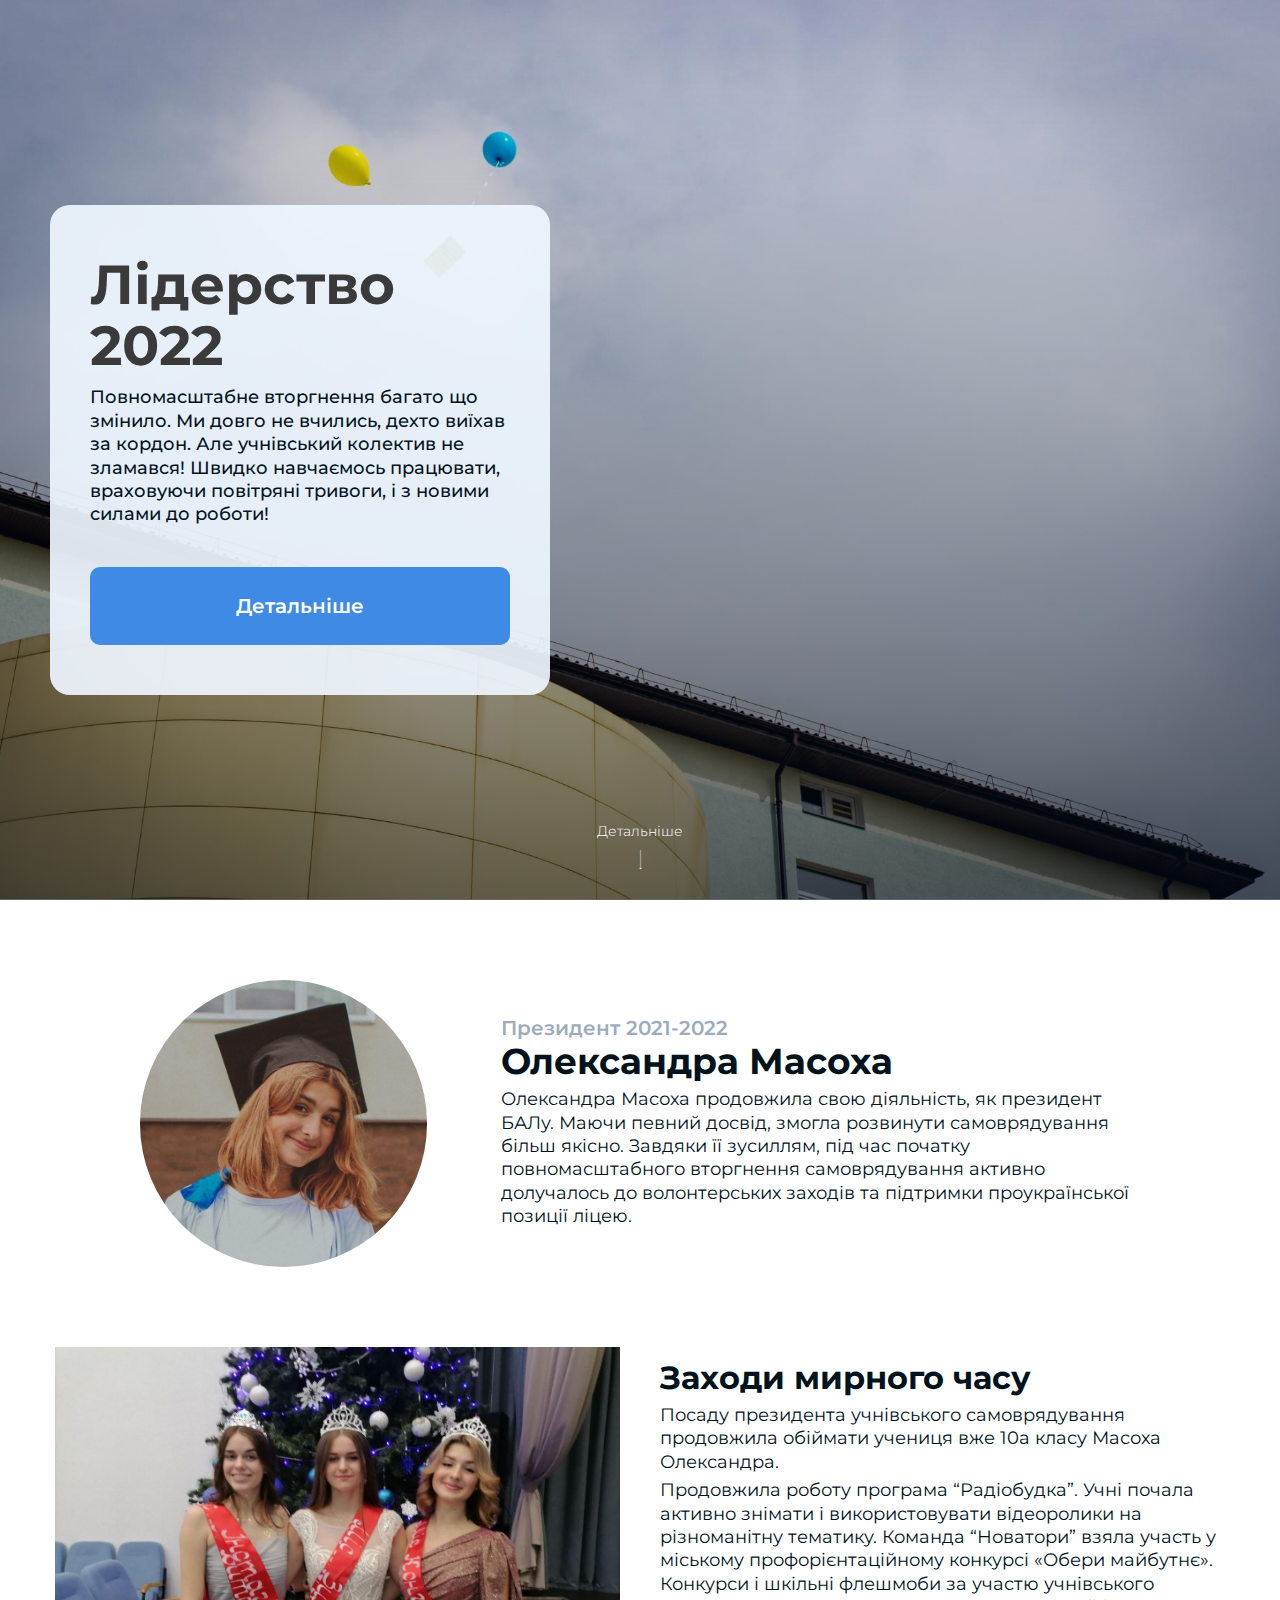
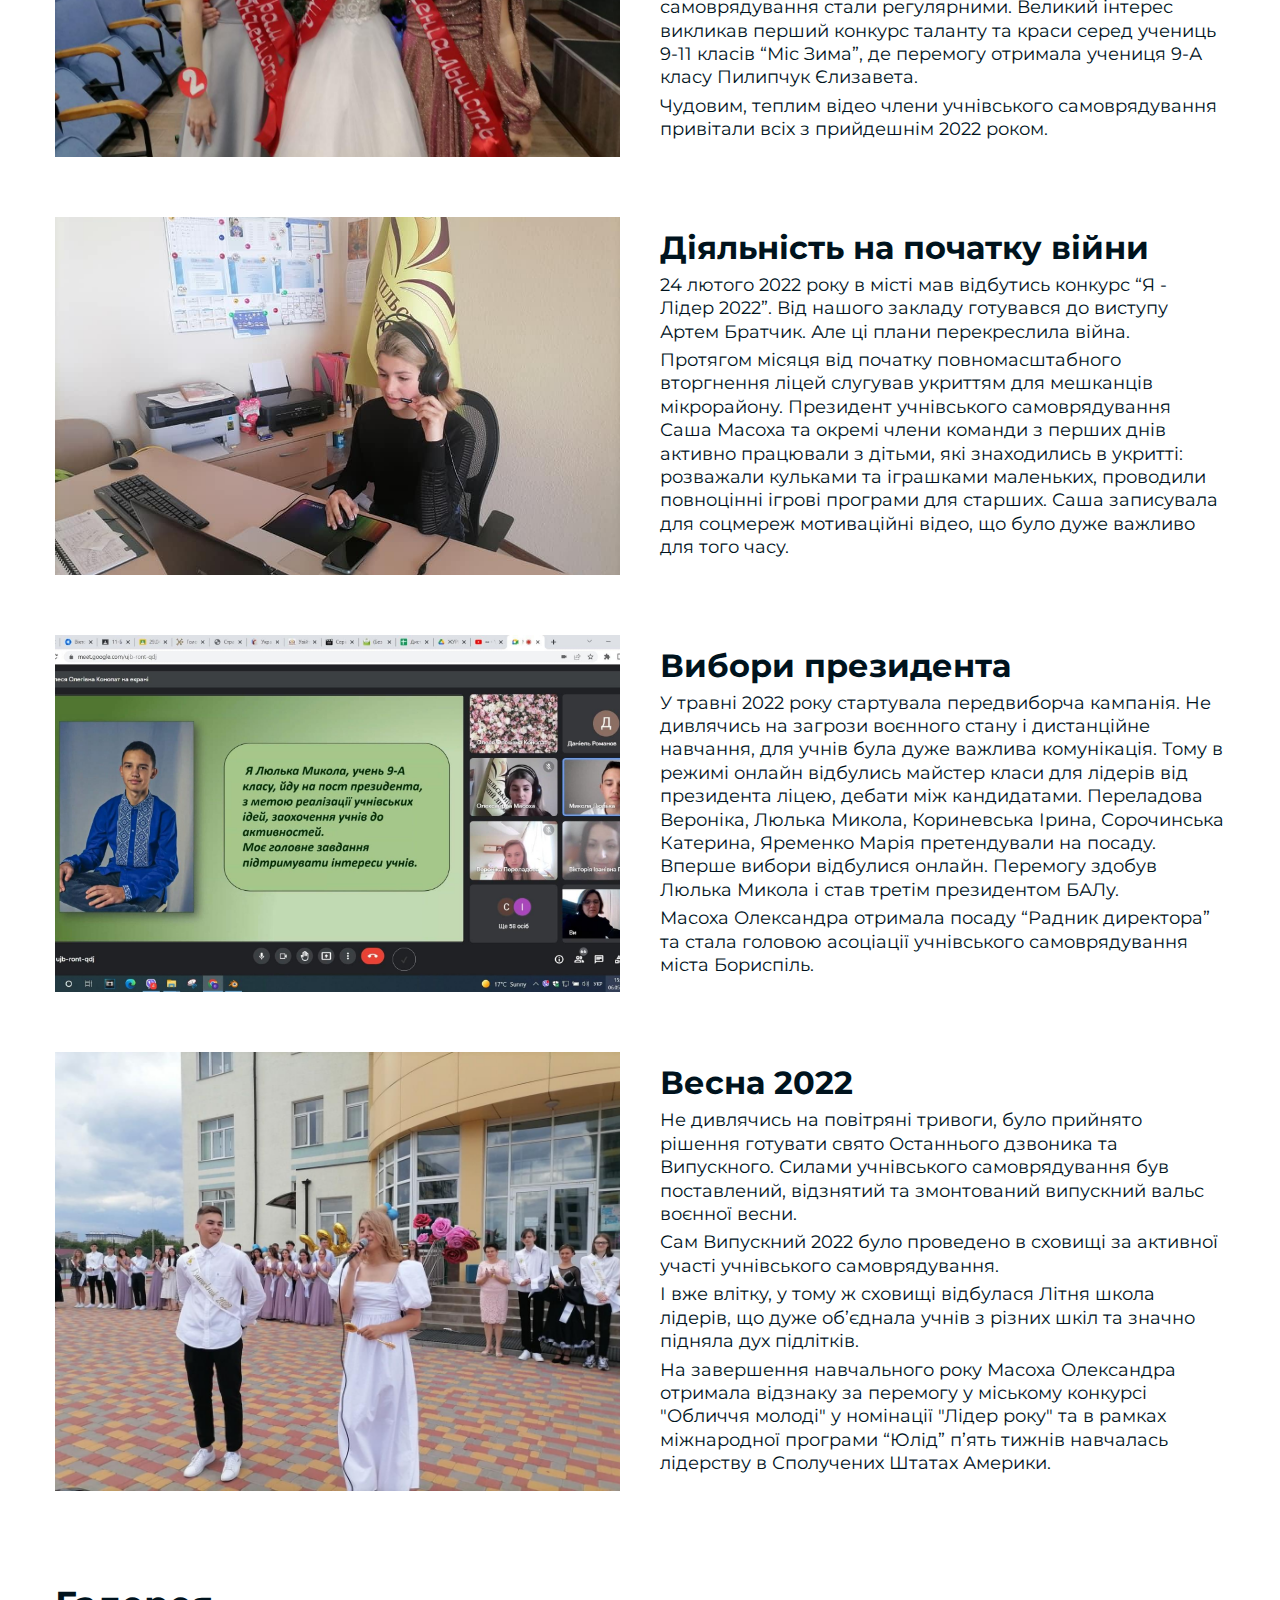
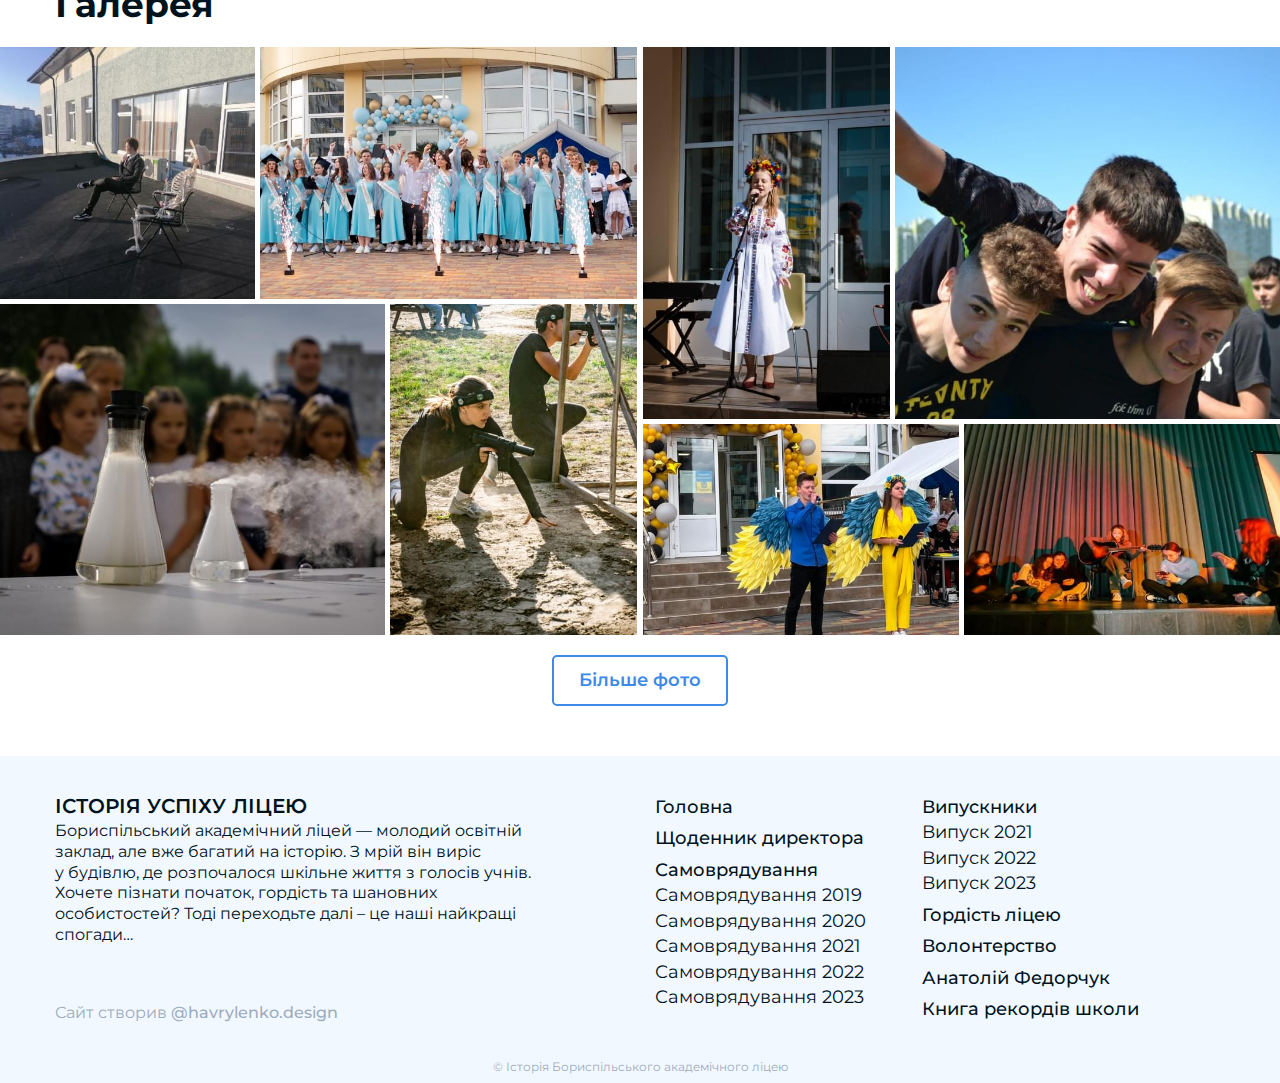
<file: selfgoverment-2022.html>
<!doctype html>
<html lang="ru">

<head>
	<title>Лідерство 2022</title>
	<meta charset="UTF-8">
	<meta name="format-detection" content="telephone=no">
	<!-- <style>body{opacity: 0;}</style> -->
	<link rel="stylesheet" href="css/style.min.css?_v=20231229211545">
	<link rel="shortcut icon" href="favicon.ico">
	<!-- <meta name="robots" content="noindex, nofollow"> -->
	<meta name="viewport" content="width=device-width, initial-scale=1.0">
	<link rel="preconnect" href="https://fonts.googleapis.com">
	<link rel="preconnect" href="https://fonts.gstatic.com" crossorigin>
	<link href="https://fonts.googleapis.com/css2?family=Montserrat:wght@300;400;500;600;700&display=swap&_v=20231229211545" rel="stylesheet">
</head>

<body>
	<div class="wrapper">
		<header class="header">
			<div class="header__container">
				<a href="index.html" class="header__logo"><img src="img/logo.svg" alt=""></a>
				<div class="header__menu menu">
					<button type="button" class="menu__icon icon-menu"><span></span></button>
					<nav class="menu__body">
						<ul class="menu__list">
							<li class="menu__item">
								<span><a href="index.html" class="menu__link">Головна</a></span>
							</li>
							<li class="menu__item">
								<span><a href="history.html" class="menu__link">Щоденник директора</a></span>
							</li>
							<li class="menu__item">
								<span><a href="volonteering.html" class="menu__link">Волонтерство</a></span>
							</li>
							<li class="menu__item">
								<span><a href="pride.html" class="menu__link">Гордість ліцею</a></span>
							</li>
							<li class="menu__item">
								<span><a href="graduates.html" class="menu__link">Випускники</a></span>
								<span><a href="graduation-2021.html" class="menu__sub-link">Випуск 2021</a></span>
								<span><a href="graduation-2022.htm" class="menu__sub-link">Випуск 2022</a></span>
								<span><a href="graduation-2023.htm" class="menu__sub-link">Випуск 2023</a></span>
							</li>
							<li class="menu__item">
								<span><a href="selfgoverment-intro.html" class="menu__link">Самоврядування</a></span>
								<span><a href="selfgoverment-2019.html" class="menu__sub-link">Самоврядування 2019</a></span>
								<span><a href="selfgoverment-2020.html" class="menu__sub-link">Самоврядування 2020</a></span>
								<span><a href="selfgoverment-2021.html" class="menu__sub-link">Самоврядування 2021</a></span>
								<span><a href="selfgoverment-2022.html" class="menu__sub-link">Самоврядування 2022</a></span>
								<span><a href="selfgoverment-2023.html" class="menu__sub-link">Самоврядування 2023</a></span>
							</li>
							<li class="menu__item">
								<span><a href="http://balrecords.org" target="_blank" class="menu__link">Книга рекордів школи</a></span>
							</li>
							<li class="menu__item">
								<span><a href="fedorchuk.html" class="menu__link">Анатолій Федорчук</a></span>
							</li>
						</ul>
					</nav>
				</div>
			</div>
		</header>
		<main class="main">
			<section class="main__intro-showpage intro-showpage">
				<div class="intro-showpage__container">
					<div class="intro-showpage__body text-block">
						<h1 class="text-block__title">Лідерство 2022</h1>
						<div class="text-block__text text">
							<p>
								Повномасштабне вторгнення багато що змінило. Ми довго не
								вчились, дехто виїхав за кордон. Але учнівський колектив не
								зламався! Швидко навчаємось працювати, враховуючи повітряні
								тривоги, і з новими силами до роботи!
							</p>
						</div>
						<a href="#" data-goto=".main__quote" data-goto-header class="text-block__button">
							Детальніше
						</a>
					</div>
					<div class="intro-showpage__more more">
						Детальніше
						<span class="_icon-arrow"></span>
					</div>
				</div>
				<div class="intro-showpage__image">
					<img src="img/selfgoverment/intros/2022.jpg" alt="" />
				</div>
			</section>
			<section class="main__quote quote">
				<div class="quote__container">
					<div class="quote__slider swiper">
						<div class="quote__wrapper swiper-wrapper">
							<div class="quote__slide swiper-slide">
								<div class="slide-quote__content">
									<div class="slide-quote__avatar">
										<img src="img/selfgoverment/presidents/masoha-2.jpg" alt="" />
									</div>
									<div class="slide-quote__body">
										<div class="slide-quote__sub-title">
											Президент 2021-2022
										</div>
										<div class="slide-quote__name">Олександра Масоха</div>
										<div class="slide-quote__text text">
											<p>
												Олександра Масоха продовжила свою діяльність, як
												президент БАЛу. Маючи певний досвід, змогла розвинути
												самоврядування більш якісно. Завдяки її зусиллям, під
												час початку повномасштабного вторгнення самоврядування
												активно долучалось до волонтерських заходів та
												підтримки проукраїнської позиції ліцею.
											</p>
										</div>
									</div>
								</div>
							</div>
						</div>
					</div>
					<div class="quote__controls quote-controls">
						<div class="quote-controls__navigation">
							<button type="button" class="quote-controls-button-prev quote-controls-button swiper-button swiper-button-prev _icon-arrow-small"></button>
							<button type="button" class="quote-controls-button-next quote-controls-button swiper-button swiper-button-next _icon-arrow-small"></button>
						</div>
						<div class="quote-controls__pagination pagination-controls"></div>
					</div>
				</div>
			</section>
			<section class="main__history history">
				<div class="history__container">
					<article class="history__breakpoint breakpoint-history">
						<div class="breakpoint-history__image-ibg">
							<img src="img/selfgoverment/2021-2022/1.jpg" alt="" />
						</div>
						<div class="breakpoint-history__body">
							<div class="breakpoint-history__date">Заходи мирного часу</div>
							<div class="breakpoint-history__text text">
								<p>
									Посаду президента учнівського самоврядування продовжила
									обіймати учениця вже 10а класу Масоха Олександра.
								</p>
								<p>
									Продовжила роботу програма “Радіобудка”. Учні почала активно
									знімати і використовувати відеоролики на різноманітну
									тематику. Команда “Новатори” взяла участь у міському
									профорієнтаційному конкурсі «Обери майбутнє». Конкурси і
									шкільні флешмоби за участю учнівського самоврядування стали
									регулярними. Великий інтерес викликав перший конкурс таланту
									та краси серед учениць 9-11 класів “Міс Зима”, де перемогу
									отримала учениця 9-А класу Пилипчук Єлизавета.
								</p>
								<p>
									Чудовим, теплим відео члени учнівського самоврядування
									привітали всіх з прийдешнім 2022 роком.
								</p>
							</div>
						</div>
					</article>
					<article class="history__breakpoint breakpoint-history">
						<div class="breakpoint-history__image-ibg">
							<img src="img/selfgoverment/2021-2022/2.jpg" alt="" />
						</div>
						<div class="breakpoint-history__body">
							<div class="breakpoint-history__date">
								Діяльність на початку війни
							</div>
							<div class="breakpoint-history__text text">
								<p>
									24 лютого 2022 року в місті мав відбутись конкурс “Я - Лідер
									2022”. Від нашого закладу готувався до виступу Артем
									Братчик. Але ці плани перекреслила війна.
								</p>
								<p>
									Протягом місяця від початку повномасштабного вторгнення
									ліцей слугував укриттям для мешканців мікрорайону. Президент
									учнівського самоврядування Саша Масоха та окремі члени
									команди з перших днів активно працювали з дітьми, які
									знаходились в укритті: розважали кульками та іграшками
									маленьких, проводили повноцінні ігрові програми для старших.
									Саша записувала для соцмереж мотиваційні відео, що було дуже
									важливо для того часу.
								</p>
							</div>
						</div>
					</article>
					<article class="history__breakpoint breakpoint-history">
						<div class="breakpoint-history__image-ibg">
							<img src="img/selfgoverment/2021-2022/3.jpg" alt="" />
						</div>
						<div class="breakpoint-history__body">
							<div class="breakpoint-history__date">Вибори президента</div>
							<div class="breakpoint-history__text text">
								<p>
									У травні 2022 року стартувала передвиборча кампанія. Не
									дивлячись на загрози воєнного стану і дистанційне навчання,
									для учнів була дуже важлива комунікація. Тому в режимі
									онлайн відбулись майстер класи для лідерів від президента
									ліцею, дебати між кандидатами. Переладова Вероніка, Люлька
									Микола, Кориневська Ірина, Сорочинська Катерина, Яременко
									Марія претендували на посаду. Вперше вибори відбулися
									онлайн. Перемогу здобув Люлька Микола і став третім
									президентом БАЛу.
								</p>
								<p>
									Масоха Олександра отримала посаду “Радник директора” та
									стала головою асоціації учнівського самоврядування міста
									Бориспіль.
								</p>
							</div>
						</div>
					</article>
					<article class="history__breakpoint breakpoint-history">
						<div class="breakpoint-history__image-ibg">
							<img src="img/selfgoverment/2021-2022/4.jpg" alt="" />
						</div>
						<div class="breakpoint-history__body">
							<div class="breakpoint-history__date">Весна 2022</div>
							<div class="breakpoint-history__text text">
								<p>
									Не дивлячись на повітряні тривоги, було прийнято рішення
									готувати свято Останнього дзвоника та Випускного. Силами
									учнівського самоврядування був поставлений, відзнятий та
									змонтований випускний вальс воєнної весни.
								</p>
								<p>
									Сам Випускний 2022 було проведено в сховищі за активної
									участі учнівського самоврядування.
								</p>
								<p>
									І вже влітку, у тому ж сховищі відбулася Літня школа
									лідерів, що дуже об’єднала учнів з різних шкіл та значно
									підняла дух підлітків.
								</p>
								<p>
									На завершення навчального року Масоха Олександра отримала
									відзнаку за перемогу у міському конкурсі "Обличчя молоді" у
									номінації "Лідер року" та в рамках міжнародної програми
									“Юлід” п’ять тижнів навчалась лідерству в Сполучених Штатах
									Америки.
								</p>
							</div>
						</div>
					</article>
				</div>
			</section>
			<section class="main__gallery-showpage gallery">
				<div class="gallery__container">
					<h3 class="gallery__title title">Галерея</h3>
				</div>
				<div class="gallery__content">
					<div class="gallery__items gallery__flex">
						<div class="gallery__left gallery__flex">
							<div class="gallery__left-top gallery__flex">
								<div class="gallery__left-top_1 gallery__image">
									<img src="img/gallery/selfgoverment/left/top/1.jpg" alt="" />
								</div>
								<div class="gallery__left-top_2 gallery__image">
									<img src="img/gallery/selfgoverment/left/top/2.jpg" alt="" />
								</div>
							</div>
							<div class="gallery__left-bottom gallery__flex">
								<div class="gallery__left-bottom_1 gallery__image">
									<img src="img/gallery/selfgoverment/left/bottom/1.jpg" alt="" />
								</div>
								<div class="gallery__left-bottom_2 gallery__image">
									<img src="img/gallery/selfgoverment/left/bottom/2.jpg" alt="" />
								</div>
							</div>
						</div>
						<div class="gallery__right gallery__flex">
							<div class="gallery__right-top gallery__flex">
								<div class="gallery__right-top_1 gallery__image">
									<img src="img/gallery/selfgoverment/right/top/1.jpg" alt="" />
								</div>
								<div class="gallery__right-top_2 gallery__image">
									<img src="img/gallery/selfgoverment/right/top/2.jpg" alt="" />
								</div>
							</div>
							<div class="gallery__right-bottom gallery__flex">
								<div class="gallery__right-bottom_1 gallery__image">
									<img src="img/gallery/selfgoverment/right/bottom/1.jpg" alt="" />
								</div>
								<div class="gallery__right-bottom_2 gallery__image">
									<img src="img/gallery/selfgoverment/right/bottom/2.jpg" alt="" />
								</div>
							</div>
						</div>
					</div>
				</div>
				<div class="gallery__container">
					<a href="https://drive.google.com/drive/folders/1Y_udhCJxjE7mWAn9U1EumgPGC8FeB1Df?usp=sharing" class="gallery__button button">
						Більше фото
					</a>
				</div>
			</section>
		</main>
		<footer class="footer">
			<div class="footer__container">
				<div class="footer__content">
					<div class="footer__main main-footer">
						<div class="main-footer__body">
							<div class="main-footer__title">історія успіху ліцею</div>
							<div class="main-footer__text">
								<p>
									Бориспільський академічний ліцей — молодий освітній заклад,
									але вже багатий на історію. З мрій він виріс у будівлю,
									де розпочалося шкільне життя з голосів учнів.
								</p>
								<p>
									Хочете пізнати початок, гордість та шановних особистостей? Тоді
									переходьте далі – це наші найкращі спогади…
								</p>
							</div>
						</div>
						<div class="main-footer__powered-by">
							Сайт створив <a href="https://www.instagram.com/havrylenko.design?igsh=emx2bGsxNmkxZ3Bn" target="_blank">@havrylenko.design</a>
						</div>
					</div>
					<div class="footer__navigation navigation-footer">
						<div class="navigation-footer__columns">
							<div class="navigation-footer__column column-footer">
								<div class="column-footer__item">
									<div class="column-footer__title"><a href="index.html">Головна</a></div>
								</div>
								<div class="column-footer__item">
									<div class="column-footer__title"><a href="history.html">Щоденник директора</a></div>
								</div>
								<div class="column-footer__item">
									<div class="column-footer__title">
										<a href="selfgoverment-intro.html">Самоврядування</a>
									</div>
									<div class="column-footer__link">
										<a href="selfgoverment-2019.html">Самоврядування 2019</a>
									</div>
									<div class="column-footer__link">
										<a href="selfgoverment-2020.html">Самоврядування 2020</a>
									</div>
									<div class="column-footer__link">
										<a href="selfgoverment-2021.html">Самоврядування 2021</a>
									</div>
									<div class="column-footer__link">
										<a href="selfgoverment-2022.html">Самоврядування 2022</a>
									</div>
									<div class="column-footer__link">
										<a href="selfgoverment-2023.html">Самоврядування 2023</a>
									</div>
								</div>
							</div>
							<div class="navigation-footer__column column-footer">
								<div class="column-footer__item">
									<div class="column-footer__title">
										<a href="graduates.html">Випускники</a>
									</div>
									<div class="column-footer__link">
										<a href="graduation-2021.html">Випуск 2021</a>
									</div>
									<div class="column-footer__link">
										<a href="graduation-2022.html">Випуск 2022</a>
									</div>
									<div class="column-footer__link">
										<a href="graduation-2023.html">Випуск 2023</a>
									</div>
								</div>
								<div class="column-footer__item">
									<div class="column-footer__title">
										<a href="pride.html">Гордість ліцею</a>
									</div>
								</div>
								<div class="column-footer__item">
									<div class="column-footer__title">
										<a href="volonteering.html">Волонтерство</a>
									</div>
								</div>
								<div class="column-footer__item">
									<div class="column-footer__title">
										<a href="fedorchuk.html">Анатолій Федорчук</a>
									</div>
								</div>
								<div class="column-footer__item">
									<div class="column-footer__title">
										<a href="http://balrecords.org" target="_blank">Книга рекордів школи</a>
									</div>
								</div>
							</div>
						</div>
					</div>
				</div>
				<div class="footer__copyright">
					© Історія Бориспільського академічного ліцею
				</div>
			</div>
		</footer>

	</div>
	<!-- <div id="popup" aria-hidden="true" class="popup">
	<div class="popup__wrapper">
		<div class="popup__content">
			<button data-close type="button" class="popup__close">Закрити</button>
			<div class="popup__text">
				Text
			</div>
		</div>
	</div>
</div> -->
	<script src="js/app.min.js?_v=20231229211545"></script>
</body>

</html>
</file>
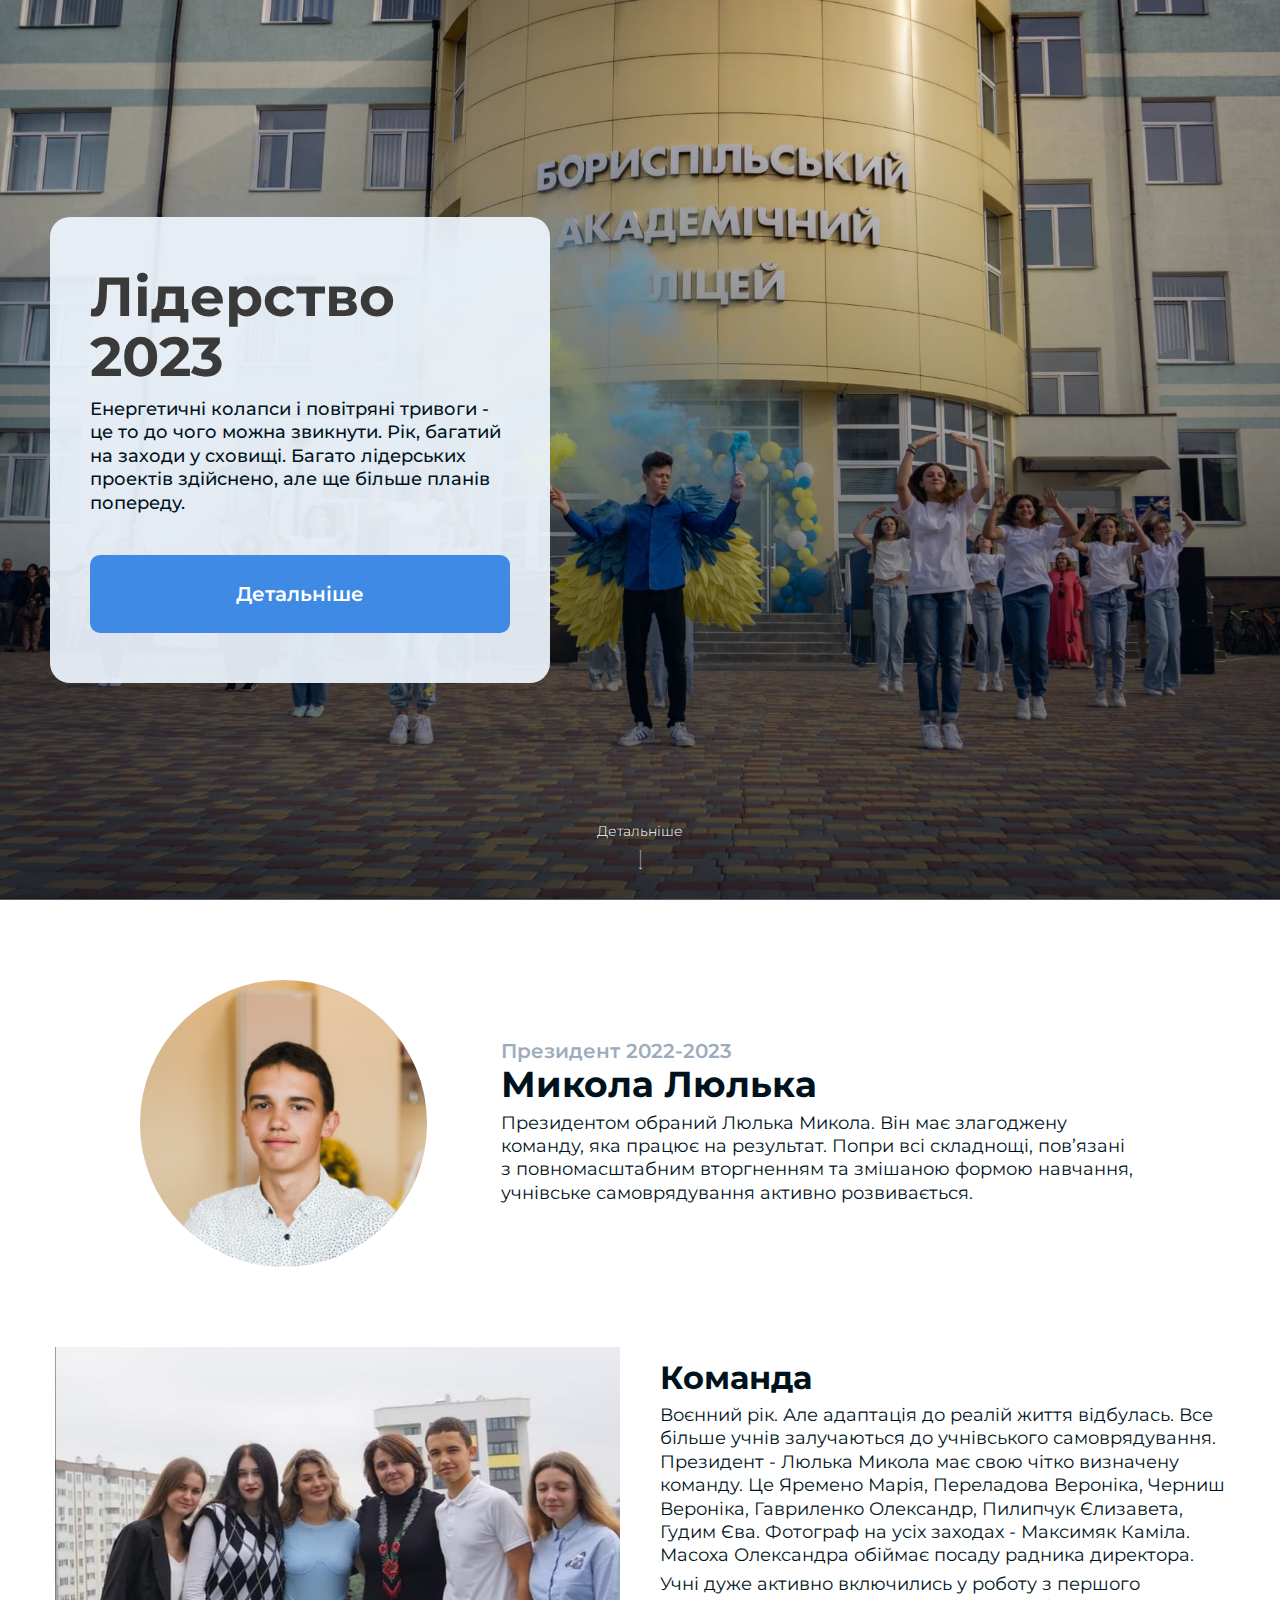
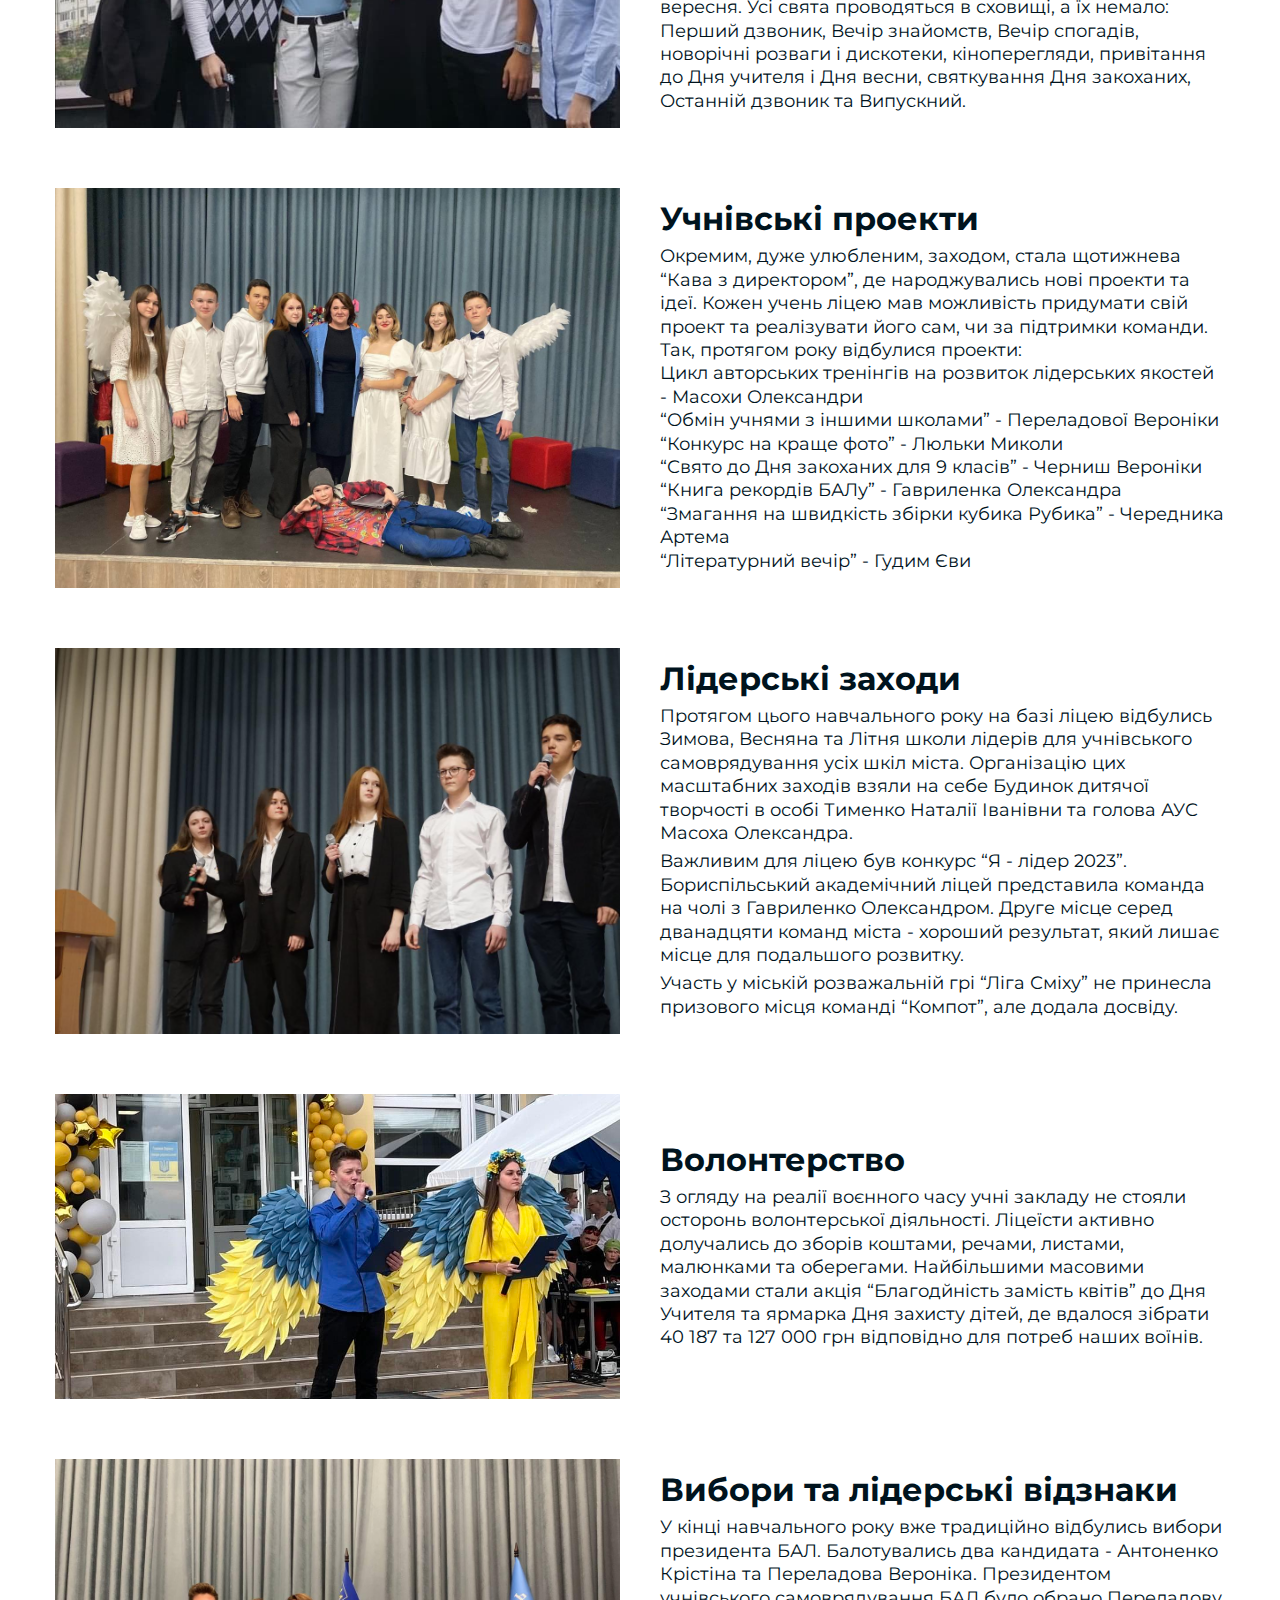
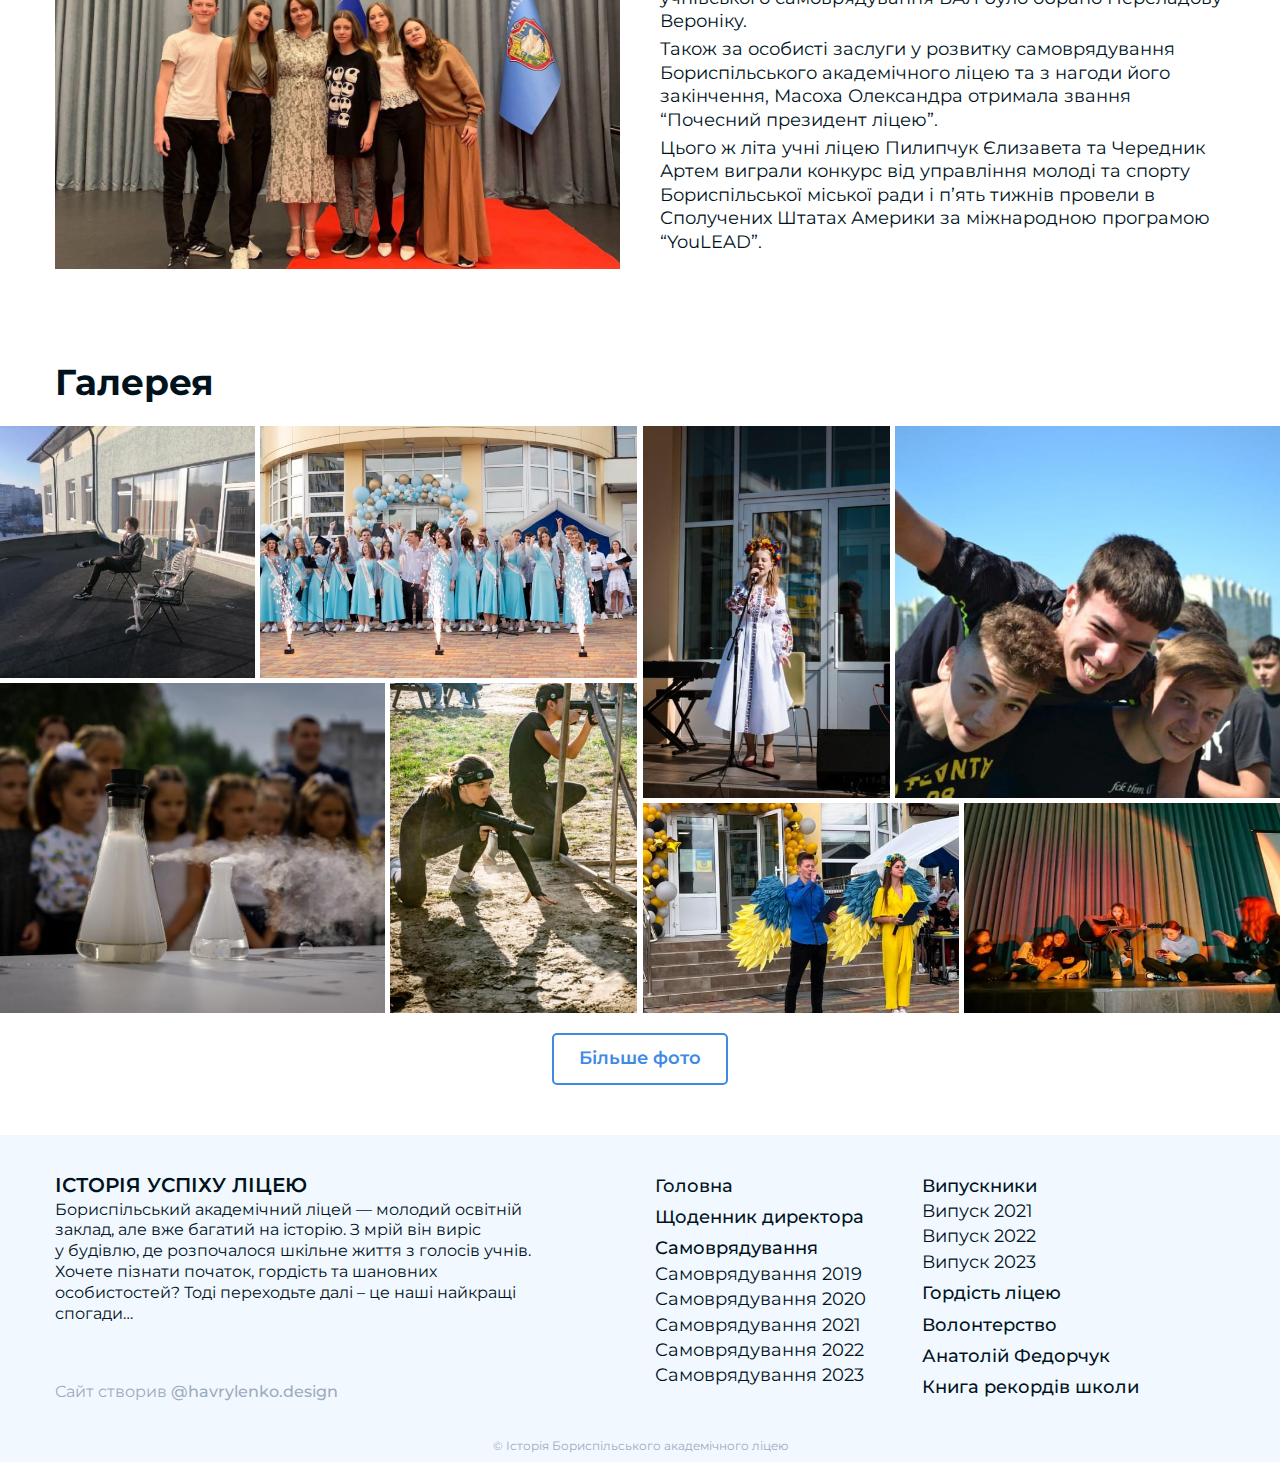
<file: selfgoverment-2023.html>
<!doctype html>
<html lang="ru">

<head>
	<title>Лідерство 2023</title>
	<meta charset="UTF-8">
	<meta name="format-detection" content="telephone=no">
	<!-- <style>body{opacity: 0;}</style> -->
	<link rel="stylesheet" href="css/style.min.css?_v=20231229211545">
	<link rel="shortcut icon" href="favicon.ico">
	<!-- <meta name="robots" content="noindex, nofollow"> -->
	<meta name="viewport" content="width=device-width, initial-scale=1.0">
	<link rel="preconnect" href="https://fonts.googleapis.com">
	<link rel="preconnect" href="https://fonts.gstatic.com" crossorigin>
	<link href="https://fonts.googleapis.com/css2?family=Montserrat:wght@300;400;500;600;700&display=swap&_v=20231229211545" rel="stylesheet">
</head>

<body>
	<div class="wrapper">
		<header class="header">
			<div class="header__container">
				<a href="index.html" class="header__logo"><img src="img/logo.svg" alt=""></a>
				<div class="header__menu menu">
					<button type="button" class="menu__icon icon-menu"><span></span></button>
					<nav class="menu__body">
						<ul class="menu__list">
							<li class="menu__item">
								<span><a href="index.html" class="menu__link">Головна</a></span>
							</li>
							<li class="menu__item">
								<span><a href="history.html" class="menu__link">Щоденник директора</a></span>
							</li>
							<li class="menu__item">
								<span><a href="volonteering.html" class="menu__link">Волонтерство</a></span>
							</li>
							<li class="menu__item">
								<span><a href="pride.html" class="menu__link">Гордість ліцею</a></span>
							</li>
							<li class="menu__item">
								<span><a href="graduates.html" class="menu__link">Випускники</a></span>
								<span><a href="graduation-2021.html" class="menu__sub-link">Випуск 2021</a></span>
								<span><a href="graduation-2022.htm" class="menu__sub-link">Випуск 2022</a></span>
								<span><a href="graduation-2023.htm" class="menu__sub-link">Випуск 2023</a></span>
							</li>
							<li class="menu__item">
								<span><a href="selfgoverment-intro.html" class="menu__link">Самоврядування</a></span>
								<span><a href="selfgoverment-2019.html" class="menu__sub-link">Самоврядування 2019</a></span>
								<span><a href="selfgoverment-2020.html" class="menu__sub-link">Самоврядування 2020</a></span>
								<span><a href="selfgoverment-2021.html" class="menu__sub-link">Самоврядування 2021</a></span>
								<span><a href="selfgoverment-2022.html" class="menu__sub-link">Самоврядування 2022</a></span>
								<span><a href="selfgoverment-2023.html" class="menu__sub-link">Самоврядування 2023</a></span>
							</li>
							<li class="menu__item">
								<span><a href="http://balrecords.org" target="_blank" class="menu__link">Книга рекордів школи</a></span>
							</li>
							<li class="menu__item">
								<span><a href="fedorchuk.html" class="menu__link">Анатолій Федорчук</a></span>
							</li>
						</ul>
					</nav>
				</div>
			</div>
		</header>
		<main class="main">
			<section class="main__intro-showpage intro-showpage">
				<div class="intro-showpage__container">
					<div class="intro-showpage__body text-block">
						<h1 class="text-block__title">Лідерство 2023</h1>
						<div class="text-block__text text">
							<p>
								Енергетичні колапси і повітряні тривоги - це то до чого можна
								звикнути. Рік, багатий на заходи у сховищі. Багато лідерських
								проектів здійснено, але ще більше планів попереду.
							</p>
						</div>
						<a href="#" data-goto=".main__quote" data-goto-header class="text-block__button">
							Детальніше
						</a>
					</div>
					<div class="intro-showpage__more more">
						Детальніше
						<span class="_icon-arrow"></span>
					</div>
				</div>
				<div class="intro-showpage__image">
					<img src="img/selfgoverment/intros/2023.jpg" alt="" />
				</div>
			</section>
			<section class="main__quote quote">
				<div class="quote__container">
					<div class="quote__slider swiper">
						<div class="quote__wrapper swiper-wrapper">
							<div class="quote__slide swiper-slide">
								<div class="slide-quote__content">
									<div class="slide-quote__avatar">
										<img src="img/selfgoverment/presidents/lylka.jpg" alt="" />
									</div>
									<div class="slide-quote__body">
										<div class="slide-quote__sub-title">
											Президент 2022-2023
										</div>
										<div class="slide-quote__name">Микола Люлька</div>
										<div class="slide-quote__text text">
											<p>
												Президентом обраний Люлька Микола. Він має злагоджену
												команду, яка працює на результат. Попри всі складнощі,
												пов’язані з повномасштабним вторгненням та змішаною
												формою навчання, учнівське самоврядування активно
												розвивається.
											</p>
										</div>
									</div>
								</div>
							</div>
						</div>
					</div>
					<div class="quote__controls quote-controls">
						<div class="quote-controls__navigation">
							<button type="button" class="quote-controls-button-prev quote-controls-button swiper-button swiper-button-prev _icon-arrow-small"></button>
							<button type="button" class="quote-controls-button-next quote-controls-button swiper-button swiper-button-next _icon-arrow-small"></button>
						</div>
						<div class="quote-controls__pagination pagination-controls"></div>
					</div>
				</div>
			</section>
			<section class="main__history history">
				<div class="history__container">
					<article class="history__breakpoint breakpoint-history">
						<div class="breakpoint-history__image-ibg">
							<img src="img/selfgoverment/2022-2023/1.jpg" alt="" />
						</div>
						<div class="breakpoint-history__body">
							<div class="breakpoint-history__date">Команда</div>
							<div class="breakpoint-history__text text">
								<p>
									Воєнний рік. Але адаптація до реалій життя відбулась. Все
									більше учнів залучаються до учнівського самоврядування.
									Президент - Люлька Микола має свою чітко визначену команду.
									Це Яремено Марія, Переладова Вероніка, Черниш Вероніка,
									Гавриленко Олександр, Пилипчук Єлизавета, Гудим Єва.
									Фотограф на усіх заходах - Максимяк Каміла. Масоха
									Олександра обіймає посаду радника директора.
								</p>
								<p>
									Учні дуже активно включились у роботу з першого вересня. Усі
									свята проводяться в сховищі, а їх немало: Перший дзвоник,
									Вечір знайомств, Вечір спогадів, новорічні розваги і
									дискотеки, кіноперегляди, привітання до Дня учителя і Дня
									весни, святкування Дня закоханих, Останній дзвоник та
									Випускний.
								</p>
							</div>
						</div>
					</article>
					<article class="history__breakpoint breakpoint-history">
						<div class="breakpoint-history__image-ibg">
							<img src="img/selfgoverment/2022-2023/2.jpg" alt="" />
						</div>
						<div class="breakpoint-history__body">
							<div class="breakpoint-history__date">Учнівські проекти</div>
							<div class="breakpoint-history__text text">
								<p>
									Окремим, дуже улюбленим, заходом, стала щотижнева “Кава з
									директором”, де народжувались нові проекти та ідеї. Кожен
									учень ліцею мав можливість придумати свій проект та
									реалізувати його сам, чи за підтримки команди. Так, протягом
									року відбулися проекти: <br />Цикл авторських тренінгів на
									розвиток лідерських якостей - Масохи Олександри <br />“Обмін
									учнями з іншими школами” - Переладової Вероніки
									<br />“Конкурс на краще фото” - Люльки Миколи <br />“Свято
									до Дня закоханих для 9 класів” - Черниш Вероніки
									<br />“Книга рекордів БАЛу” - Гавриленка Олександра
									<br />“Змагання на швидкість збірки кубика Рубика” -
									Чередника Артема <br />“Літературний вечір” - Гудим Єви
								</p>
							</div>
						</div>
					</article>
					<article class="history__breakpoint breakpoint-history">
						<div class="breakpoint-history__image-ibg">
							<img src="img/selfgoverment/2022-2023/3.jpg" alt="" />
						</div>
						<div class="breakpoint-history__body">
							<div class="breakpoint-history__date">Лідерські заходи</div>
							<div class="breakpoint-history__text text">
								<p>
									Протягом цього навчального року на базі ліцею відбулись
									Зимова, Весняна та Літня школи лідерів для учнівського
									самоврядування усіх шкіл міста. Організацію цих масштабних
									заходів взяли на себе Будинок дитячої творчості в особі
									Тименко Наталії Іванівни та голова АУС Масоха Олександра.
								</p>
								<p>
									Важливим для ліцею був конкурс “Я - лідер 2023”.
									Бориспільський академічний ліцей представила команда на чолі
									з Гавриленко Олександром. Друге місце серед дванадцяти
									команд міста - хороший результат, який лишає місце для
									подальшого розвитку.
								</p>
								<p>
									Участь у міській розважальній грі “Ліга Сміху” не принесла
									призового місця команді “Компот”, але додала досвіду.
								</p>
							</div>
						</div>
					</article>
					<article class="history__breakpoint breakpoint-history">
						<div class="breakpoint-history__image-ibg">
							<img src="img/selfgoverment/2022-2023/4.jpg" alt="" />
						</div>
						<div class="breakpoint-history__body">
							<div class="breakpoint-history__date">Волонтерство</div>
							<div class="breakpoint-history__text text">
								<p>
									З огляду на реалії воєнного часу учні закладу не стояли
									осторонь волонтерської діяльності. Ліцеїсти активно
									долучались до зборів коштами, речами, листами, малюнками та
									оберегами. Найбільшими масовими заходами стали акція
									“Благодйність замість квітів” до Дня Учителя та ярмарка Дня
									захисту дітей, де вдалося зібрати 40 187 та 127 000 грн
									відповідно для потреб наших воїнів.
								</p>
							</div>
						</div>
					</article>
					<article class="history__breakpoint breakpoint-history">
						<div class="breakpoint-history__image-ibg">
							<img src="img/selfgoverment/2022-2023/5.jpg" alt="" />
						</div>
						<div class="breakpoint-history__body">
							<div class="breakpoint-history__date">
								Вибори та лідерські відзнаки
							</div>
							<div class="breakpoint-history__text text">
								<p>
									У кінці навчального року вже традиційно відбулись вибори
									президента БАЛ. Балотувались два кандидата - Антоненко
									Крістіна та Переладова Вероніка. Президентом учнівського
									самоврядування БАЛ було обрано Переладову Вероніку.
								</p>
								<p>
									Також за особисті заслуги у розвитку самоврядування
									Бориспільського академічного ліцею та з нагоди його
									закінчення, Масоха Олександра отримала звання “Почесний
									президент ліцею”.
								</p>
								<p>
									Цього ж літа учні ліцею Пилипчук Єлизавета та Чередник Артем
									виграли конкурс від управління молоді та спорту
									Бориспільської міської ради і п’ять тижнів провели в
									Сполучених Штатах Америки за міжнародною програмою
									“YouLEAD”.
								</p>
							</div>
						</div>
					</article>
				</div>
			</section>
			<section class="main__gallery-showpage gallery">
				<div class="gallery__container">
					<h3 class="gallery__title title">Галерея</h3>
				</div>
				<div class="gallery__content">
					<div class="gallery__items gallery__flex">
						<div class="gallery__left gallery__flex">
							<div class="gallery__left-top gallery__flex">
								<div class="gallery__left-top_1 gallery__image">
									<img src="img/gallery/selfgoverment/left/top/1.jpg" alt="" />
								</div>
								<div class="gallery__left-top_2 gallery__image">
									<img src="img/gallery/selfgoverment/left/top/2.jpg" alt="" />
								</div>
							</div>
							<div class="gallery__left-bottom gallery__flex">
								<div class="gallery__left-bottom_1 gallery__image">
									<img src="img/gallery/selfgoverment/left/bottom/1.jpg" alt="" />
								</div>
								<div class="gallery__left-bottom_2 gallery__image">
									<img src="img/gallery/selfgoverment/left/bottom/2.jpg" alt="" />
								</div>
							</div>
						</div>
						<div class="gallery__right gallery__flex">
							<div class="gallery__right-top gallery__flex">
								<div class="gallery__right-top_1 gallery__image">
									<img src="img/gallery/selfgoverment/right/top/1.jpg" alt="" />
								</div>
								<div class="gallery__right-top_2 gallery__image">
									<img src="img/gallery/selfgoverment/right/top/2.jpg" alt="" />
								</div>
							</div>
							<div class="gallery__right-bottom gallery__flex">
								<div class="gallery__right-bottom_1 gallery__image">
									<img src="img/gallery/selfgoverment/right/bottom/1.jpg" alt="" />
								</div>
								<div class="gallery__right-bottom_2 gallery__image">
									<img src="img/gallery/selfgoverment/right/bottom/2.jpg" alt="" />
								</div>
							</div>
						</div>
					</div>
				</div>
				<div class="gallery__container">
					<a href="https://drive.google.com/drive/folders/1Y_udhCJxjE7mWAn9U1EumgPGC8FeB1Df?usp=sharing" class="gallery__button button">
						Більше фото
					</a>
				</div>
			</section>
		</main>
		<footer class="footer">
			<div class="footer__container">
				<div class="footer__content">
					<div class="footer__main main-footer">
						<div class="main-footer__body">
							<div class="main-footer__title">історія успіху ліцею</div>
							<div class="main-footer__text">
								<p>
									Бориспільський академічний ліцей — молодий освітній заклад,
									але вже багатий на історію. З мрій він виріс у будівлю,
									де розпочалося шкільне життя з голосів учнів.
								</p>
								<p>
									Хочете пізнати початок, гордість та шановних особистостей? Тоді
									переходьте далі – це наші найкращі спогади…
								</p>
							</div>
						</div>
						<div class="main-footer__powered-by">
							Сайт створив <a href="https://www.instagram.com/havrylenko.design?igsh=emx2bGsxNmkxZ3Bn" target="_blank">@havrylenko.design</a>
						</div>
					</div>
					<div class="footer__navigation navigation-footer">
						<div class="navigation-footer__columns">
							<div class="navigation-footer__column column-footer">
								<div class="column-footer__item">
									<div class="column-footer__title"><a href="index.html">Головна</a></div>
								</div>
								<div class="column-footer__item">
									<div class="column-footer__title"><a href="history.html">Щоденник директора</a></div>
								</div>
								<div class="column-footer__item">
									<div class="column-footer__title">
										<a href="selfgoverment-intro.html">Самоврядування</a>
									</div>
									<div class="column-footer__link">
										<a href="selfgoverment-2019.html">Самоврядування 2019</a>
									</div>
									<div class="column-footer__link">
										<a href="selfgoverment-2020.html">Самоврядування 2020</a>
									</div>
									<div class="column-footer__link">
										<a href="selfgoverment-2021.html">Самоврядування 2021</a>
									</div>
									<div class="column-footer__link">
										<a href="selfgoverment-2022.html">Самоврядування 2022</a>
									</div>
									<div class="column-footer__link">
										<a href="selfgoverment-2023.html">Самоврядування 2023</a>
									</div>
								</div>
							</div>
							<div class="navigation-footer__column column-footer">
								<div class="column-footer__item">
									<div class="column-footer__title">
										<a href="graduates.html">Випускники</a>
									</div>
									<div class="column-footer__link">
										<a href="graduation-2021.html">Випуск 2021</a>
									</div>
									<div class="column-footer__link">
										<a href="graduation-2022.html">Випуск 2022</a>
									</div>
									<div class="column-footer__link">
										<a href="graduation-2023.html">Випуск 2023</a>
									</div>
								</div>
								<div class="column-footer__item">
									<div class="column-footer__title">
										<a href="pride.html">Гордість ліцею</a>
									</div>
								</div>
								<div class="column-footer__item">
									<div class="column-footer__title">
										<a href="volonteering.html">Волонтерство</a>
									</div>
								</div>
								<div class="column-footer__item">
									<div class="column-footer__title">
										<a href="fedorchuk.html">Анатолій Федорчук</a>
									</div>
								</div>
								<div class="column-footer__item">
									<div class="column-footer__title">
										<a href="http://balrecords.org" target="_blank">Книга рекордів школи</a>
									</div>
								</div>
							</div>
						</div>
					</div>
				</div>
				<div class="footer__copyright">
					© Історія Бориспільського академічного ліцею
				</div>
			</div>
		</footer>

	</div>
	<!-- <div id="popup" aria-hidden="true" class="popup">
	<div class="popup__wrapper">
		<div class="popup__content">
			<button data-close type="button" class="popup__close">Закрити</button>
			<div class="popup__text">
				Text
			</div>
		</div>
	</div>
</div> -->
	<script src="js/app.min.js?_v=20231229211545"></script>
</body>

</html>
</file>
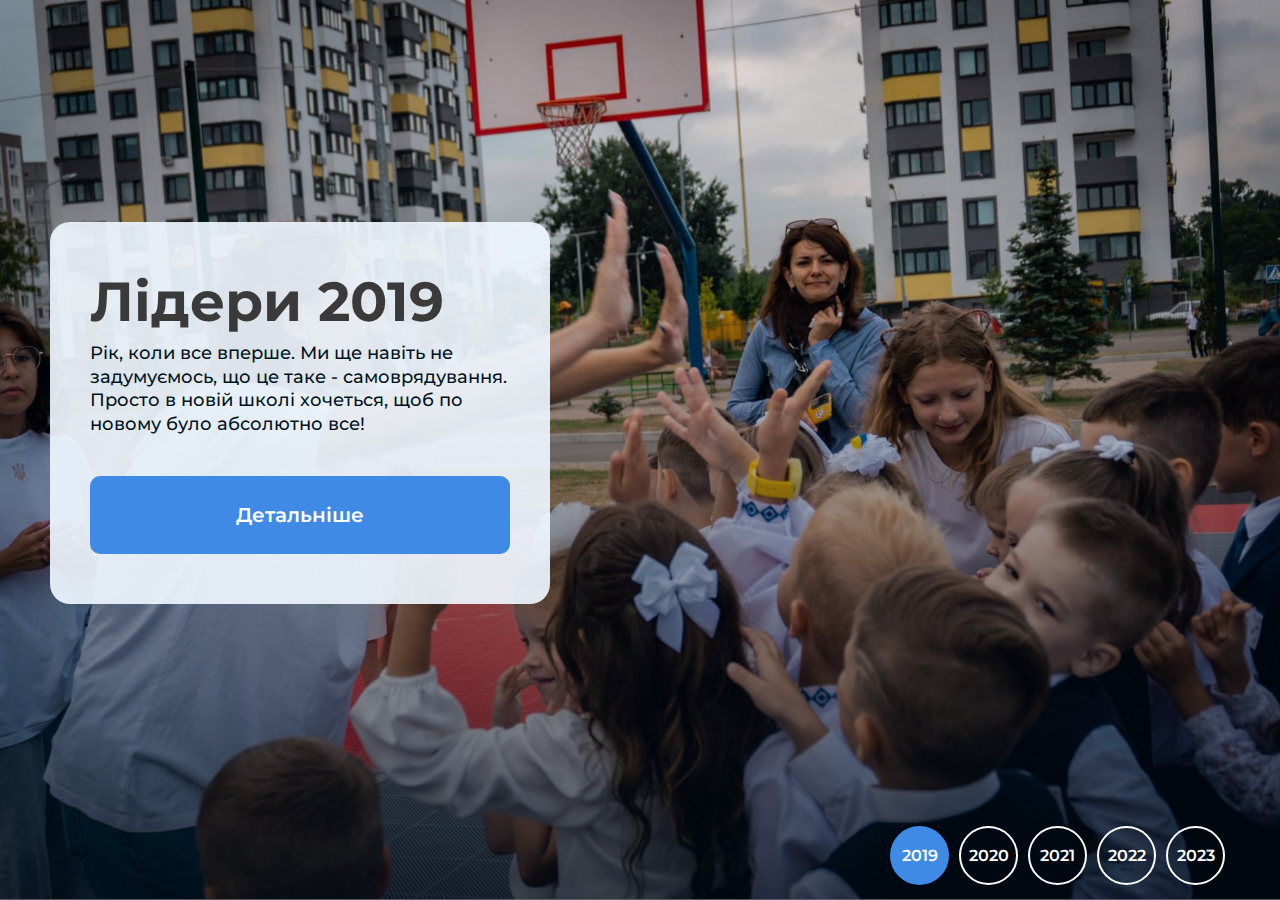
<file: selfgoverment-intro.html>
<!doctype html>
<html lang="ru">

<head>
	<title>Випускники</title>
	<meta charset="UTF-8">
	<meta name="format-detection" content="telephone=no">
	<!-- <style>body{opacity: 0;}</style> -->
	<link rel="stylesheet" href="css/style.min.css?_v=20231229211545">
	<link rel="shortcut icon" href="favicon.ico">
	<!-- <meta name="robots" content="noindex, nofollow"> -->
	<meta name="viewport" content="width=device-width, initial-scale=1.0">
	<link rel="preconnect" href="https://fonts.googleapis.com">
	<link rel="preconnect" href="https://fonts.gstatic.com" crossorigin>
	<link href="https://fonts.googleapis.com/css2?family=Montserrat:wght@300;400;500;600;700&display=swap&_v=20231229211545" rel="stylesheet">
</head>

<body>
	<div class="wrapper">
		<main class="main">
			<section class="main__graduates graduates">
				<div start-count-year="2019" class="graduates__slider slider-graduates slider-graduates_full">
					<div class="slider-graduates__wrapper">
						<div class="slider-graduates__container">
							<div class="slider-graduates__content">
								<div class="slider-graduates__body text-block">
									<h1 class="text-block__title">Лідери 2019</h1>
									<div class="text-block__text text">
										<p>
											Рік, коли все вперше. Ми ще навіть не задумуємось, що це
											таке - самоврядування. Просто в новій школі хочеться,
											щоб по новому було абсолютно все!
										</p>
									</div>
									<a href="selfgoverment-2019.html" class="text-block__button">
										Детальніше
									</a>
								</div>
								<div class="slider-graduates__body text-block">
									<h1 class="text-block__title">Лідери 2020</h1>
									<div class="text-block__text text">
										<p>
											Наші перші спроби. Перші поразки і перші перемоги. Наш
											ліцей зовсім юний і самоврядування щойно народилось, але
											ми вже готові підкорити світ.
										</p>
									</div>
									<a href="selfgoverment-2020.html" class="text-block__button">
										Детальніше
									</a>
								</div>
								<div class="slider-graduates__body text-block">
									<h1 class="text-block__title">Лідери 2021</h1>
									<div class="text-block__text text">
										<p>
											Планета в жорсткому ковідному карантині. У школах майже
											нічого не можна робити - обмеження на будь-які види
											спілкування. Самоврядування освоює роботу онлайн.
										</p>
									</div>
									<a href="selfgoverment-2021.html" class="text-block__button">
										Детальніше
									</a>
								</div>
								<div class="slider-graduates__body text-block">
									<h1 class="text-block__title">Лідери 2022</h1>
									<div class="text-block__text text">
										<p>
											Повномасштабне вторгнення багато що змінило. Ми довго не
											вчились, дехто виїхав за кордон. Але учнівський колектив
											не зламався! Швидко навчаємось працювати, враховуючи
											повітряні тривоги, і з новими силами до роботи!
										</p>
									</div>
									<a href="selfgoverment-2022.html" class="text-block__button">
										Детальніше
									</a>
								</div>
								<div class="slider-graduates__body text-block">
									<h1 class="text-block__title">Лідери 2023</h1>
									<div class="text-block__text text">
										<p>
											Енергетичні колапси і повітряні тривоги - це то до чого
											можна звикнути. Рік, багатий на заходи у сховищі. Багато
											лідерських проектів здійснено, але ще більше планів
											попереду.
										</p>
									</div>
									<a href="selfgoverment-2023.html" class="text-block__button">
										Детальніше
									</a>
								</div>
							</div>
							<div class="slider-graduates__pagination"></div>
						</div>
						<div class="slider-graduates__image-slides">
							<div class="slider-graduates__image-slide">
								<img src="img/selfgoverment/intros/2019.jpg" alt="" />
							</div>
							<div class="slider-graduates__image-slide">
								<img src="img/selfgoverment/intros/2020.jpg" alt="" />
							</div>
							<div class="slider-graduates__image-slide">
								<img src="img/selfgoverment/intros/2021.jpg" alt="" />
							</div>
							<div class="slider-graduates__image-slide">
								<img src="img/selfgoverment/intros/2022.jpg" alt="" />
							</div>
							<div class="slider-graduates__image-slide">
								<img src="img/selfgoverment/intros/2023.jpg" alt="" />
							</div>
						</div>
					</div>
				</div>
			</section>
		</main>
	</div>
	<!-- <div id="popup" aria-hidden="true" class="popup">
	<div class="popup__wrapper">
		<div class="popup__content">
			<button data-close type="button" class="popup__close">Закрити</button>
			<div class="popup__text">
				Text
			</div>
		</div>
	</div>
</div> -->
	<script src="js/app.min.js?_v=20231229211545"></script>
</body>

</html>
</file>
<file: css/style.min.css>
@charset "UTF-8";@font-face{font-family:icomoon;font-display:swap;src:url(../fonts/icomoon.woff2) format("woff2"),url(../fonts/icomoon.woff) format("woff");font-weight:400;font-style:normal}[class*=_icon-]:before{font-family:icomoon;font-style:normal;font-weight:400;font-variant:normal;text-transform:none;line-height:1;-webkit-font-smoothing:antialiased;-moz-osx-font-smoothing:grayscale}[class*=_icon-]:before{display:block}._icon-arrow-small:before{content:"\e901"}._icon-arrow:before{content:"\e900"}*{padding:0;margin:0;border:0}*,::after,::before{-webkit-box-sizing:border-box;box-sizing:border-box}::after,::before{display:inline-block}body,html{height:100%;min-width:320px}body{color:#00131d;line-height:1;font-family:Montserrat;font-size:1.125rem;-ms-text-size-adjust:100%;-moz-text-size-adjust:100%;-webkit-text-size-adjust:100%;-webkit-font-smoothing:antialiased;-moz-osx-font-smoothing:grayscale}button,input,textarea{font-family:Montserrat;font-size:inherit;line-height:inherit}button{cursor:pointer;color:inherit;background-color:transparent}a{display:inline-block;color:inherit;text-decoration:none}ul li{list-style:none}img{vertical-align:top}h1,h2,h3,h4,h5,h6{font-weight:inherit;font-size:inherit}.lock body{overflow:hidden;-ms-touch-action:none;touch-action:none;-ms-scroll-chaining:none;overscroll-behavior:none}.wrapper{min-height:100%;display:-webkit-box;display:-ms-flexbox;display:flex;-webkit-box-orient:vertical;-webkit-box-direction:normal;-ms-flex-direction:column;flex-direction:column;overflow:hidden}@supports (overflow:clip){.wrapper{overflow:clip}}.wrapper>main{-webkit-box-flex:1;-ms-flex:1 1 auto;flex:1 1 auto}.wrapper>*{min-width:0}[class*=__container]{max-width:75rem;margin:0 auto;padding:0 .9375rem}[class*=-ibg]{position:relative}[class*=-ibg] img{position:absolute;width:100%;height:100%;top:0;left:0;-o-object-fit:cover;object-fit:cover}[class*=-ibg_contain] img{-o-object-fit:contain;object-fit:contain}.circle{line-height:130%;text-align:center;display:-webkit-box;display:-ms-flexbox;display:flex;-webkit-box-align:center;-ms-flex-align:center;align-items:center;-webkit-box-pack:center;-ms-flex-pack:center;justify-content:center;-webkit-box-orient:vertical;-webkit-box-direction:normal;-ms-flex-direction:column;flex-direction:column;font-weight:700;-ms-flex-negative:0;flex-shrink:0;-webkit-box-flex:0;-ms-flex-positive:0;flex-grow:0;color:#fff;background-color:#3e8ae4;border-radius:50%;-webkit-transition:all .5s ease 0s;transition:all .5s ease 0s;border:.125rem solid #3e8ae4}.circle_yellow{background-color:#efae4c;border:.125rem solid #efae4c}.text{line-height:130%}.text p:not(:last-child){margin-bottom:.3125rem}.more{-webkit-animation:moreOpacityAnimation 1s forwards linear;animation:moreOpacityAnimation 1s forwards linear;position:absolute;-ms-flex-item-align:center;-ms-grid-row-align:center;align-self:center;justify-self:flex-end;left:50%;-webkit-transform:translate(-50%,0);-ms-transform:translate(-50%,0);transform:translate(-50%,0);z-index:5;color:#fff;font-weight:300;display:-webkit-box;display:-ms-flexbox;display:flex;-webkit-box-align:center;-ms-flex-align:center;align-items:center;-webkit-box-orient:vertical;-webkit-box-direction:normal;-ms-flex-direction:column;flex-direction:column}.more.mobile{bottom:10vh}.more span{-webkit-animation:moreAnimation 3s infinite ease-in-out;animation:moreAnimation 3s infinite ease-in-out}@-webkit-keyframes moreAnimation{0%{-webkit-transform:translateY(-.1875rem);transform:translateY(-.1875rem)}50%{-webkit-transform:translateY(0);transform:translateY(0)}100%{-webkit-transform:translateY(-.1875rem);transform:translateY(-.1875rem)}}@keyframes moreAnimation{0%{-webkit-transform:translateY(-.1875rem);transform:translateY(-.1875rem)}50%{-webkit-transform:translateY(0);transform:translateY(0)}100%{-webkit-transform:translateY(-.1875rem);transform:translateY(-.1875rem)}}@-webkit-keyframes moreOpacityAnimation{0%{-webkit-transform:translateY(-50%,-.9375rem);transform:translateY(-50%,-.9375rem);opacity:0}100%{-webkit-transform:translateY(-50%,0);transform:translateY(-50%,0);opacity:1}}@keyframes moreOpacityAnimation{0%{-webkit-transform:translateY(-50%,-.9375rem);transform:translateY(-50%,-.9375rem);opacity:0}100%{-webkit-transform:translateY(-50%,0);transform:translateY(-50%,0);opacity:1}}.swiper-button{-webkit-transition:all .4s ease 0s;transition:all .4s ease 0s;font-size:.875rem;width:3rem;height:3rem;border-radius:50%;pointer-events:all}.swiper-button::before{-webkit-transform:translate(2px,0);-ms-transform:translate(2px,0);transform:translate(2px,0)}.swiper-button-prev{color:#fff;background:#3e8ae4;-webkit-transform:rotate(-180deg);-ms-transform:rotate(-180deg);transform:rotate(-180deg)}.swiper-button-next{color:#fff;background:#3e8ae4}.swiper-button-disabled{opacity:.6;pointer-events:none}.pagination-controls{display:-webkit-box;display:-ms-flexbox;display:flex;-webkit-box-align:center;-ms-flex-align:center;align-items:center;-ms-flex-wrap:wrap;flex-wrap:wrap;-webkit-column-gap:.75rem;-moz-column-gap:.75rem;column-gap:.75rem;row-gap:.5rem}.swiper-pagination-bullet{cursor:pointer;overflow:visible;display:-webkit-box;display:-ms-flexbox;display:flex;-webkit-box-align:center;-ms-flex-align:center;align-items:center;position:relative}.swiper-pagination-bullet::after{content:"";display:block;width:1.125rem;height:.125rem;background-color:#898989}.swiper-pagination-bullet::before{content:"";-webkit-transition:all .3s ease 0s;transition:all .3s ease 0s;opacity:0;visibility:hidden;pointer-events:none;display:block;background-color:#898989;width:.625rem;height:.625rem;position:relative;z-index:2;border-radius:50%;top:0;left:0;margin-right:-.3125rem}.swiper-pagination-bullet-active::after,.swiper-pagination-bullet-active::before{background-color:#3e8ae4;opacity:1;visibility:visible;pointer-events:all}.quote__container{display:-webkit-box;display:-ms-flexbox;display:flex;position:relative;-webkit-box-orient:vertical;-webkit-box-direction:normal;-ms-flex-direction:column;flex-direction:column;-webkit-box-align:center;-ms-flex-align:center;align-items:center;gap:1.875rem}.quote__slider{max-width:68.75rem;width:100%;min-width:0}.slide-quote__content{display:-webkit-box;display:-ms-flexbox;display:flex;-webkit-box-align:center;-ms-flex-align:center;align-items:center}.slide-quote__avatar{display:none}.slide-quote__sub-title{font-weight:600;color:#9dacbd}.slide-quote__sub-title:not(:last-child){margin-bottom:.125rem}.slide-quote__name{line-height:120%;font-weight:700}.slide-quote__name:not(:last-child){margin-bottom:.3125rem}.quote-controls{display:-webkit-box;display:-ms-flexbox;display:flex;-webkit-box-pack:center;-ms-flex-pack:center;justify-content:center}@-webkit-keyframes opacityAnimation{0%{opacity:0}100%{opacity:1}}@keyframes opacityAnimation{0%{opacity:0}100%{opacity:1}}.title{font-weight:700;line-height:130%}.button{border-radius:.3125rem;border:.125rem solid #3e8ae4;padding:.75rem 1.5625rem;color:#3e8ae4;font-weight:600;line-height:130%;-webkit-transition:all .3s ease 0s;transition:all .3s ease 0s}.gallery__container{display:-webkit-box;display:-ms-flexbox;display:flex;-webkit-box-orient:vertical;-webkit-box-direction:normal;-ms-flex-direction:column;flex-direction:column}.gallery__content{overflow:auto}.gallery__content:not(:last-child){margin-bottom:1.25rem}.gallery__items{display:-webkit-box;display:-ms-flexbox;display:flex;-webkit-box-pack:center;-ms-flex-pack:center;justify-content:center;overflow:auto}.gallery__image img{max-width:100%}.gallery__flex{display:-webkit-box;display:-ms-flexbox;display:flex;gap:.3125rem}.gallery__left{-webkit-box-orient:vertical;-webkit-box-direction:normal;-ms-flex-direction:column;flex-direction:column}.gallery__right{-webkit-box-orient:vertical;-webkit-box-direction:normal;-ms-flex-direction:column;flex-direction:column}.gallery__button{-ms-flex-item-align:center;-ms-grid-row-align:center;align-self:center}.compact-slider__slider.swiper{margin:0 -.9375rem;height:auto;overflow:visible;width:calc(100% + 30px)}.compact-slider__slide{display:-webkit-box;display:-ms-flexbox;display:flex;-webkit-box-align:center;-ms-flex-align:center;align-items:center;position:relative;width:100%}.compact-slider__image-ibg{pointer-events:none;display:block;width:100%;top:0;left:0;height:100%;position:absolute}.compact-slider-controls{display:-webkit-box;display:-ms-flexbox;display:flex;-webkit-box-pack:center;-ms-flex-pack:center;justify-content:center}.text-block{margin:0 -.3125rem;position:relative;z-index:2;max-width:31.25rem;background:rgba(239,246,255,.92);-webkit-backdrop-filter:blutoRem(15.5px);backdrop-filter:blutoRem(15.5px)}.text-block__title{color:#3a3a3a;font-weight:700;line-height:110%}.text-block__title:not(:last-child){margin-bottom:.625rem}.text-block__text{font-weight:500}.text-block__button{pointer-events:all;text-align:center;padding:1.5rem 0;width:100%;border-radius:.625rem;background-color:#3e8ae4;font-size:1.25rem;font-weight:600;color:#fff;line-height:150%;-webkit-transition:background-color .3s ease 0s;transition:background-color .3s ease 0s}.graduates{position:relative;height:100%;display:-webkit-box;display:-ms-flexbox;display:flex;overflow:hidden;-webkit-box-orient:vertical;-webkit-box-direction:normal;-ms-flex-direction:column;flex-direction:column}.graduates__slider_intro{min-width:0;height:100vh;-webkit-box-flex:1;-ms-flex:1 1 auto;flex:1 1 auto}.graduates__wrapper{pointer-events:none;height:100%}.graduates__slide{position:relative;height:100%;width:100%;display:-webkit-box;display:-ms-flexbox;display:flex;-webkit-box-pack:center;-ms-flex-pack:center;justify-content:center}.graduates__container{display:-webkit-box;display:-ms-flexbox;display:flex;-webkit-box-align:center;-ms-flex-align:center;align-items:center;width:100%}.graduates__image::after{content:"";-webkit-animation:opacityAnimation 1s forwards ease-in-out;animation:opacityAnimation 1s forwards ease-in-out;opacity:1;display:block;width:100%;top:0;left:0;height:100%;position:absolute;z-index:1;background:-webkit-gradient(linear,left top,left bottom,from(rgba(0,12,26,0)),to(rgba(0,12,26,.6)));background:linear-gradient(180deg,rgba(0,12,26,0) 0,rgba(0,12,26,.6) 100%)}.graduates__image img{width:100%;height:100%;-o-object-fit:cover;object-fit:cover;position:absolute;top:0;left:0;z-index:-100}.pagination-graduates{max-width:100%;-webkit-animation:opacityAnimation .5s forwards linear;animation:opacityAnimation .5s forwards linear;display:-webkit-box;display:-ms-flexbox;display:flex;-ms-flex-wrap:wrap;flex-wrap:wrap;position:absolute;pointer-events:all;display:flex;-webkit-box-align:center;-ms-flex-align:center;align-items:center;-webkit-column-gap:.9375rem;-moz-column-gap:.9375rem;column-gap:.9375rem;row-gap:.4375rem;right:.9375rem;z-index:2}.pagination-graduates__container{position:relative;z-index:2}.pagination-graduates .swiper-pagination-bullet{color:#fff;font-size:1rem;font-weight:600;min-width:3.6875rem;min-height:3.6875rem;display:block;position:relative;border-radius:50%;display:-webkit-box;display:-ms-flexbox;display:flex;-webkit-box-align:center;-ms-flex-align:center;align-items:center;-webkit-box-pack:center;-ms-flex-pack:center;justify-content:center;cursor:pointer;border:.125rem solid #fff;-webkit-transition:all .3s ease 0s;transition:all .3s ease 0s}.pagination-graduates .swiper-pagination-bullet::after,.pagination-graduates .swiper-pagination-bullet::before{display:none}.pagination-graduates .swiper-pagination-bullet-active{background-color:#3e8ae4;color:#fff;border-color:#3e8ae4}.wrapper.header-visible header{-webkit-transition:all .5s ease 0s;transition:all .5s ease 0s;opacity:1;visibility:visible;pointer-events:auto}.header{visibility:hidden;pointer-events:none;opacity:0;background:#fff;position:fixed;width:100%;z-index:100}.header._header-scroll{-webkit-transition:all .5s ease 0s;transition:all .5s ease 0s;opacity:1;visibility:visible;pointer-events:auto}.header__container{height:100%;max-height:5rem;padding-top:.9375rem;padding-bottom:.9375rem;display:-webkit-box;display:-ms-flexbox;display:flex;-webkit-box-pack:justify;-ms-flex-pack:justify;justify-content:space-between;-webkit-box-align:center;-ms-flex-align:center;align-items:center}.header__logo{position:relative;z-index:5}.header__logo img{max-width:3.75rem}.menu__body{overflow:auto;padding-right:.9375rem;padding-bottom:1.875rem;row-gap:1.875rem;right:-100%;top:0;background-color:#fff;width:100%;height:100vh;z-index:4;position:fixed;display:-webkit-box;display:-ms-flexbox;display:flex;-webkit-box-orient:vertical;-webkit-box-direction:normal;-ms-flex-direction:column;flex-direction:column;-webkit-transition:right .8s ease 0s;transition:right .8s ease 0s}.menu__body::before{content:"";display:block;position:fixed;top:0;left:0;width:100%;background:#fff}.menu-open .menu__body{right:0}.menu__list{display:-webkit-box;display:-ms-flexbox;display:flex;-webkit-box-orient:vertical;-webkit-box-direction:normal;-ms-flex-direction:column;flex-direction:column;gap:.625rem}.menu__item{display:-webkit-inline-box;display:-ms-inline-flexbox;display:inline-flex;-webkit-box-orient:vertical;-webkit-box-direction:normal;-ms-flex-direction:column;flex-direction:column;gap:.125rem}.menu__link{font-size:1.375rem;font-weight:500;line-height:130%;-webkit-transition:color .3s ease 0s;transition:color .3s ease 0s}.menu__sub-link{line-height:130%;-webkit-transition:color .3s ease 0s;transition:color .3s ease 0s}.menu__circles{display:-webkit-box;display:-ms-flexbox;display:flex;gap:1.25rem;-ms-flex-wrap:wrap;flex-wrap:wrap}.icon-menu{display:block;position:relative;width:1.875rem;height:1.125rem;cursor:pointer;z-index:5}.icon-menu span,.icon-menu::after,.icon-menu::before{content:"";-webkit-transition:all .5s ease 0s;transition:all .5s ease 0s;right:0;position:absolute;width:100%;height:.125rem;background-color:#000;border-radius:.0625rem}.icon-menu::before{top:0}.icon-menu::after{bottom:0}.icon-menu span{top:calc(50% - .0625rem)}.menu-open .icon-menu span{width:0}.menu-open .icon-menu::before{top:calc(50% - .0625rem);-webkit-transform:rotate(-45deg);-ms-transform:rotate(-45deg);transform:rotate(-45deg)}.menu-open .icon-menu::after{bottom:calc(50% - .0625rem);-webkit-transform:rotate(45deg);-ms-transform:rotate(45deg);transform:rotate(45deg)}.footer{background-color:#f2f8ff}.footer__content{display:-ms-grid;display:grid;-ms-grid-columns:(1fr)[2];grid-template-columns:repeat(2,1fr);gap:1.875rem}.footer__main{display:-webkit-box;display:-ms-flexbox;display:flex;-webkit-box-orient:vertical;-webkit-box-direction:normal;-ms-flex-direction:column;flex-direction:column;gap:.9375rem;-webkit-box-pack:justify;-ms-flex-pack:justify;justify-content:space-between}.footer__copyright{padding-bottom:.625rem;text-align:center;color:#9dacbd;font-size:.75rem}.main-footer__body{max-width:31.25rem}.main-footer__title{font-weight:600;font-size:1.25rem;text-transform:uppercase}.main-footer__title:not(:last-child){margin-bottom:.3125rem}.main-footer__text{line-height:130%;font-size:1rem}.main-footer__powered-by{color:#9dacbd;font-size:1rem}.main-footer__powered-by a{font-weight:500}.navigation-footer{display:-webkit-box;display:-ms-flexbox;display:flex;-webkit-box-pack:justify;-ms-flex-pack:justify;justify-content:space-between;gap:1.25rem}.navigation-footer__columns{display:-ms-grid;display:grid;-ms-grid-columns:(1fr)[2];grid-template-columns:repeat(2,1fr);row-gap:.5rem}.navigation-footer__column{display:-webkit-box;display:-ms-flexbox;display:flex;-webkit-box-orient:vertical;-webkit-box-direction:normal;-ms-flex-direction:column;flex-direction:column;gap:.5rem}.column-footer__item{line-height:130%;display:-webkit-box;display:-ms-flexbox;display:flex;-webkit-box-orient:vertical;-webkit-box-direction:normal;-ms-flex-direction:column;flex-direction:column;gap:.125rem}.column-footer__title{font-weight:500}.column-footer__title a{-webkit-transition:color .3s ease 0s;transition:color .3s ease 0s}.column-footer__link a{-webkit-transition:color .3s ease 0s;transition:color .3s ease 0s}.hero{overflow:hidden;position:relative;height:100vh;display:-webkit-box;display:-ms-flexbox;display:flex;-webkit-box-orient:vertical;-webkit-box-direction:normal;-ms-flex-direction:column;flex-direction:column}.hero__container{width:100%;position:relative;-webkit-box-flex:1;-ms-flex:1 1 auto;flex:1 1 auto;display:-webkit-box;display:-ms-flexbox;display:flex;-webkit-box-orient:vertical;-webkit-box-direction:normal;-ms-flex-direction:column;flex-direction:column;-webkit-box-align:start;-ms-flex-align:start;align-items:flex-start;-webkit-box-pack:center;-ms-flex-pack:center;justify-content:center}.hero__body{position:relative;z-index:3;-ms-flex-item-align:start;align-self:flex-start}.hero__sub-title{color:#efae4c;font-weight:600;text-transform:uppercase;-webkit-animation:heroTitleAnimation 1s forwards ease-in-out;animation:heroTitleAnimation 1s forwards ease-in-out}.hero__sub-title:not(:last-child){margin-bottom:.3125rem}@-webkit-keyframes heroTitleAnimation{0%{opacity:0;-webkit-transform:translate(-5rem,0);transform:translate(-5rem,0)}100%{opacity:1;-webkit-transform:translate(0,0);transform:translate(0,0)}}@keyframes heroTitleAnimation{0%{opacity:0;-webkit-transform:translate(-5rem,0);transform:translate(-5rem,0)}100%{opacity:1;-webkit-transform:translate(0,0);transform:translate(0,0)}}.hero__title{-webkit-animation:heroTitleAnimation .8s forwards ease-in-out;animation:heroTitleAnimation .8s forwards ease-in-out;color:#fff;font-weight:700;line-height:105%}.hero__video{pointer-events:none}.hero__video::after{content:"";opacity:1;display:block;width:100%;top:0;left:0;height:100%;position:absolute;z-index:2;background:-webkit-gradient(linear,left bottom,left top,from(rgba(0,0,0,.5)),to(rgba(0,0,0,.67)));background:linear-gradient(0deg,rgba(0,0,0,.5) 0,rgba(0,0,0,.67) 100%)}.hero__video video{width:100%;height:100%;-o-object-fit:cover;object-fit:cover;position:absolute;top:0;left:0;z-index:-1}.navigation__container{gap:.3125rem;display:-ms-grid;display:grid;-ms-grid-columns:(1fr)[2];grid-template-columns:repeat(2,1fr)}.navigation__item{display:-webkit-box;display:-ms-flexbox;display:flex;-webkit-box-align:center;-ms-flex-align:center;align-items:center;-webkit-box-pack:center;-ms-flex-pack:center;justify-content:center;min-width:100%;min-height:100%;position:relative}.navigation__item::after,.navigation__item::before{content:"";-webkit-transition:all .5s;transition:all .5s;position:absolute;width:100%;height:100%;display:block}.navigation__item::after{content:"";visibility:visible;opacity:1;display:block;background:linear-gradient(107deg,rgba(0,12,26,.2) 0,rgba(0,12,26,.8) 91.44%)}.navigation__item::before{content:"";z-index:1;background:-webkit-gradient(linear,left bottom,left top,from(rgba(0,12,26,.4)),to(rgba(0,12,26,.4)));background:linear-gradient(0deg,rgba(0,12,26,.4) 0,rgba(0,12,26,.4) 100%)}.item-navigation__title{font-weight:700;position:relative;z-index:30;color:#fff}.item-navigation__image-ibg{-webkit-box-flex:1;-ms-flex:1 1 auto;flex:1 1 auto;position:absolute;width:100%;height:100%;top:0;left:0;display:block}.main__graduates{height:100%}.slider-graduates{width:100%;background-color:#00131d;position:relative;padding:1.25rem 0}.slider-graduates_full{height:100vh;padding:0}.slider-graduates_full .slider-graduates__container{padding-top:1.875rem;padding-bottom:.9375rem}.slider-graduates__wrapper{height:100%;width:100%}.slider-graduates__container{width:100%;height:100%;display:-webkit-box;display:-ms-flexbox;display:flex;-webkit-box-align:start;-ms-flex-align:start;align-items:flex-start;-webkit-box-pack:justify;-ms-flex-pack:justify;justify-content:space-between;-webkit-box-orient:vertical;-webkit-box-direction:normal;-ms-flex-direction:column;flex-direction:column;gap:1.875rem;width:100%;padding-top:3.75rem;padding-bottom:.9375rem}.slider-graduates__content{display:-webkit-box;display:-ms-flexbox;display:flex;-webkit-box-align:center;-ms-flex-align:center;align-items:center;height:100%;position:relative}.slider-graduates__body{-webkit-transition:all .7s;transition:all .7s;position:absolute;visibility:hidden;opacity:0}.slider-graduates__pagination{display:block;-ms-flex-item-align:end;align-self:flex-end;justify-self:flex-end}.slider-graduates__image-slide{visibility:hidden;opacity:0;-webkit-transition:all .7s;transition:all .7s}.slider-graduates__image-slide::after{content:"";-webkit-animation:opacityAnimation 1s forwards ease-in-out;animation:opacityAnimation 1s forwards ease-in-out;opacity:1;display:block;width:100%;top:0;left:0;height:100%;position:absolute;z-index:1;background:-webkit-gradient(linear,left top,left bottom,from(rgba(0,12,26,0)),to(rgba(0,12,26,.6)));background:linear-gradient(180deg,rgba(0,12,26,0) 0,rgba(0,12,26,.6) 100%)}.slider-graduates__image-slide img{width:100%;height:100%;-o-object-fit:cover;object-fit:cover;position:absolute;top:0;left:0;z-index:1}.slider-graduates__pagination{-webkit-animation:opacityAnimation .5s forwards linear;animation:opacityAnimation .5s forwards linear;pointer-events:all;display:-webkit-box;display:-ms-flexbox;display:flex;z-index:2;-ms-flex-wrap:wrap;flex-wrap:wrap;-webkit-box-align:center;-ms-flex-align:center;align-items:center;-webkit-column-gap:.625rem;-moz-column-gap:.625rem;column-gap:.625rem;row-gap:.625rem}.slider-graduates__pagination__container{position:relative;z-index:5}.slider-graduates__pagination .slider-graduates-pagination-bullet{color:#fff;font-size:1rem;font-weight:600;min-width:3.6875rem;min-height:3.6875rem;display:block;position:relative;border-radius:50%;display:-webkit-box;display:-ms-flexbox;display:flex;-webkit-box-align:center;-ms-flex-align:center;align-items:center;-webkit-box-pack:center;-ms-flex-pack:center;justify-content:center;cursor:pointer;border:.125rem solid #fff;-webkit-transition:all .3s ease 0s;transition:all .3s ease 0s}.slider-graduates__pagination .slider-graduates-pagination-bullet::after,.slider-graduates__pagination .slider-graduates-pagination-bullet::before{display:none}.slider-graduates__pagination .slider-graduates-pagination-bullet-active{background-color:#3e8ae4;color:#fff;border-color:#3e8ae4}.text-block-slide-active{visibility:visible;opacity:1;position:static}.image-slide-active{visibility:visible;opacity:1}.intro-showpage__container{height:100vh;display:-webkit-box;display:-ms-flexbox;display:flex;-webkit-box-align:center;-ms-flex-align:center;align-items:center}.intro-showpage__title{color:#3a3a3a;font-weight:700;line-height:120%}.intro-showpage__title:not(:last-child){margin-bottom:.625rem}.intro-showpage__text{font-weight:500}.intro-showpage__button{padding:1.5rem 0;width:100%;border-radius:.625rem;background-color:#3e8ae4;font-size:1.25rem;font-weight:600;color:#fff;line-height:150%;-webkit-transition:background-color .3s ease 0s;transition:background-color .3s ease 0s}.intro-showpage__image::after{content:"";-webkit-animation:opacityAnimation 1s forwards ease-in-out;animation:opacityAnimation 1s forwards ease-in-out;opacity:1;display:block;width:100%;top:0;left:0;height:100%;position:absolute;z-index:1;background:-webkit-gradient(linear,left top,left bottom,from(rgba(0,12,26,0)),to(rgba(0,12,26,.6)));background:linear-gradient(180deg,rgba(0,12,26,0) 0,rgba(0,12,26,.6) 100%)}.intro-showpage__image img{width:100%;height:100%;-o-object-fit:cover;object-fit:cover;position:absolute;top:0;left:0;z-index:-1}.medalists-showpage__block:not(:last-child){margin-bottom:2.5rem}.medalists-showpage__items{display:-ms-grid;display:grid;-webkit-box-pack:center;-ms-flex-pack:center;justify-content:center;grid-template-columns:repeat(auto-fill,minmax(auto,16.25rem))}.medalists-showpage__item{display:-webkit-box;display:-ms-flexbox;display:flex;-webkit-box-orient:vertical;-webkit-box-direction:normal;-ms-flex-direction:column;flex-direction:column;-webkit-box-align:center;-ms-flex-align:center;align-items:center;gap:.625rem}.medalists-showpage__avatar img{border-radius:50%;max-width:100%}.medalists-showpage__body{font-weight:500;display:-webkit-box;display:-ms-flexbox;display:flex;-webkit-box-align:center;-ms-flex-align:center;align-items:center;text-align:center;-webkit-box-orient:vertical;-webkit-box-direction:normal;-ms-flex-direction:column;flex-direction:column;gap:.3125rem}.medalists-showpage__grade{color:rgba(0,0,0,.5)}.slide-quote__avatar img{border-radius:50%}.fedorchuk__main:not(:last-child){margin-bottom:1.875rem}.intro-fedorchuk__text{max-width:60.625rem}.outro-fedorchuk__text{max-width:60.625rem;font-weight:600}.history__breakpoint{display:-ms-grid;display:grid;-ms-grid-columns:(1fr)[2];grid-template-columns:repeat(2,1fr);-webkit-column-gap:2.5rem;-moz-column-gap:2.5rem;column-gap:2.5rem;-webkit-box-align:center;-ms-flex-align:center;align-items:center}.breakpoint-history__image-ibg{height:100%;padding-bottom:54%}.breakpoint-history__date{font-weight:700}.pride__slider.swiper{overflow:visible}.pride__slide{-webkit-transition:-webkit-transform .7s;transition:-webkit-transform .7s;transition:transform .7s;transition:transform .7s,-webkit-transform .7s;-webkit-transform:scale(.8);-ms-transform:scale(.8);transform:scale(.8)}.swiper-slide-active{-webkit-transform:scale(1);-ms-transform:scale(1);transform:scale(1)}.pride-slide{display:-ms-grid;display:grid;-ms-grid-columns:(1fr)[2];grid-template-columns:repeat(2,1fr);-webkit-column-gap:1.875rem;-moz-column-gap:1.875rem;column-gap:1.875rem;row-gap:.75rem}.pride-slide__title{font-weight:700;line-height:130%}.pride-slide__title:not(:last-child){margin-bottom:.5rem}.pride-slide__image-ibg{padding-bottom:50%}.pride-slider-wrapper{color:#fff;background-color:#071c36}.pride-controls__container{display:-webkit-box;display:-ms-flexbox;display:flex;-webkit-box-pack:justify;-ms-flex-pack:justify;justify-content:space-between;-webkit-column-gap:1.5625rem;-moz-column-gap:1.5625rem;column-gap:1.5625rem}.pride-controls__container .pride__slider-navigation{display:-webkit-box;display:-ms-flexbox;display:flex;-webkit-box-align:center;-ms-flex-align:center;align-items:center;gap:.625rem}.history__text-block .text{list-style-type:none;counter-reset:item}.history__text-block .text p{position:relative}.history__text-block .text p:before{font-weight:600;counter-increment:item;content:counter(item);margin-right:.4375rem}.swiper{overflow:hidden}.swiper-initialized{-ms-touch-action:pan-y;touch-action:pan-y}.swiper-wrapper{width:100%;height:100%;-webkit-box-sizing:content-box;box-sizing:content-box;display:-webkit-box;display:-ms-flexbox;display:flex;position:relative}.swiper-vertical .swiper-wrapper{-webkit-box-orient:vertical;-webkit-box-direction:normal;-ms-flex-direction:column;flex-direction:column}.swiper-autoheight .swiper-wrapper{-webkit-box-align:start;-ms-flex-align:start;align-items:flex-start}.swiper-initialized .swiper-slide{-ms-flex-negative:0;flex-shrink:0}.swiper-android .swiper-slide,.swiper-android .swiper-wrapper{-webkit-transform:translate3d(0,0,0);transform:translate3d(0,0,0)}.swiper-button-lock{display:none!important}@media (min-width:29.99875em){.icon-menu span{-webkit-transition-duration:.4s;transition-duration:.4s}}@media (min-width:47.99875em){.slide-quote__content{margin:0 3.125rem}.quote-controls-button-prev{position:absolute;top:50%;z-index:2;-webkit-transform:translate(0,-50%) rotate(-180deg);-ms-transform:translate(0,-50%) rotate(-180deg);transform:translate(0,-50%) rotate(-180deg)}.quote-controls-button-next{position:absolute;top:50%;z-index:2;-webkit-transform:translate(0,-50%);-ms-transform:translate(0,-50%);transform:translate(0,-50%)}.item-navigation_big{-ms-grid-column-span:2;grid-column:span 2}.pride-slide__body{-ms-flex-item-align:center;-ms-grid-row-align:center;align-self:center;padding-top:1.25rem;padding-bottom:1.25rem}}@media (min-width:47.99875em) and (min-width:83.125em){.quote-controls-button-prev{left:1.875rem}.quote-controls-button-next{right:1.875rem}}@media (min-width:61.99875em){.slide-quote__avatar{display:block;border-radius:50%}.slide-quote__avatar img{max-height:auto}.menu__body{max-width:42vw;padding-right:3.75rem}.block-fedorchuk__body{display:-ms-grid;display:grid;-webkit-column-gap:1.875rem;-moz-column-gap:1.875rem;column-gap:1.875rem;-ms-grid-columns:minmax(auto,38.75rem) minmax(auto,40.625rem);grid-template-columns:minmax(auto,38.75rem) minmax(auto,40.625rem)}.block-fedorchuk__text{padding:1.875rem 0}}@media (min-width:61.99875em) and (min-width:83.125em){.slide-quote__avatar img{max-width:18.75rem}}@media (min-width:83.125em){.slide-quote__content{-webkit-column-gap:5rem;-moz-column-gap:5rem;column-gap:5rem}.pagination-graduates{bottom:1.25rem}.menu__body{padding-top:6.25rem}.menu__body{padding-left:5rem}.fedorchuk__block:not(:last-child){margin-bottom:3.75rem}}@media (min-width:75em){.circle{font-size:1.125rem}.circle{-ms-flex-preferred-size:10rem;flex-basis:10rem}.circle{width:10rem}.circle{height:10rem}.circle_yellow{font-size:.9375rem}.text{font-size:1.125rem}.more{bottom:1.875rem}.more span{font-size:1.25rem}.more{font-size:.875rem}.more{gap:.75rem}.quote{padding-top:5rem}.quote{padding-bottom:2.5rem}.slide-quote__sub-title{font-size:1.25rem}.slide-quote__name{font-size:2.25rem}.title{font-size:2.25rem}.button{font-size:1.125rem}.gallery{padding-top:3.125rem}.gallery{padding-bottom:3.125rem}.gallery__title{margin-bottom:1.25rem}.compact-slider__slide{padding-top:3.75rem}.compact-slider__slide{padding-bottom:3.75rem}.compact-slider__slide{padding-left:3.125rem}.compact-slider__slide{padding-right:3.125rem}.compact-slider-controls__pagination{margin-top:1.25rem}.text-block{padding-right:2.5rem}.text-block{padding-left:2.5rem}.text-block{padding-top:3.125rem}.text-block{padding-bottom:3.125rem}.text-block{border-radius:1.25rem}.text-block__title{font-size:3.4375rem}.text-block__text:not(:last-child){margin-bottom:2.5rem}.menu__body::before{height:5rem}.menu__link{font-size:1.375rem}.menu__sub-link{font-size:1.125rem}.footer{padding-top:2.5rem}.footer__copyright{padding-top:2.5rem}.navigation-footer__columns{-webkit-column-gap:3.125rem;-moz-column-gap:3.125rem;column-gap:3.125rem}.main__navigation{padding-top:2.5rem}.main__navigation{padding-bottom:2.5rem}.hero__sub-title{font-size:1.125rem}.hero__title{font-size:4.375rem}.navigation__item{min-height:15.625rem}.item-navigation__title{font-size:2.25rem}.intro-showpage__title{font-size:3.6875rem}.intro-showpage__text:not(:last-child){margin-bottom:2.5rem}.medalists-showpage{padding-top:5rem}.medalists-showpage__title:not(:last-child){margin-bottom:1.25rem}.medalists-showpage__items{gap:1.875rem}.medalists-showpage__body{font-size:1.25rem}.main__quote-showpage{padding-top:3.125rem}.main__quote-showpage{padding-bottom:3.125rem}.fedorchuk{padding-top:7.5rem}.fedorchuk{padding-bottom:5rem}.fedorchuk__intro:not(:last-child){margin-bottom:5rem}.block-fedorchuk__title:not(:last-child){margin-bottom:.9375rem}.history{padding-top:2.5rem}.history{padding-bottom:2.5rem}.history__breakpoint:not(:last-child){padding-bottom:3.75rem}.breakpoint-history__body{margin-top:.9375rem}.breakpoint-history__body{margin-bottom:.9375rem}.breakpoint-history__date{font-size:2rem}.breakpoint-history__date:not(:last-child){margin-bottom:.625rem}.main__compact-slider{padding-top:2.5rem}.main__compact-slider{padding-bottom:2.5rem}.main__pride{padding-top:.9375rem}.main__pride{padding-bottom:2.5rem}.header-pride:not(:last-child){margin-bottom:1.25rem}.pride-slide__title{font-size:1.75rem}.pride-slider-wrapper{padding-top:2.5rem}.pride-slider-wrapper{padding-bottom:2.5rem}.pride-slider-wrapper{margin-bottom:1.25rem}}@media (max-width:75em){.menu__body{-webkit-transition:right .5s ease 0s;transition:right .5s ease 0s}}@media (max-width:62em){.menu__body{padding-top:6.25rem}.menu__body{padding-left:2.5rem}.navigation-footer__columns{-webkit-column-gap:1.875rem;-moz-column-gap:1.875rem;column-gap:1.875rem}}@media (max-width:48em){.slide-quote__content{-webkit-column-gap:1.25rem;-moz-column-gap:1.25rem;column-gap:1.25rem}.pagination-graduates{bottom:.9375rem}}@media (max-width:20em){.circle{font-size:.9375rem}.circle{-ms-flex-preferred-size:7.4375rem;flex-basis:7.4375rem}.circle{width:7.4375rem}.circle{height:7.4375rem}.circle_yellow{font-size:.75rem}.text{font-size:.9375rem}.more{bottom:.9375rem}.more span{font-size:.875rem}.more{font-size:.625rem}.more{gap:.5rem}.quote{padding-top:1.875rem}.quote{padding-bottom:.9375rem}.slide-quote__sub-title{font-size:1.125rem}.slide-quote__name{font-size:1.875rem}.title{font-size:1.75rem}.button{font-size:1rem}.gallery{padding-top:.9375rem}.gallery{padding-bottom:1.875rem}.gallery__title{margin-bottom:.5rem}.compact-slider__slide{padding-top:1.875rem}.compact-slider__slide{padding-bottom:1.875rem}.compact-slider__slide{padding-left:.9375rem}.compact-slider__slide{padding-right:.9375rem}.compact-slider-controls__pagination{margin-top:.625rem}.text-block{padding-right:.9375rem}.text-block{padding-left:.9375rem}.text-block{padding-top:1.5625rem}.text-block{padding-bottom:1.5625rem}.text-block{border-radius:.3125rem}.text-block__title{font-size:2.25rem}.text-block__text:not(:last-child){margin-bottom:.9375rem}.menu__body::before{height:3.8125rem}.menu__link{font-size:1.25rem}.menu__sub-link{font-size:1rem}.footer{padding-top:1.25rem}.footer__copyright{padding-top:.9375rem}.main__navigation{padding-top:.9375rem}.main__navigation{padding-bottom:.9375rem}.hero__sub-title{font-size:.5rem}.hero__title{font-size:2.25rem}.navigation__item{min-height:9.375rem}.item-navigation__title{font-size:1.25rem}.intro-showpage__title{font-size:2.5rem}.intro-showpage__text:not(:last-child){margin-bottom:.9375rem}.medalists-showpage{padding-top:1.5625rem}.medalists-showpage__title:not(:last-child){margin-bottom:.625rem}.medalists-showpage__items{gap:1.25rem}.medalists-showpage__body{font-size:1.125rem}.main__quote-showpage{padding-top:.9375rem}.main__quote-showpage{padding-bottom:.9375rem}.fedorchuk{padding-top:4.375rem}.fedorchuk{padding-bottom:1.25rem}.fedorchuk__intro:not(:last-child){margin-bottom:1.25rem}.block-fedorchuk__title:not(:last-child){margin-bottom:.3125rem}.history{padding-top:.9375rem}.history{padding-bottom:1.25rem}.history__breakpoint:not(:last-child){padding-bottom:1.25rem}.breakpoint-history__body{margin-top:.625rem}.breakpoint-history__body{margin-bottom:.625rem}.breakpoint-history__date{font-size:1.5rem}.breakpoint-history__date:not(:last-child){margin-bottom:.3125rem}.main__compact-slider{padding-top:.9375rem}.main__compact-slider{padding-bottom:.9375rem}.main__pride{padding-top:.9375rem}.main__pride{padding-bottom:.9375rem}.header-pride:not(:last-child){margin-bottom:.9375rem}.pride-slide__title{font-size:1.25rem}.pride-slider-wrapper{padding-top:1.25rem}.pride-slider-wrapper{padding-bottom:1.25rem}.pride-slider-wrapper{margin-bottom:.75rem}}@media (max-width:73.125em){.main-footer__body{max-width:25rem}}@media (max-width:65.625em){.main-footer__body{max-width:43.75rem}.navigation-footer{-webkit-box-pack:start;-ms-flex-pack:start;justify-content:flex-start}}@media (max-width:64.375em){.gallery__items{width:180vh}}@media (max-width:61.99875em){.menu__body{padding-left:.9375rem;padding-right:.9375rem;-webkit-transition-duration:.5s;transition-duration:.5s}.footer__content{-ms-grid-columns:(1fr)[1];grid-template-columns:repeat(1,1fr)}.block-fedorchuk__body{gap:.9375rem;display:-webkit-box;display:-ms-flexbox;display:flex;-webkit-box-orient:vertical;-webkit-box-direction:reverse;-ms-flex-direction:column-reverse;flex-direction:column-reverse}.block-fedorchuk__image-ibg{padding-bottom:63%}.history__breakpoint{-ms-grid-columns:(1fr)[1];grid-template-columns:repeat(1,1fr)}.breakpoint-history__image-ibg{-webkit-box-ordinal-group:3;-ms-flex-order:2;order:2}.breakpoint-history__body{-webkit-box-ordinal-group:2;-ms-flex-order:1;order:1}}@media (max-width:47.99875em){.quote__container{gap:1.25rem}.quote-controls__navigation{display:none}.gallery__content:not(:last-child){margin-bottom:.9375rem}.pagination-graduates{position:relative;-webkit-transform:translate(0,-110%);-ms-transform:translate(0,-110%);transform:translate(0,-110%);-webkit-box-pack:end;-ms-flex-pack:end;justify-content:flex-end}.navigation-footer__school-records{display:none}.navigation__container{padding:0;gap:0}.navigation__container{-ms-grid-columns:(1fr)[1];grid-template-columns:repeat(1,1fr)}.fedorchuk__main:not(:last-child){margin-bottom:.9375rem}.pride-slide{-ms-grid-columns:(1fr)[1];grid-template-columns:repeat(1,1fr)}}@media (max-width:31.25em){.navigation-footer__columns{-ms-grid-columns:(1fr)[1];grid-template-columns:repeat(1,1fr)}.fedorchuk__block:not(:last-child){margin-bottom:1.25rem}}@media (max-width:29.99875em){.text-block{margin:0 -.625rem}.text-block__title:not(:last-child){margin-bottom:.3125rem}.text-block__button{padding:1rem 0;font-size:1.125rem}.pagination-graduates{-webkit-box-pack:center;-ms-flex-pack:center;justify-content:center;margin:0 .9375rem;right:0}.header__container{padding-top:.625rem;padding-bottom:.625rem}.header__logo img{height:2.5rem;width:auto}.menu__body{padding-top:4.375rem;row-gap:1.25rem}.menu__circles{gap:.625rem}.footer__main{gap:.625rem}.slider-graduates__pagination{-ms-flex-item-align:center;-ms-grid-row-align:center;align-self:center}.slider-graduates__pagination{-webkit-box-pack:center;-ms-flex-pack:center;justify-content:center}.intro-showpage__title:not(:last-child){margin-bottom:.3125rem}.intro-showpage__button{padding:1rem 0;font-size:1.125rem}}@media (min-width:20em) and (max-width:75em){@supports (font-size:clamp(0.9375rem ,0.8693181818rem + 0.3409090909vw ,1.125rem)){.circle{font-size:clamp(.9375rem ,.8693181818rem + .3409090909vw ,1.125rem)}}@supports not (font-size:clamp(0.9375rem ,0.8693181818rem + 0.3409090909vw ,1.125rem)){.circle{font-size:calc(.9375rem + .1875 * (100vw - 20rem)/ 55)}}@supports (flex-basis:clamp(7.4375rem ,6.5056818182rem + 4.6590909091vw ,10rem)){.circle{-ms-flex-preferred-size:clamp(7.4375rem ,6.5056818182rem + 4.6590909091vw ,10rem);flex-basis:clamp(7.4375rem ,6.5056818182rem + 4.6590909091vw ,10rem)}}@supports not (flex-basis:clamp(7.4375rem ,6.5056818182rem + 4.6590909091vw ,10rem)){.circle{-ms-flex-preferred-size:calc(7.4375rem + 2.5625 * (100vw - 20rem)/ 55);flex-basis:calc(7.4375rem + 2.5625 * (100vw - 20rem)/ 55)}}@supports (width:clamp(7.4375rem ,6.5056818182rem + 4.6590909091vw ,10rem)){.circle{width:clamp(7.4375rem ,6.5056818182rem + 4.6590909091vw ,10rem)}}@supports not (width:clamp(7.4375rem ,6.5056818182rem + 4.6590909091vw ,10rem)){.circle{width:calc(7.4375rem + 2.5625 * (100vw - 20rem)/ 55)}}@supports (height:clamp(7.4375rem ,6.5056818182rem + 4.6590909091vw ,10rem)){.circle{height:clamp(7.4375rem ,6.5056818182rem + 4.6590909091vw ,10rem)}}@supports not (height:clamp(7.4375rem ,6.5056818182rem + 4.6590909091vw ,10rem)){.circle{height:calc(7.4375rem + 2.5625 * (100vw - 20rem)/ 55)}}@supports (font-size:clamp(0.75rem ,0.6818181818rem + 0.3409090909vw ,0.9375rem)){.circle_yellow{font-size:clamp(.75rem ,.6818181818rem + .3409090909vw ,.9375rem)}}@supports not (font-size:clamp(0.75rem ,0.6818181818rem + 0.3409090909vw ,0.9375rem)){.circle_yellow{font-size:calc(.75rem + .1875 * (100vw - 20rem)/ 55)}}@supports (font-size:clamp(0.9375rem ,0.8693181818rem + 0.3409090909vw ,1.125rem)){.text{font-size:clamp(.9375rem ,.8693181818rem + .3409090909vw ,1.125rem)}}@supports not (font-size:clamp(0.9375rem ,0.8693181818rem + 0.3409090909vw ,1.125rem)){.text{font-size:calc(.9375rem + .1875 * (100vw - 20rem)/ 55)}}@supports (bottom:clamp(0.9375rem ,0.5965909091rem + 1.7045454545vw ,1.875rem)){.more{bottom:clamp(.9375rem ,.5965909091rem + 1.7045454545vw ,1.875rem)}}@supports not (bottom:clamp(0.9375rem ,0.5965909091rem + 1.7045454545vw ,1.875rem)){.more{bottom:calc(.9375rem + .9375 * (100vw - 20rem)/ 55)}}@supports (font-size:clamp(0.875rem ,0.7386363636rem + 0.6818181818vw ,1.25rem)){.more span{font-size:clamp(.875rem ,.7386363636rem + .6818181818vw ,1.25rem)}}@supports not (font-size:clamp(0.875rem ,0.7386363636rem + 0.6818181818vw ,1.25rem)){.more span{font-size:calc(.875rem + .375 * (100vw - 20rem)/ 55)}}@supports (font-size:clamp(0.625rem ,0.5340909091rem + 0.4545454545vw ,0.875rem)){.more{font-size:clamp(.625rem ,.5340909091rem + .4545454545vw ,.875rem)}}@supports not (font-size:clamp(0.625rem ,0.5340909091rem + 0.4545454545vw ,0.875rem)){.more{font-size:calc(.625rem + .25 * (100vw - 20rem)/ 55)}}@supports (gap:clamp(0.5rem ,0.4090909091rem + 0.4545454545vw ,0.75rem)){.more{gap:clamp(.5rem ,.4090909091rem + .4545454545vw ,.75rem)}}@supports not (gap:clamp(0.5rem ,0.4090909091rem + 0.4545454545vw ,0.75rem)){.more{gap:calc(.5rem + .25 * (100vw - 20rem)/ 55)}}@supports (padding-top:clamp(1.875rem ,0.7386363636rem + 5.6818181818vw ,5rem)){.quote{padding-top:clamp(1.875rem ,.7386363636rem + 5.6818181818vw ,5rem)}}@supports not (padding-top:clamp(1.875rem ,0.7386363636rem + 5.6818181818vw ,5rem)){.quote{padding-top:calc(1.875rem + 3.125 * (100vw - 20rem)/ 55)}}@supports (padding-bottom:clamp(0.9375rem ,0.3693181818rem + 2.8409090909vw ,2.5rem)){.quote{padding-bottom:clamp(.9375rem ,.3693181818rem + 2.8409090909vw ,2.5rem)}}@supports not (padding-bottom:clamp(0.9375rem ,0.3693181818rem + 2.8409090909vw ,2.5rem)){.quote{padding-bottom:calc(.9375rem + 1.5625 * (100vw - 20rem)/ 55)}}@supports (font-size:clamp(1.125rem ,1.0795454545rem + 0.2272727273vw ,1.25rem)){.slide-quote__sub-title{font-size:clamp(1.125rem ,1.0795454545rem + .2272727273vw ,1.25rem)}}@supports not (font-size:clamp(1.125rem ,1.0795454545rem + 0.2272727273vw ,1.25rem)){.slide-quote__sub-title{font-size:calc(1.125rem + .125 * (100vw - 20rem)/ 55)}}@supports (font-size:clamp(1.875rem ,1.7386363636rem + 0.6818181818vw ,2.25rem)){.slide-quote__name{font-size:clamp(1.875rem ,1.7386363636rem + .6818181818vw ,2.25rem)}}@supports not (font-size:clamp(1.875rem ,1.7386363636rem + 0.6818181818vw ,2.25rem)){.slide-quote__name{font-size:calc(1.875rem + .375 * (100vw - 20rem)/ 55)}}@supports (font-size:clamp(1.75rem ,1.5681818182rem + 0.9090909091vw ,2.25rem)){.title{font-size:clamp(1.75rem ,1.5681818182rem + .9090909091vw ,2.25rem)}}@supports not (font-size:clamp(1.75rem ,1.5681818182rem + 0.9090909091vw ,2.25rem)){.title{font-size:calc(1.75rem + .5 * (100vw - 20rem)/ 55)}}@supports (font-size:clamp(1rem ,0.9545454545rem + 0.2272727273vw ,1.125rem)){.button{font-size:clamp(1rem ,.9545454545rem + .2272727273vw ,1.125rem)}}@supports not (font-size:clamp(1rem ,0.9545454545rem + 0.2272727273vw ,1.125rem)){.button{font-size:calc(1rem + .125 * (100vw - 20rem)/ 55)}}@supports (padding-top:clamp(0.9375rem ,0.1420454545rem + 3.9772727273vw ,3.125rem)){.gallery{padding-top:clamp(.9375rem ,.1420454545rem + 3.9772727273vw ,3.125rem)}}@supports not (padding-top:clamp(0.9375rem ,0.1420454545rem + 3.9772727273vw ,3.125rem)){.gallery{padding-top:calc(.9375rem + 2.1875 * (100vw - 20rem)/ 55)}}@supports (padding-bottom:clamp(1.875rem ,1.4204545455rem + 2.2727272727vw ,3.125rem)){.gallery{padding-bottom:clamp(1.875rem ,1.4204545455rem + 2.2727272727vw ,3.125rem)}}@supports not (padding-bottom:clamp(1.875rem ,1.4204545455rem + 2.2727272727vw ,3.125rem)){.gallery{padding-bottom:calc(1.875rem + 1.25 * (100vw - 20rem)/ 55)}}@supports (margin-bottom:clamp(0.5rem ,0.2272727273rem + 1.3636363636vw ,1.25rem)){.gallery__title{margin-bottom:clamp(.5rem ,.2272727273rem + 1.3636363636vw ,1.25rem)}}@supports not (margin-bottom:clamp(0.5rem ,0.2272727273rem + 1.3636363636vw ,1.25rem)){.gallery__title{margin-bottom:calc(.5rem + .75 * (100vw - 20rem)/ 55)}}@supports (padding-top:clamp(1.875rem ,1.1931818182rem + 3.4090909091vw ,3.75rem)){.compact-slider__slide{padding-top:clamp(1.875rem ,1.1931818182rem + 3.4090909091vw ,3.75rem)}}@supports not (padding-top:clamp(1.875rem ,1.1931818182rem + 3.4090909091vw ,3.75rem)){.compact-slider__slide{padding-top:calc(1.875rem + 1.875 * (100vw - 20rem)/ 55)}}@supports (padding-bottom:clamp(1.875rem ,1.1931818182rem + 3.4090909091vw ,3.75rem)){.compact-slider__slide{padding-bottom:clamp(1.875rem ,1.1931818182rem + 3.4090909091vw ,3.75rem)}}@supports not (padding-bottom:clamp(1.875rem ,1.1931818182rem + 3.4090909091vw ,3.75rem)){.compact-slider__slide{padding-bottom:calc(1.875rem + 1.875 * (100vw - 20rem)/ 55)}}@supports (padding-left:clamp(0.9375rem ,0.1420454545rem + 3.9772727273vw ,3.125rem)){.compact-slider__slide{padding-left:clamp(.9375rem ,.1420454545rem + 3.9772727273vw ,3.125rem)}}@supports not (padding-left:clamp(0.9375rem ,0.1420454545rem + 3.9772727273vw ,3.125rem)){.compact-slider__slide{padding-left:calc(.9375rem + 2.1875 * (100vw - 20rem)/ 55)}}@supports (padding-right:clamp(0.9375rem ,0.1420454545rem + 3.9772727273vw ,3.125rem)){.compact-slider__slide{padding-right:clamp(.9375rem ,.1420454545rem + 3.9772727273vw ,3.125rem)}}@supports not (padding-right:clamp(0.9375rem ,0.1420454545rem + 3.9772727273vw ,3.125rem)){.compact-slider__slide{padding-right:calc(.9375rem + 2.1875 * (100vw - 20rem)/ 55)}}@supports (margin-top:clamp(0.625rem ,0.3977272727rem + 1.1363636364vw ,1.25rem)){.compact-slider-controls__pagination{margin-top:clamp(.625rem ,.3977272727rem + 1.1363636364vw ,1.25rem)}}@supports not (margin-top:clamp(0.625rem ,0.3977272727rem + 1.1363636364vw ,1.25rem)){.compact-slider-controls__pagination{margin-top:calc(.625rem + .625 * (100vw - 20rem)/ 55)}}@supports (padding-right:clamp(0.9375rem ,0.3693181818rem + 2.8409090909vw ,2.5rem)){.text-block{padding-right:clamp(.9375rem ,.3693181818rem + 2.8409090909vw ,2.5rem)}}@supports not (padding-right:clamp(0.9375rem ,0.3693181818rem + 2.8409090909vw ,2.5rem)){.text-block{padding-right:calc(.9375rem + 1.5625 * (100vw - 20rem)/ 55)}}@supports (padding-left:clamp(0.9375rem ,0.3693181818rem + 2.8409090909vw ,2.5rem)){.text-block{padding-left:clamp(.9375rem ,.3693181818rem + 2.8409090909vw ,2.5rem)}}@supports not (padding-left:clamp(0.9375rem ,0.3693181818rem + 2.8409090909vw ,2.5rem)){.text-block{padding-left:calc(.9375rem + 1.5625 * (100vw - 20rem)/ 55)}}@supports (padding-top:clamp(1.5625rem ,0.9943181818rem + 2.8409090909vw ,3.125rem)){.text-block{padding-top:clamp(1.5625rem ,.9943181818rem + 2.8409090909vw ,3.125rem)}}@supports not (padding-top:clamp(1.5625rem ,0.9943181818rem + 2.8409090909vw ,3.125rem)){.text-block{padding-top:calc(1.5625rem + 1.5625 * (100vw - 20rem)/ 55)}}@supports (padding-bottom:clamp(1.5625rem ,0.9943181818rem + 2.8409090909vw ,3.125rem)){.text-block{padding-bottom:clamp(1.5625rem ,.9943181818rem + 2.8409090909vw ,3.125rem)}}@supports not (padding-bottom:clamp(1.5625rem ,0.9943181818rem + 2.8409090909vw ,3.125rem)){.text-block{padding-bottom:calc(1.5625rem + 1.5625 * (100vw - 20rem)/ 55)}}@supports (border-radius:clamp(0.3125rem ,-0.0284090909rem + 1.7045454545vw ,1.25rem)){.text-block{border-radius:clamp(.3125rem ,-.0284090909rem + 1.7045454545vw ,1.25rem)}}@supports not (border-radius:clamp(0.3125rem ,-0.0284090909rem + 1.7045454545vw ,1.25rem)){.text-block{border-radius:calc(.3125rem + .9375 * (100vw - 20rem)/ 55)}}@supports (font-size:clamp(2.25rem ,1.8181818182rem + 2.1590909091vw ,3.4375rem)){.text-block__title{font-size:clamp(2.25rem ,1.8181818182rem + 2.1590909091vw ,3.4375rem)}}@supports not (font-size:clamp(2.25rem ,1.8181818182rem + 2.1590909091vw ,3.4375rem)){.text-block__title{font-size:calc(2.25rem + 1.1875 * (100vw - 20rem)/ 55)}}@supports (margin-bottom:clamp(0.9375rem ,0.3693181818rem + 2.8409090909vw ,2.5rem)){.text-block__text:not(:last-child){margin-bottom:clamp(.9375rem ,.3693181818rem + 2.8409090909vw ,2.5rem)}}@supports not (margin-bottom:clamp(0.9375rem ,0.3693181818rem + 2.8409090909vw ,2.5rem)){.text-block__text:not(:last-child){margin-bottom:calc(.9375rem + 1.5625 * (100vw - 20rem)/ 55)}}@supports (height:clamp(3.8125rem ,3.3806818182rem + 2.1590909091vw ,5rem)){.menu__body::before{height:clamp(3.8125rem ,3.3806818182rem + 2.1590909091vw ,5rem)}}@supports not (height:clamp(3.8125rem ,3.3806818182rem + 2.1590909091vw ,5rem)){.menu__body::before{height:calc(3.8125rem + 1.1875 * (100vw - 20rem)/ 55)}}@supports (font-size:clamp(1.25rem ,1.2045454545rem + 0.2272727273vw ,1.375rem)){.menu__link{font-size:clamp(1.25rem ,1.2045454545rem + .2272727273vw ,1.375rem)}}@supports not (font-size:clamp(1.25rem ,1.2045454545rem + 0.2272727273vw ,1.375rem)){.menu__link{font-size:calc(1.25rem + .125 * (100vw - 20rem)/ 55)}}@supports (font-size:clamp(1rem ,0.9545454545rem + 0.2272727273vw ,1.125rem)){.menu__sub-link{font-size:clamp(1rem ,.9545454545rem + .2272727273vw ,1.125rem)}}@supports not (font-size:clamp(1rem ,0.9545454545rem + 0.2272727273vw ,1.125rem)){.menu__sub-link{font-size:calc(1rem + .125 * (100vw - 20rem)/ 55)}}@supports (padding-top:clamp(1.25rem ,0.7954545455rem + 2.2727272727vw ,2.5rem)){.footer{padding-top:clamp(1.25rem ,.7954545455rem + 2.2727272727vw ,2.5rem)}}@supports not (padding-top:clamp(1.25rem ,0.7954545455rem + 2.2727272727vw ,2.5rem)){.footer{padding-top:calc(1.25rem + 1.25 * (100vw - 20rem)/ 55)}}@supports (padding-top:clamp(0.9375rem ,0.3693181818rem + 2.8409090909vw ,2.5rem)){.footer__copyright{padding-top:clamp(.9375rem ,.3693181818rem + 2.8409090909vw ,2.5rem)}}@supports not (padding-top:clamp(0.9375rem ,0.3693181818rem + 2.8409090909vw ,2.5rem)){.footer__copyright{padding-top:calc(.9375rem + 1.5625 * (100vw - 20rem)/ 55)}}@supports (padding-top:clamp(0.9375rem ,0.3693181818rem + 2.8409090909vw ,2.5rem)){.main__navigation{padding-top:clamp(.9375rem ,.3693181818rem + 2.8409090909vw ,2.5rem)}}@supports not (padding-top:clamp(0.9375rem ,0.3693181818rem + 2.8409090909vw ,2.5rem)){.main__navigation{padding-top:calc(.9375rem + 1.5625 * (100vw - 20rem)/ 55)}}@supports (padding-bottom:clamp(0.9375rem ,0.3693181818rem + 2.8409090909vw ,2.5rem)){.main__navigation{padding-bottom:clamp(.9375rem ,.3693181818rem + 2.8409090909vw ,2.5rem)}}@supports not (padding-bottom:clamp(0.9375rem ,0.3693181818rem + 2.8409090909vw ,2.5rem)){.main__navigation{padding-bottom:calc(.9375rem + 1.5625 * (100vw - 20rem)/ 55)}}@supports (font-size:clamp(0.5rem ,0.2727272727rem + 1.1363636364vw ,1.125rem)){.hero__sub-title{font-size:clamp(.5rem ,.2727272727rem + 1.1363636364vw ,1.125rem)}}@supports not (font-size:clamp(0.5rem ,0.2727272727rem + 1.1363636364vw ,1.125rem)){.hero__sub-title{font-size:calc(.5rem + .625 * (100vw - 20rem)/ 55)}}@supports (font-size:clamp(2.25rem ,1.4772727273rem + 3.8636363636vw ,4.375rem)){.hero__title{font-size:clamp(2.25rem ,1.4772727273rem + 3.8636363636vw ,4.375rem)}}@supports not (font-size:clamp(2.25rem ,1.4772727273rem + 3.8636363636vw ,4.375rem)){.hero__title{font-size:calc(2.25rem + 2.125 * (100vw - 20rem)/ 55)}}@supports (min-height:clamp(9.375rem ,7.1022727273rem + 11.3636363636vw ,15.625rem)){.navigation__item{min-height:clamp(9.375rem ,7.1022727273rem + 11.3636363636vw ,15.625rem)}}@supports not (min-height:clamp(9.375rem ,7.1022727273rem + 11.3636363636vw ,15.625rem)){.navigation__item{min-height:calc(9.375rem + 6.25 * (100vw - 20rem)/ 55)}}@supports (font-size:clamp(1.25rem ,0.8863636364rem + 1.8181818182vw ,2.25rem)){.item-navigation__title{font-size:clamp(1.25rem ,.8863636364rem + 1.8181818182vw ,2.25rem)}}@supports not (font-size:clamp(1.25rem ,0.8863636364rem + 1.8181818182vw ,2.25rem)){.item-navigation__title{font-size:calc(1.25rem + 1 * (100vw - 20rem)/ 55)}}@supports (font-size:clamp(2.5rem ,2.0681818182rem + 2.1590909091vw ,3.6875rem)){.intro-showpage__title{font-size:clamp(2.5rem ,2.0681818182rem + 2.1590909091vw ,3.6875rem)}}@supports not (font-size:clamp(2.5rem ,2.0681818182rem + 2.1590909091vw ,3.6875rem)){.intro-showpage__title{font-size:calc(2.5rem + 1.1875 * (100vw - 20rem)/ 55)}}@supports (margin-bottom:clamp(0.9375rem ,0.3693181818rem + 2.8409090909vw ,2.5rem)){.intro-showpage__text:not(:last-child){margin-bottom:clamp(.9375rem ,.3693181818rem + 2.8409090909vw ,2.5rem)}}@supports not (margin-bottom:clamp(0.9375rem ,0.3693181818rem + 2.8409090909vw ,2.5rem)){.intro-showpage__text:not(:last-child){margin-bottom:calc(.9375rem + 1.5625 * (100vw - 20rem)/ 55)}}@supports (padding-top:clamp(1.5625rem ,0.3125rem + 6.25vw ,5rem)){.medalists-showpage{padding-top:clamp(1.5625rem ,.3125rem + 6.25vw ,5rem)}}@supports not (padding-top:clamp(1.5625rem ,0.3125rem + 6.25vw ,5rem)){.medalists-showpage{padding-top:calc(1.5625rem + 3.4375 * (100vw - 20rem)/ 55)}}@supports (margin-bottom:clamp(0.625rem ,0.3977272727rem + 1.1363636364vw ,1.25rem)){.medalists-showpage__title:not(:last-child){margin-bottom:clamp(.625rem ,.3977272727rem + 1.1363636364vw ,1.25rem)}}@supports not (margin-bottom:clamp(0.625rem ,0.3977272727rem + 1.1363636364vw ,1.25rem)){.medalists-showpage__title:not(:last-child){margin-bottom:calc(.625rem + .625 * (100vw - 20rem)/ 55)}}@supports (gap:clamp(1.25rem ,1.0227272727rem + 1.1363636364vw ,1.875rem)){.medalists-showpage__items{gap:clamp(1.25rem ,1.0227272727rem + 1.1363636364vw ,1.875rem)}}@supports not (gap:clamp(1.25rem ,1.0227272727rem + 1.1363636364vw ,1.875rem)){.medalists-showpage__items{gap:calc(1.25rem + .625 * (100vw - 20rem)/ 55)}}@supports (font-size:clamp(1.125rem ,1.0795454545rem + 0.2272727273vw ,1.25rem)){.medalists-showpage__body{font-size:clamp(1.125rem ,1.0795454545rem + .2272727273vw ,1.25rem)}}@supports not (font-size:clamp(1.125rem ,1.0795454545rem + 0.2272727273vw ,1.25rem)){.medalists-showpage__body{font-size:calc(1.125rem + .125 * (100vw - 20rem)/ 55)}}@supports (padding-top:clamp(0.9375rem ,0.1420454545rem + 3.9772727273vw ,3.125rem)){.main__quote-showpage{padding-top:clamp(.9375rem ,.1420454545rem + 3.9772727273vw ,3.125rem)}}@supports not (padding-top:clamp(0.9375rem ,0.1420454545rem + 3.9772727273vw ,3.125rem)){.main__quote-showpage{padding-top:calc(.9375rem + 2.1875 * (100vw - 20rem)/ 55)}}@supports (padding-bottom:clamp(0.9375rem ,0.1420454545rem + 3.9772727273vw ,3.125rem)){.main__quote-showpage{padding-bottom:clamp(.9375rem ,.1420454545rem + 3.9772727273vw ,3.125rem)}}@supports not (padding-bottom:clamp(0.9375rem ,0.1420454545rem + 3.9772727273vw ,3.125rem)){.main__quote-showpage{padding-bottom:calc(.9375rem + 2.1875 * (100vw - 20rem)/ 55)}}@supports (padding-top:clamp(4.375rem ,3.2386363636rem + 5.6818181818vw ,7.5rem)){.fedorchuk{padding-top:clamp(4.375rem ,3.2386363636rem + 5.6818181818vw ,7.5rem)}}@supports not (padding-top:clamp(4.375rem ,3.2386363636rem + 5.6818181818vw ,7.5rem)){.fedorchuk{padding-top:calc(4.375rem + 3.125 * (100vw - 20rem)/ 55)}}@supports (padding-bottom:clamp(1.25rem ,-0.1136363636rem + 6.8181818182vw ,5rem)){.fedorchuk{padding-bottom:clamp(1.25rem ,-.1136363636rem + 6.8181818182vw ,5rem)}}@supports not (padding-bottom:clamp(1.25rem ,-0.1136363636rem + 6.8181818182vw ,5rem)){.fedorchuk{padding-bottom:calc(1.25rem + 3.75 * (100vw - 20rem)/ 55)}}@supports (margin-bottom:clamp(1.25rem ,-0.1136363636rem + 6.8181818182vw ,5rem)){.fedorchuk__intro:not(:last-child){margin-bottom:clamp(1.25rem ,-.1136363636rem + 6.8181818182vw ,5rem)}}@supports not (margin-bottom:clamp(1.25rem ,-0.1136363636rem + 6.8181818182vw ,5rem)){.fedorchuk__intro:not(:last-child){margin-bottom:calc(1.25rem + 3.75 * (100vw - 20rem)/ 55)}}@supports (margin-bottom:clamp(0.3125rem ,0.0852272727rem + 1.1363636364vw ,0.9375rem)){.block-fedorchuk__title:not(:last-child){margin-bottom:clamp(.3125rem ,.0852272727rem + 1.1363636364vw ,.9375rem)}}@supports not (margin-bottom:clamp(0.3125rem ,0.0852272727rem + 1.1363636364vw ,0.9375rem)){.block-fedorchuk__title:not(:last-child){margin-bottom:calc(.3125rem + .625 * (100vw - 20rem)/ 55)}}@supports (padding-top:clamp(0.9375rem ,0.3693181818rem + 2.8409090909vw ,2.5rem)){.history{padding-top:clamp(.9375rem ,.3693181818rem + 2.8409090909vw ,2.5rem)}}@supports not (padding-top:clamp(0.9375rem ,0.3693181818rem + 2.8409090909vw ,2.5rem)){.history{padding-top:calc(.9375rem + 1.5625 * (100vw - 20rem)/ 55)}}@supports (padding-bottom:clamp(1.25rem ,0.7954545455rem + 2.2727272727vw ,2.5rem)){.history{padding-bottom:clamp(1.25rem ,.7954545455rem + 2.2727272727vw ,2.5rem)}}@supports not (padding-bottom:clamp(1.25rem ,0.7954545455rem + 2.2727272727vw ,2.5rem)){.history{padding-bottom:calc(1.25rem + 1.25 * (100vw - 20rem)/ 55)}}@supports (padding-bottom:clamp(1.25rem ,0.3409090909rem + 4.5454545455vw ,3.75rem)){.history__breakpoint:not(:last-child){padding-bottom:clamp(1.25rem ,.3409090909rem + 4.5454545455vw ,3.75rem)}}@supports not (padding-bottom:clamp(1.25rem ,0.3409090909rem + 4.5454545455vw ,3.75rem)){.history__breakpoint:not(:last-child){padding-bottom:calc(1.25rem + 2.5 * (100vw - 20rem)/ 55)}}@supports (margin-top:clamp(0.625rem ,0.5113636364rem + 0.5681818182vw ,0.9375rem)){.breakpoint-history__body{margin-top:clamp(.625rem ,.5113636364rem + .5681818182vw ,.9375rem)}}@supports not (margin-top:clamp(0.625rem ,0.5113636364rem + 0.5681818182vw ,0.9375rem)){.breakpoint-history__body{margin-top:calc(.625rem + .3125 * (100vw - 20rem)/ 55)}}@supports (margin-bottom:clamp(0.625rem ,0.5113636364rem + 0.5681818182vw ,0.9375rem)){.breakpoint-history__body{margin-bottom:clamp(.625rem ,.5113636364rem + .5681818182vw ,.9375rem)}}@supports not (margin-bottom:clamp(0.625rem ,0.5113636364rem + 0.5681818182vw ,0.9375rem)){.breakpoint-history__body{margin-bottom:calc(.625rem + .3125 * (100vw - 20rem)/ 55)}}@supports (font-size:clamp(1.5rem ,1.3181818182rem + 0.9090909091vw ,2rem)){.breakpoint-history__date{font-size:clamp(1.5rem ,1.3181818182rem + .9090909091vw ,2rem)}}@supports not (font-size:clamp(1.5rem ,1.3181818182rem + 0.9090909091vw ,2rem)){.breakpoint-history__date{font-size:calc(1.5rem + .5 * (100vw - 20rem)/ 55)}}@supports (margin-bottom:clamp(0.3125rem ,0.1988636364rem + 0.5681818182vw ,0.625rem)){.breakpoint-history__date:not(:last-child){margin-bottom:clamp(.3125rem ,.1988636364rem + .5681818182vw ,.625rem)}}@supports not (margin-bottom:clamp(0.3125rem ,0.1988636364rem + 0.5681818182vw ,0.625rem)){.breakpoint-history__date:not(:last-child){margin-bottom:calc(.3125rem + .3125 * (100vw - 20rem)/ 55)}}@supports (padding-top:clamp(0.9375rem ,0.3693181818rem + 2.8409090909vw ,2.5rem)){.main__compact-slider{padding-top:clamp(.9375rem ,.3693181818rem + 2.8409090909vw ,2.5rem)}}@supports not (padding-top:clamp(0.9375rem ,0.3693181818rem + 2.8409090909vw ,2.5rem)){.main__compact-slider{padding-top:calc(.9375rem + 1.5625 * (100vw - 20rem)/ 55)}}@supports (padding-bottom:clamp(0.9375rem ,0.3693181818rem + 2.8409090909vw ,2.5rem)){.main__compact-slider{padding-bottom:clamp(.9375rem ,.3693181818rem + 2.8409090909vw ,2.5rem)}}@supports not (padding-bottom:clamp(0.9375rem ,0.3693181818rem + 2.8409090909vw ,2.5rem)){.main__compact-slider{padding-bottom:calc(.9375rem + 1.5625 * (100vw - 20rem)/ 55)}}@supports (padding-top:clamp(0.9375rem ,0.9375rem + 0vw ,0.9375rem)){.main__pride{padding-top:clamp(.9375rem ,.9375rem + 0 ,.9375rem)}}@supports not (padding-top:clamp(0.9375rem ,0.9375rem + 0vw ,0.9375rem)){.main__pride{padding-top:calc(.9375rem + 0 * (100vw - 20rem)/ 55)}}@supports (padding-bottom:clamp(0.9375rem ,0.3693181818rem + 2.8409090909vw ,2.5rem)){.main__pride{padding-bottom:clamp(.9375rem ,.3693181818rem + 2.8409090909vw ,2.5rem)}}@supports not (padding-bottom:clamp(0.9375rem ,0.3693181818rem + 2.8409090909vw ,2.5rem)){.main__pride{padding-bottom:calc(.9375rem + 1.5625 * (100vw - 20rem)/ 55)}}@supports (margin-bottom:clamp(0.9375rem ,0.8238636364rem + 0.5681818182vw ,1.25rem)){.header-pride:not(:last-child){margin-bottom:clamp(.9375rem ,.8238636364rem + .5681818182vw ,1.25rem)}}@supports not (margin-bottom:clamp(0.9375rem ,0.8238636364rem + 0.5681818182vw ,1.25rem)){.header-pride:not(:last-child){margin-bottom:calc(.9375rem + .3125 * (100vw - 20rem)/ 55)}}@supports (font-size:clamp(1.25rem ,1.0681818182rem + 0.9090909091vw ,1.75rem)){.pride-slide__title{font-size:clamp(1.25rem ,1.0681818182rem + .9090909091vw ,1.75rem)}}@supports not (font-size:clamp(1.25rem ,1.0681818182rem + 0.9090909091vw ,1.75rem)){.pride-slide__title{font-size:calc(1.25rem + .5 * (100vw - 20rem)/ 55)}}@supports (padding-top:clamp(1.25rem ,0.7954545455rem + 2.2727272727vw ,2.5rem)){.pride-slider-wrapper{padding-top:clamp(1.25rem ,.7954545455rem + 2.2727272727vw ,2.5rem)}}@supports not (padding-top:clamp(1.25rem ,0.7954545455rem + 2.2727272727vw ,2.5rem)){.pride-slider-wrapper{padding-top:calc(1.25rem + 1.25 * (100vw - 20rem)/ 55)}}@supports (padding-bottom:clamp(1.25rem ,0.7954545455rem + 2.2727272727vw ,2.5rem)){.pride-slider-wrapper{padding-bottom:clamp(1.25rem ,.7954545455rem + 2.2727272727vw ,2.5rem)}}@supports not (padding-bottom:clamp(1.25rem ,0.7954545455rem + 2.2727272727vw ,2.5rem)){.pride-slider-wrapper{padding-bottom:calc(1.25rem + 1.25 * (100vw - 20rem)/ 55)}}@supports (margin-bottom:clamp(0.75rem ,0.5681818182rem + 0.9090909091vw ,1.25rem)){.pride-slider-wrapper{margin-bottom:clamp(.75rem ,.5681818182rem + .9090909091vw ,1.25rem)}}@supports not (margin-bottom:clamp(0.75rem ,0.5681818182rem + 0.9090909091vw ,1.25rem)){.pride-slider-wrapper{margin-bottom:calc(.75rem + .5 * (100vw - 20rem)/ 55)}}}@media (min-width:48em) and (max-width:83.125em){@supports ((-moz-column-gap:clamp(1.25rem ,-3.8745551601rem + 10.6761565836vw ,5rem)) or (column-gap:clamp(1.25rem ,-3.8745551601rem + 10.6761565836vw ,5rem))){.slide-quote__content{-webkit-column-gap:clamp(1.25rem ,-3.8745551601rem + 10.6761565836vw ,5rem);-moz-column-gap:clamp(1.25rem ,-3.8745551601rem + 10.6761565836vw ,5rem);column-gap:clamp(1.25rem ,-3.8745551601rem + 10.6761565836vw ,5rem)}}@supports not ((-moz-column-gap:clamp(1.25rem ,-3.8745551601rem + 10.6761565836vw ,5rem)) or (column-gap:clamp(1.25rem ,-3.8745551601rem + 10.6761565836vw ,5rem))){.slide-quote__content{-webkit-column-gap:calc(1.25rem + 3.75 * (100vw - 48rem)/ 35.125);-moz-column-gap:calc(1.25rem + 3.75 * (100vw - 48rem)/ 35.125);column-gap:calc(1.25rem + 3.75 * (100vw - 48rem)/ 35.125)}}@supports (bottom:clamp(0.9375rem ,0.5104537367rem + 0.8896797153vw ,1.25rem)){.pagination-graduates{bottom:clamp(.9375rem ,.5104537367rem + .8896797153vw ,1.25rem)}}@supports not (bottom:clamp(0.9375rem ,0.5104537367rem + 0.8896797153vw ,1.25rem)){.pagination-graduates{bottom:calc(.9375rem + .3125 * (100vw - 48rem)/ 35.125)}}}@media (min-width:61.99875em) and (min-width:48em) and (max-width:83.125em){@supports (max-width:clamp(9.375rem ,-3.4363879004rem + 26.6903914591vw ,18.75rem)){.slide-quote__avatar img{max-width:clamp(9.375rem ,-3.4363879004rem + 26.6903914591vw ,18.75rem)}}@supports not (max-width:clamp(9.375rem ,-3.4363879004rem + 26.6903914591vw ,18.75rem)){.slide-quote__avatar img{max-width:calc(9.375rem + 9.375 * (100vw - 48rem)/ 35.125)}}}@media (min-width:61.99875em) and (max-width:48em){.slide-quote__avatar img{max-width:9.375rem}}@media (min-width:47.99875em) and (min-width:48em) and (max-width:83.125em){@supports (left:clamp(0.9375rem ,-0.34363879rem + 2.6690391459vw ,1.875rem)){.quote-controls-button-prev{left:clamp(.9375rem ,-.34363879rem + 2.6690391459vw ,1.875rem)}}@supports not (left:clamp(0.9375rem ,-0.34363879rem + 2.6690391459vw ,1.875rem)){.quote-controls-button-prev{left:calc(.9375rem + .9375 * (100vw - 48rem)/ 35.125)}}@supports (right:clamp(0.9375rem ,-0.34363879rem + 2.6690391459vw ,1.875rem)){.quote-controls-button-next{right:clamp(.9375rem ,-.34363879rem + 2.6690391459vw ,1.875rem)}}@supports not (right:clamp(0.9375rem ,-0.34363879rem + 2.6690391459vw ,1.875rem)){.quote-controls-button-next{right:calc(.9375rem + .9375 * (100vw - 48rem)/ 35.125)}}}@media (min-width:62em) and (max-width:83.125em){@supports (padding-top:clamp(6.25rem ,6.25rem + 0vw ,6.25rem)){.menu__body{padding-top:clamp(6.25rem ,6.25rem + 0 ,6.25rem)}}@supports not (padding-top:clamp(6.25rem ,6.25rem + 0vw ,6.25rem)){.menu__body{padding-top:calc(6.25rem + 0 * (100vw - 62rem)/ 21.125)}}@supports (padding-left:clamp(2.5rem ,-4.8372781065rem + 11.8343195266vw ,5rem)){.menu__body{padding-left:clamp(2.5rem ,-4.8372781065rem + 11.8343195266vw ,5rem)}}@supports not (padding-left:clamp(2.5rem ,-4.8372781065rem + 11.8343195266vw ,5rem)){.menu__body{padding-left:calc(2.5rem + 2.5 * (100vw - 62rem)/ 21.125)}}}@media (min-width:62em) and (max-width:75em){@supports ((-moz-column-gap:clamp(1.875rem ,-4.0865384615rem + 9.6153846154vw ,3.125rem)) or (column-gap:clamp(1.875rem ,-4.0865384615rem + 9.6153846154vw ,3.125rem))){.navigation-footer__columns{-webkit-column-gap:clamp(1.875rem ,-4.0865384615rem + 9.6153846154vw ,3.125rem);-moz-column-gap:clamp(1.875rem ,-4.0865384615rem + 9.6153846154vw ,3.125rem);column-gap:clamp(1.875rem ,-4.0865384615rem + 9.6153846154vw ,3.125rem)}}@supports not ((-moz-column-gap:clamp(1.875rem ,-4.0865384615rem + 9.6153846154vw ,3.125rem)) or (column-gap:clamp(1.875rem ,-4.0865384615rem + 9.6153846154vw ,3.125rem))){.navigation-footer__columns{-webkit-column-gap:calc(1.875rem + 1.25 * (100vw - 62rem)/ 13);-moz-column-gap:calc(1.875rem + 1.25 * (100vw - 62rem)/ 13);column-gap:calc(1.875rem + 1.25 * (100vw - 62rem)/ 13)}}}@media (min-width:31.25em) and (max-width:83.125em){@supports (margin-bottom:clamp(1.25rem ,-0.2560240964rem + 4.8192771084vw ,3.75rem)){.fedorchuk__block:not(:last-child){margin-bottom:clamp(1.25rem ,-.2560240964rem + 4.8192771084vw ,3.75rem)}}@supports not (margin-bottom:clamp(1.25rem ,-0.2560240964rem + 4.8192771084vw ,3.75rem)){.fedorchuk__block:not(:last-child){margin-bottom:calc(1.25rem + 2.5 * (100vw - 31.25rem)/ 51.875)}}}@media (any-hover:hover){.circle:hover{color:#3e8ae4;background:#fff}.circle_yellow:hover{color:#efae4c;background:#fff}.swiper-button:hover{color:#3e8ae4;background-color:#c8dcff}.button:hover{background-color:#3e8ae4;color:#fff}.text-block__button:hover{background-color:#2472d2}.pagination-graduates .swiper-pagination-bullet:hover{border-color:#3e8ae4}.menu__link:hover{color:#efae4c}.menu__sub-link:hover{color:#efae4c}.main-footer__powered-by a:hover{text-decoration:underline}.column-footer__title a:hover{color:#efae4c}.column-footer__link a:hover{color:#efae4c}.item-navigation:hover::after{opacity:0;visibility:hidden}.slider-graduates__pagination .slider-graduates-pagination-bullet:hover{border-color:#3e8ae4}.intro-showpage__button:hover{background-color:#2472d2}}
</file>
